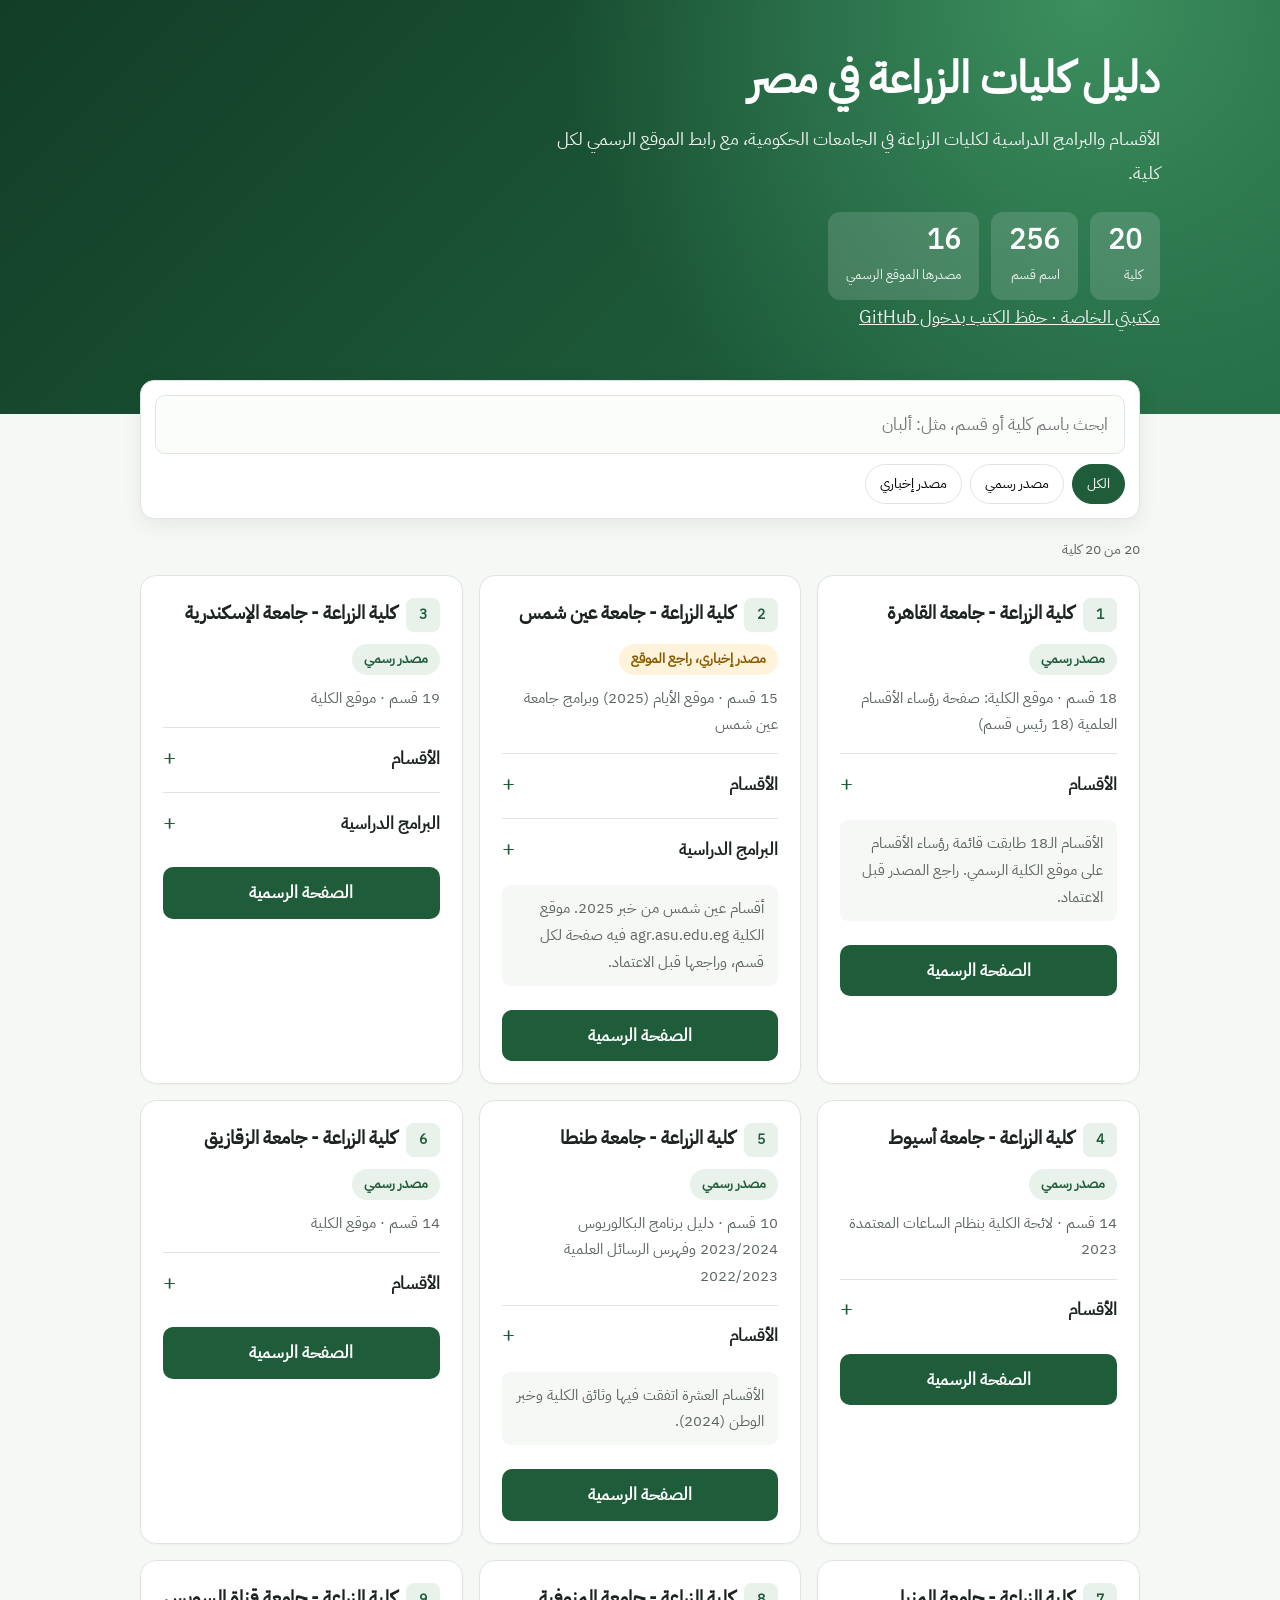
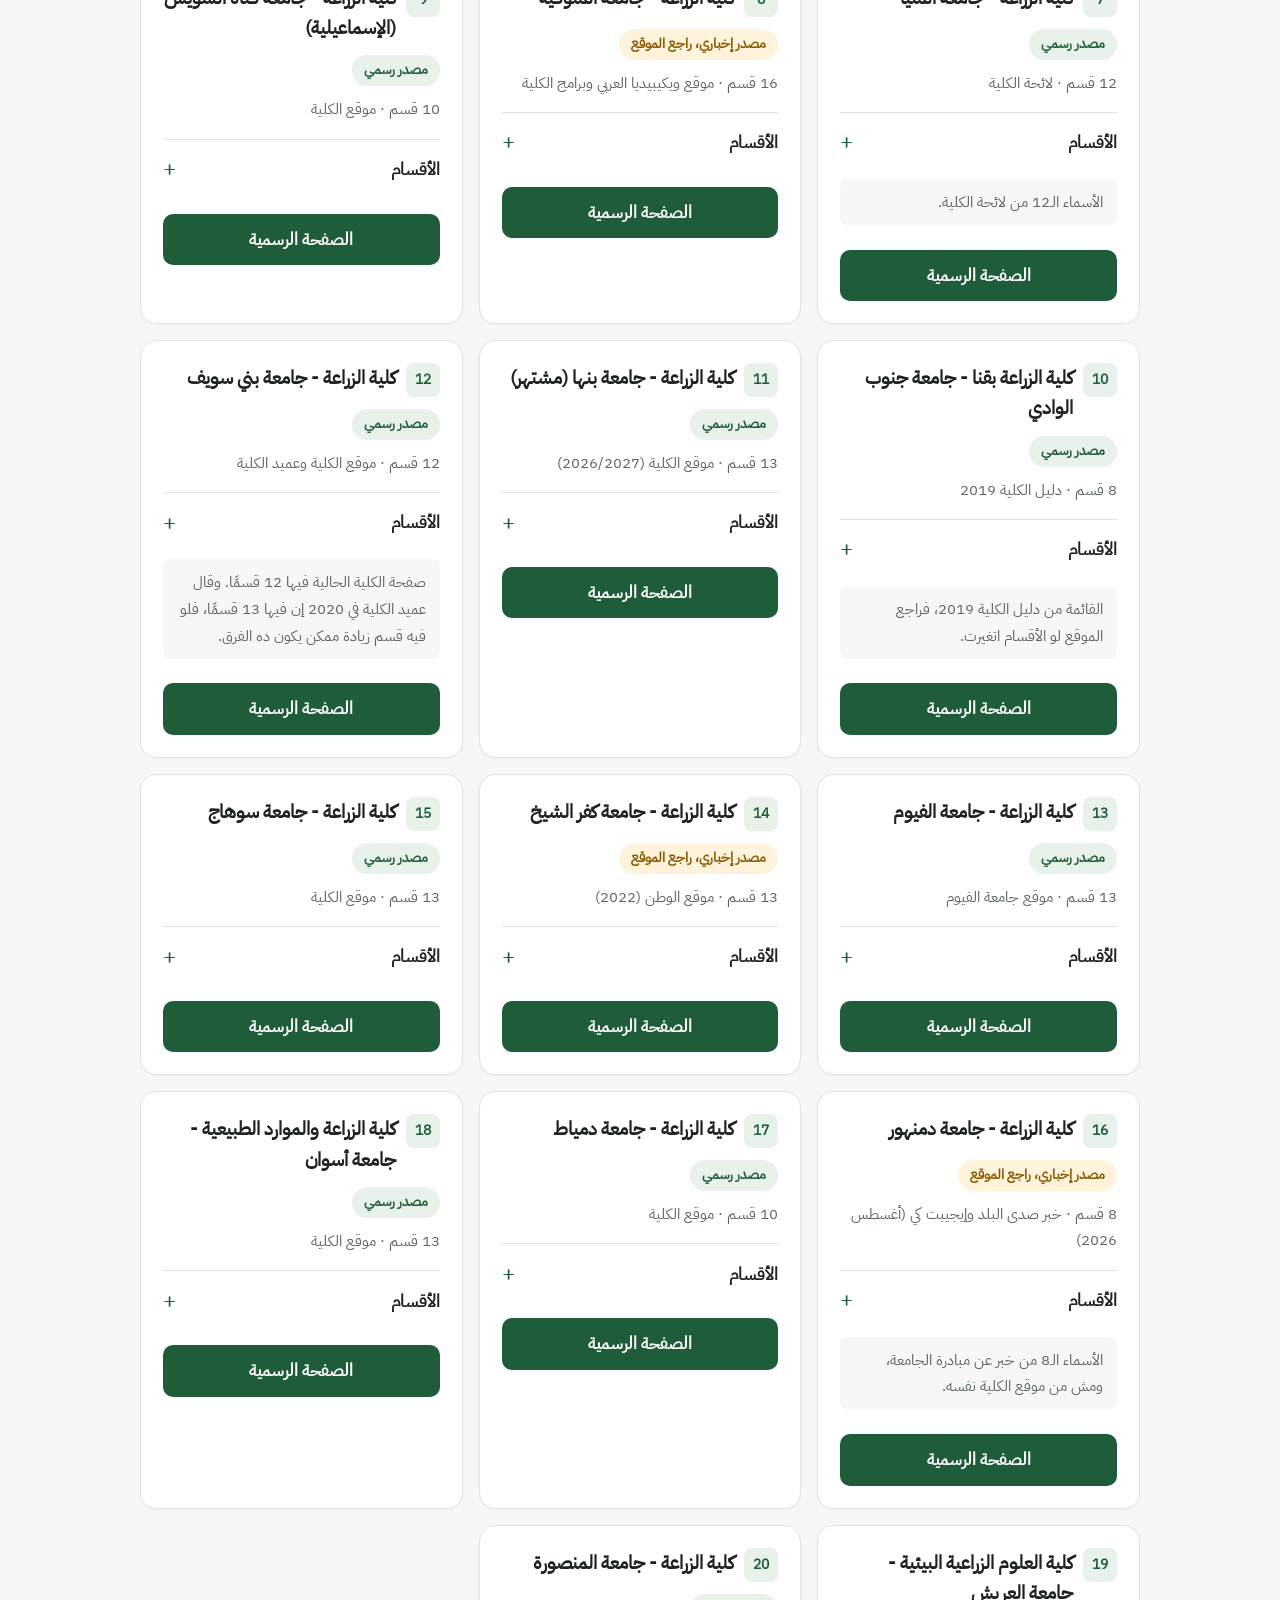
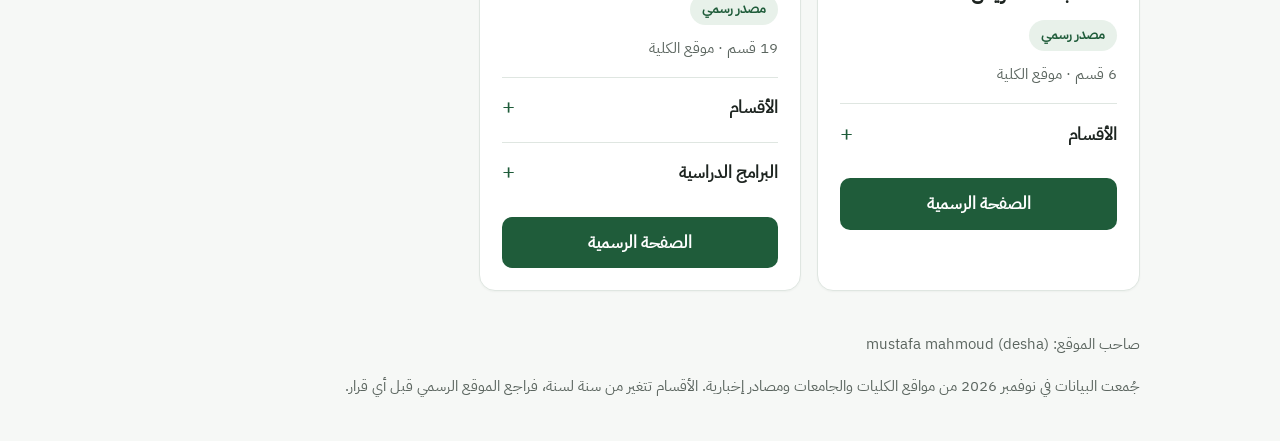
<file: index.html>
<!doctype html>
<html lang="ar" dir="rtl"><head><meta charset="utf-8"><meta name="viewport" content="width=device-width,initial-scale=1">
<title>دليل كليات الزراعة في مصر</title>
<meta name="description" content="أقسام وبرامج كليات الزراعة في الجامعات المصرية مع روابط المواقع الرسمية.">
<link rel="stylesheet" href="fonts.css?v=2">
<style>
:root{--g:#1f5c3a;--g2:#e8f1ea;--ink:#1d2420;--mut:#5b655f;--line:#dfe6e1;--bg:#f6f8f6}
*{box-sizing:border-box}
body{margin:0;font-family:"Plex Arabic","Segoe UI",Tahoma,Arial,sans-serif;font-size:17px;-webkit-font-smoothing:antialiased;background:var(--bg);color:var(--ink);line-height:1.85}
header{background:radial-gradient(circle at 85% 0,#3c8f5f 0,transparent 45%),linear-gradient(135deg,#123d27,#236b44);color:#fff;padding:48px 20px 80px}
.wrap{max-width:1040px;margin:0 auto;padding:0 20px}
header .wrap{padding:0}
h1{margin:0 0 12px;font-size:clamp(28px,5.5vw,44px);line-height:1.4;font-weight:700;letter-spacing:0}
header p{margin:0;max-width:620px;opacity:.92;font-size:18px;line-height:1.9}
.stats{display:flex;gap:12px;flex-wrap:wrap;margin-top:22px}
.stat{background:rgba(255,255,255,.14);border-radius:12px;padding:10px 18px}
.stat b{display:block;font-size:28px;line-height:1.3;font-weight:700}.stat span{font-size:13px;opacity:.9}
.tools{margin-top:-34px;background:#fff;border:1px solid var(--line);border-radius:14px;padding:14px;box-shadow:0 6px 20px rgba(20,50,30,.08);position:sticky;top:8px;z-index:5}
input{width:100%;padding:13px 16px;font:inherit;font-size:17px;border:1px solid var(--line);border-radius:10px;background:#fbfdfb}
input:focus{outline:2px solid var(--g);border-color:var(--g)}
.chips{display:flex;gap:8px;margin-top:10px;flex-wrap:wrap}
.chip{border:1px solid var(--line);background:#fff;border-radius:99px;padding:6px 14px;font:inherit;font-size:14px;cursor:pointer;min-height:40px}
.chip[aria-pressed=true]{background:var(--g);color:#fff;border-color:var(--g)}
.legend{margin:18px 0 6px;color:var(--mut);font-size:14px}
.grid{display:grid;grid-template-columns:repeat(auto-fill,minmax(310px,1fr));gap:16px;margin:12px 0 40px}
.card{background:#fff;border:1px solid var(--line);border-radius:16px;padding:22px;box-shadow:0 1px 2px rgba(20,50,30,.04);display:flex;flex-direction:column}
.top{display:flex;gap:10px;align-items:flex-start}
.num{background:var(--g2);color:var(--g);font-weight:700;border-radius:8px;min-width:34px;height:34px;display:grid;place-items:center;font-size:14px}
h2{font-size:19px;margin:0;line-height:1.6;font-weight:700}
.badge{display:inline-block;margin:12px 0 0;font-size:13.5px;font-weight:600;padding:3px 12px;border-radius:99px}
.ok{background:var(--g2);color:var(--g)}.warn{background:#fff3dc;color:#8a5a00}
.meta{color:var(--mut);font-size:14.5px;margin:10px 0;line-height:1.8}
details{margin:6px 0;border-top:1px solid var(--line);padding-top:8px}
summary{cursor:pointer;font-weight:600;min-height:44px;display:flex;align-items:center;justify-content:space-between;list-style:none}summary::-webkit-details-marker{display:none}summary::after{content:"+";font-size:22px;color:var(--g);font-weight:400}details[open] summary::after{content:"\2212"}
ul{margin:8px 0;padding-inline-start:20px}li{margin:2px 0}
.note{background:#f6f8f6;border-radius:8px;padding:10px 14px;font-size:14.5px;color:var(--mut);margin:8px 0}
a.btn{margin-top:16px;display:inline-block;text-align:center;padding:10px 14px;border-radius:10px;background:var(--g);color:#fff;text-decoration:none;font-weight:600}
.empty{padding:40px;text-align:center;color:var(--mut)}
footer{color:var(--mut);font-size:14.5px;line-height:1.9;padding:0 0 40px}
.blessing{position:fixed;bottom:18px;left:18px;z-index:20;max-width:calc(100vw - 36px);background:#fff;color:#1f5c3a;border:1px solid #bfd5c5;border-radius:14px;padding:12px 18px;box-shadow:0 6px 24px #123d2722;font-size:18px;pointer-events:none}.blessing[hidden]{display:none}
</style></head><body>
<header><div class="wrap">
<h1>دليل كليات الزراعة في مصر</h1>
<p>الأقسام والبرامج الدراسية لكليات الزراعة في الجامعات الحكومية، مع رابط الموقع الرسمي لكل كلية.</p>
<div class="stats"><div class="stat"><b id="s1"></b><span>كلية</span></div><div class="stat"><b id="s2"></b><span>اسم قسم</span></div><div class="stat"><b id="s3"></b><span>مصدرها الموقع الرسمي</span></div></div>
<p><a href="library.html?v=4" style="color:#fff;text-decoration:underline">مكتبتي الخاصة · حفظ الكتب بدخول GitHub</a></p>
</div></header>
<div class="wrap">
<div class="tools"><input id="q" type="search" placeholder="ابحث باسم كلية أو قسم، مثل: ألبان" aria-label="بحث">
<div class="chips"><button class="chip" data-f="all" aria-pressed="true">الكل</button><button class="chip" data-f="official" aria-pressed="false">مصدر رسمي</button><button class="chip" data-f="news" aria-pressed="false">مصدر إخباري</button></div></div>
<p class="legend" id="count"></p>
<div class="grid" id="list"></div>
<footer><p>صاحب الموقع: <bdi dir="ltr">mustafa mahmoud (desha)</bdi></p>جُمعت البيانات في نوفمبر 2026 من مواقع الكليات والجامعات ومصادر إخبارية. الأقسام تتغير من سنة لسنة، فراجع الموقع الرسمي قبل أي قرار. </footer>
</div>
<script>
let F=[];let filter='all';
const esc=s=>String(s).replace(/[&<>"]/g,c=>({'&':'&amp;','<':'&lt;','>':'&gt;','"':'&quot;'}[c]));
const lst=a=>'<ul>'+a.map(x=>'<li>'+esc(x)+'</li>').join('')+'</ul>';
function stats(){document.getElementById('s1').textContent=F.length;document.getElementById('s2').textContent=F.reduce((n,f)=>n+(f.depts||[]).length,0);document.getElementById('s3').textContent=F.filter(f=>f.official).length}
function render(){
 const t=document.getElementById('q').value.trim();
 const shown=F.filter(f=>(filter==='all'||(filter==='official')===!!f.official)&&(!t||[f.name,...(f.depts||[]),...(f.programs||[])].some(s=>s.includes(t))));
 document.getElementById('count').textContent=shown.length+' من '+F.length+' كلية';
 document.getElementById('list').innerHTML=shown.length?shown.map(f=>'<article class="card"><div class="top"><div class="num">'+f.number+'</div><h2>'+esc(f.name)+'</h2></div>'
 +'<div><span class="badge '+(f.official?'ok':'warn')+'">'+(f.official?'مصدر رسمي':'مصدر إخباري، راجع الموقع')+'</span></div>'
 +'<div class="meta">'+esc((f.depts||[]).length)+' قسم'+(f.count&&f.count!==(f.depts||[]).length?' (المعلن '+f.count+')':'')+' · '+esc(f.source)+'</div>'
 +((f.depts||[]).length?'<details'+(t?' open':'')+'><summary>الأقسام</summary>'+lst(f.depts)+'</details>':'')
 +((f.programs||[]).length?'<details><summary>البرامج الدراسية</summary>'+lst(f.programs)+'</details>':'')
 +(f.note?'<div class="note">'+esc(f.note)+'</div>':'')
 +(f.url?'<a class="btn" href="'+esc(f.url)+'" target="_blank" rel="noopener">الصفحة الرسمية</a>':'')+'</article>').join(''):'<div class="empty">مفيش نتيجة. جرّب كلمة أقصر.</div>';
}
document.getElementById('q').addEventListener('input',render);
document.querySelectorAll('.chip').forEach(b=>b.addEventListener('click',()=>{filter=b.dataset.f;document.querySelectorAll('.chip').forEach(x=>x.setAttribute('aria-pressed',x===b));render()}));
fetch('data.json', {cache:'no-store'}).then(r=>r.json()).then(d=>{F=d;stats();render()}).catch(()=>{document.getElementById('list').innerHTML='<div class="empty">تعذّر تحميل البيانات (data.json).</div>'});
</script><div id="blessing" class="blessing" role="status" aria-live="polite" hidden></div>
<script>
(()=>{const phrases=['صلّ على رسول الله','صلّ على النبي','صلّ على الحبيب المصطفى'];const box=document.getElementById('blessing');let i=0;function show(){if(document.hidden)return;box.textContent=phrases[i++%phrases.length];box.hidden=false;setTimeout(()=>{box.hidden=true},5000)}setInterval(show,60000);})();
</script>
</body></html>
</file>
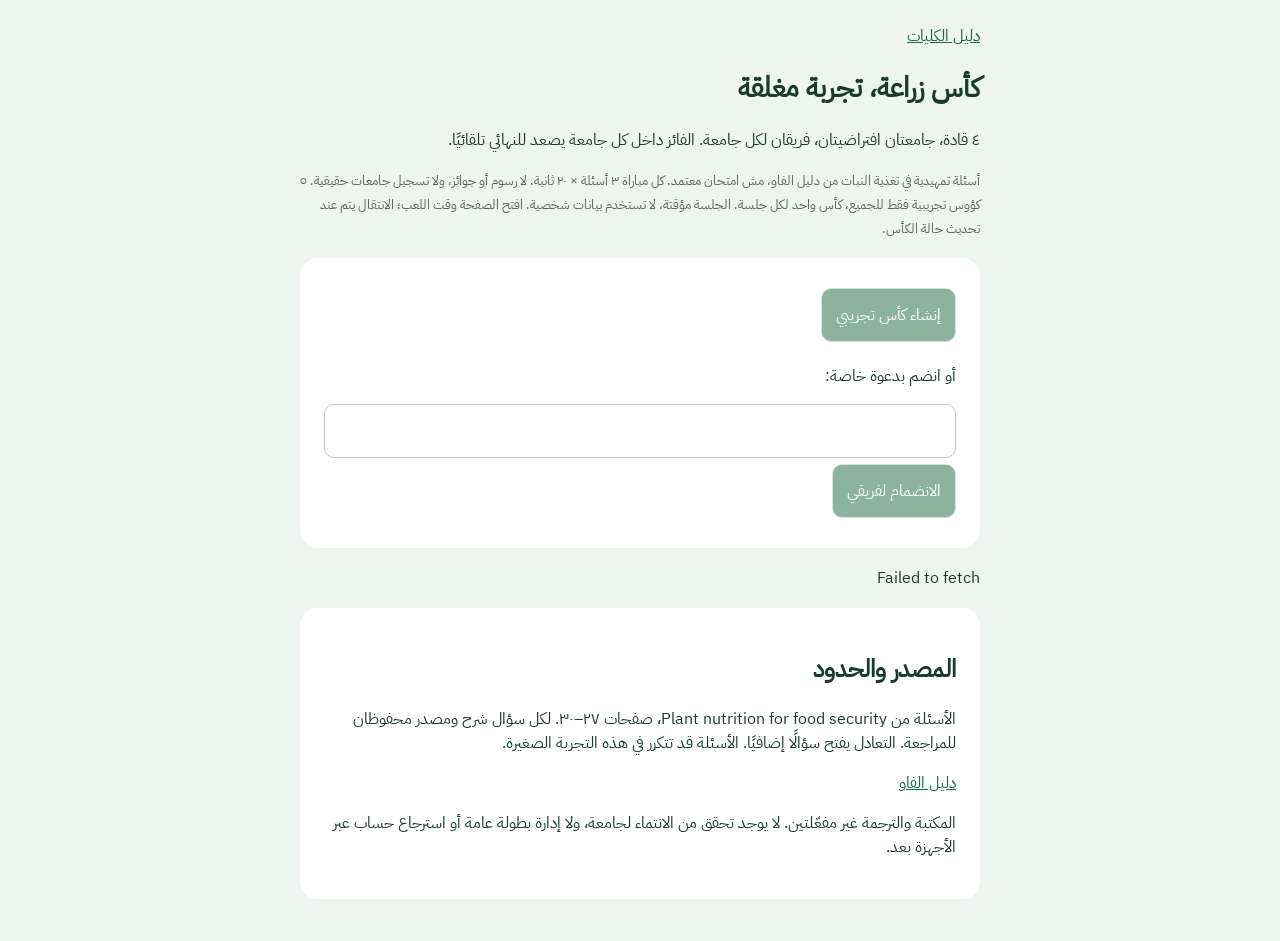
<file: agri-cup.html>
<!doctype html><html lang="ar" dir="rtl"><meta charset="utf-8"><meta name="viewport" content="width=device-width,initial-scale=1"><title>كأس زراعة، تجربة مغلقة</title><link rel="stylesheet" href="fonts.css"><style>body{font-family:'Plex Arabic',sans-serif;background:#eef4ef;color:#173c2c;margin:0;padding:24px}main{max-width:680px;margin:auto}section{background:white;padding:24px;border-radius:18px;margin:18px 0}h1{font-size:28px}button,input{font:inherit;padding:14px;border-radius:10px;border:1px solid #b9cebf}button{background:#1b6944;color:white;cursor:pointer;margin:6px 0}button:disabled{opacity:.5}input{width:100%;box-sizing:border-box;direction:ltr}#options{display:grid;gap:8px}#options button{background:#f1f7f3;color:#173c2c;text-align:right}#clock{font-size:30px;font-weight:bold}small{color:#53685b}.hidden{display:none}.error{color:#a52c2c}a{color:#1b6944}#result{font-size:22px}</style><main><a href="./">دليل الكليات</a><h1>كأس زراعة، تجربة مغلقة</h1><p>٤ قادة، جامعتان افتراضيتان، فريقان لكل جامعة. الفائز داخل كل جامعة يصعد للنهائي تلقائيًا.</p><small>أسئلة تمهيدية في تغذية النبات من دليل الفاو، مش امتحان معتمد. كل مباراة ٣ أسئلة × ٢٠ ثانية. لا رسوم أو جوائز، ولا تسجيل جامعات حقيقية. ٥ كؤوس تجريبية فقط للجميع، كأس واحد لكل جلسة. الجلسة مؤقتة، لا تستخدم بيانات شخصية. افتح الصفحة وقت اللعب؛ الانتقال يتم عند تحديث حالة الكأس.</small><section id="lobby"><button id="create" disabled>إنشاء كأس تجريبي</button><p>أو انضم بدعوة خاصة:</p><input id="invite" aria-label="دعوة الفريق"><button id="join" disabled>الانضمام لفريقي</button></section><section id="share" class="hidden"><h2>دعوات القادة الثلاثة</h2><p>كل دعوة لشخص واحد في متصفح منفصل. لا تنشرها.</p><div id="links"></div></section><section id="cup" class="hidden"><h2 id="team"></h2><p id="cupstatus"></p><div id="bracket"></div></section><section id="game" class="hidden"><div id="status"></div><div id="clock"></div><h2 id="prompt"></h2><div id="options"></div><p id="accepted"></p></section><p id="notice" role="status"></p><section><h2>المصدر والحدود</h2><p>الأسئلة من Plant nutrition for food security، صفحات ٢٧–٣٠. لكل سؤال شرح ومصدر محفوظان للمراجعة. التعادل يفتح سؤالًا إضافيًا. الأسئلة قد تتكرر في هذه التجربة الصغيرة.</p><a href="https://www.fao.org/fileadmin/templates/soilbiodiversity/Downloadable_files/fpnb16.pdf" target="_blank" rel="noopener">دليل الفاو</a><p>المكتبة والترجمة غير مفعّلتين. لا يوجد تحقق من الانتماء لجامعة، ولا إدارة بطولة عامة أو استرجاع حساب عبر الأجهزة بعد.</p></section></main><script>
const CFG={"key": "sb_publishable_8Q4O4kQQ9sCo50bUcKYpFw_rPio3EKA", "url": "https://lpzulcmtchuizdelmdxx.supabase.co"};
const $=id=>document.getElementById(id);let session,tour,current,offset=0,busy=false,ended=false,matchId;
const messages={'Closed cup pilot capacity reached':'سعة الكؤوس التجريبية خلصت.','One cup test per session':'أنشأت كأسًا بالفعل في الجلسة دي.','Invitation already used':'الدعوة مستخدمة بالفعل.','One team per captain':'كل قائد يقدر ينضم لفريق واحد فقط.','Invalid invitation':'الدعوة غير صحيحة.'};
function notice(s){$('notice').textContent=s}
async function req(path,body,auth=false){const r=await fetch(CFG.url+path,{method:'POST',headers:{apikey:CFG.key,'Content-Type':'application/json',...(auth?{Authorization:'Bearer '+session.access_token}:{})},body:JSON.stringify(body)});const d=await r.json();if(!r.ok)throw Error(messages[d.message]||d.message||d.msg||'تعذر الاتصال');return d}
const rpc=(n,p)=>req('/rest/v1/rpc/'+n,p,true);
function invitations(items){$('links').replaceChildren();for(const item of items){const label=document.createElement('p');label.textContent='الفريق '+item.team;const input=document.createElement('input');const u=new URL(location.href);u.search='';u.searchParams.set('invite',item.invite);input.value=u.href;input.readOnly=true;input.onclick=()=>input.select();$('links').append(label,input)}$('share').classList.remove('hidden')}
async function init(){try{session=JSON.parse(sessionStorage.getItem('agri_session'))}catch{}if(!session||session.expires_at<Date.now()/1000+60){session=await req('/auth/v1/signup',{});sessionStorage.setItem('agri_session',JSON.stringify(session))}const inv=new URL(location.href).searchParams.get('invite');if(inv)$('invite').value=inv;$('create').disabled=false;$('join').disabled=false;tour=sessionStorage.getItem('agri_tour');const saved=sessionStorage.getItem('agri_invites');if(saved)invitations(JSON.parse(saved));if(tour)play()}
function play(){sessionStorage.setItem('agri_tour',tour);$('lobby').classList.add('hidden');$('cup').classList.remove('hidden');poll()}
$('create').onclick=async()=>{try{$('create').disabled=true;const g=await rpc('agri_create_test',{});tour=g.tournament_id;sessionStorage.setItem('agri_invites',JSON.stringify(g.invitations));invitations(g.invitations);play()}catch(e){notice(e.message);$('create').disabled=false}};
$('join').onclick=async()=>{try{$('join').disabled=true;let inv=$('invite').value.trim();if(inv.includes('://'))inv=new URL(inv).searchParams.get('invite');const g=await rpc('agri_claim',{p_invite:inv});tour=g.tournament_id;play()}catch(e){notice(e.message);$('join').disabled=false}};
async function answer(option){if(busy)return;busy=true;document.querySelectorAll('#options button').forEach(b=>b.disabled=true);try{await rpc('agri_answer',{p_match:matchId,p_ordinal:current.question.ordinal,p_option:option,p_request:crypto.randomUUID()});$('accepted').textContent='إجابتك اتحفظت'}catch(e){notice(e.message)}finally{busy=false}}
async function poll(){if(ended)return;try{const cup=await rpc('agri_cup',{p_tournament:tour});notice('');$('team').textContent=cup.team_name;$('cupstatus').textContent=cup.champion?'بطل الكأس: '+cup.champion:'تابع مباريات جامعتك والنهائي';$('bracket').replaceChildren(...cup.bracket.map(m=>{const p=document.createElement('p');const stage=m.stage==='qualifier'?'داخل الجامعة':'النهائي';const st={pending:'في انتظار الفائزين',ready:'في انتظار القادة',live:'جارية','tie-break':'تعادل، سؤال إضافي',complete:'انتهت'}[m.status]||m.status;p.textContent=stage+': '+(m.team_a||'لم يتحدد')+' × '+(m.team_b||'لم يتحدد')+' | '+st+(m.winner?' | فاز '+m.winner:'');return p}));
if(cup.champion){ended=true;$('game').classList.add('hidden');$('share').classList.add('hidden');return}
matchId=cup.active_match;if(!matchId){$('game').classList.add('hidden');return}const s=await rpc('agri_state',{p_match:matchId});current=s;offset=Date.parse(s.server_time)-Date.now();$('game').classList.remove('hidden');$('status').textContent=s.status==='tie-break'?'تعادل، سؤال إضافي':'مباراتك';if(s.question){$('share').classList.add('hidden');$('prompt').textContent=s.question.prompt;const key=matchId+':'+s.question.ordinal+':'+s.answered;if($('options').dataset.key!==key){$('options').dataset.key=key;$('accepted').textContent=s.answered?'إجابتك اتحفظت':'';$('options').replaceChildren(...s.question.options.map((v,i)=>{const b=document.createElement('button');b.textContent=v;b.disabled=s.answered;b.onclick=()=>answer(i);return b}))}}else{$('prompt').textContent='استعد للسؤال التالي';$('options').replaceChildren()}}
catch(e){notice('تعذر التحديث: '+e.message+'. التوقيت على الخادم مستمر.')}finally{if(!ended)setTimeout(poll,2500)}}
setInterval(()=>{if(!current||ended)return;const t=current.question?.closes_at||current.starts_at;$('clock').textContent=t?Math.max(0,Math.ceil((Date.parse(t)-Date.now()-offset)/1000))+' ث':''},250);init().catch(e=>notice(e.message));
</script></html>
</file>
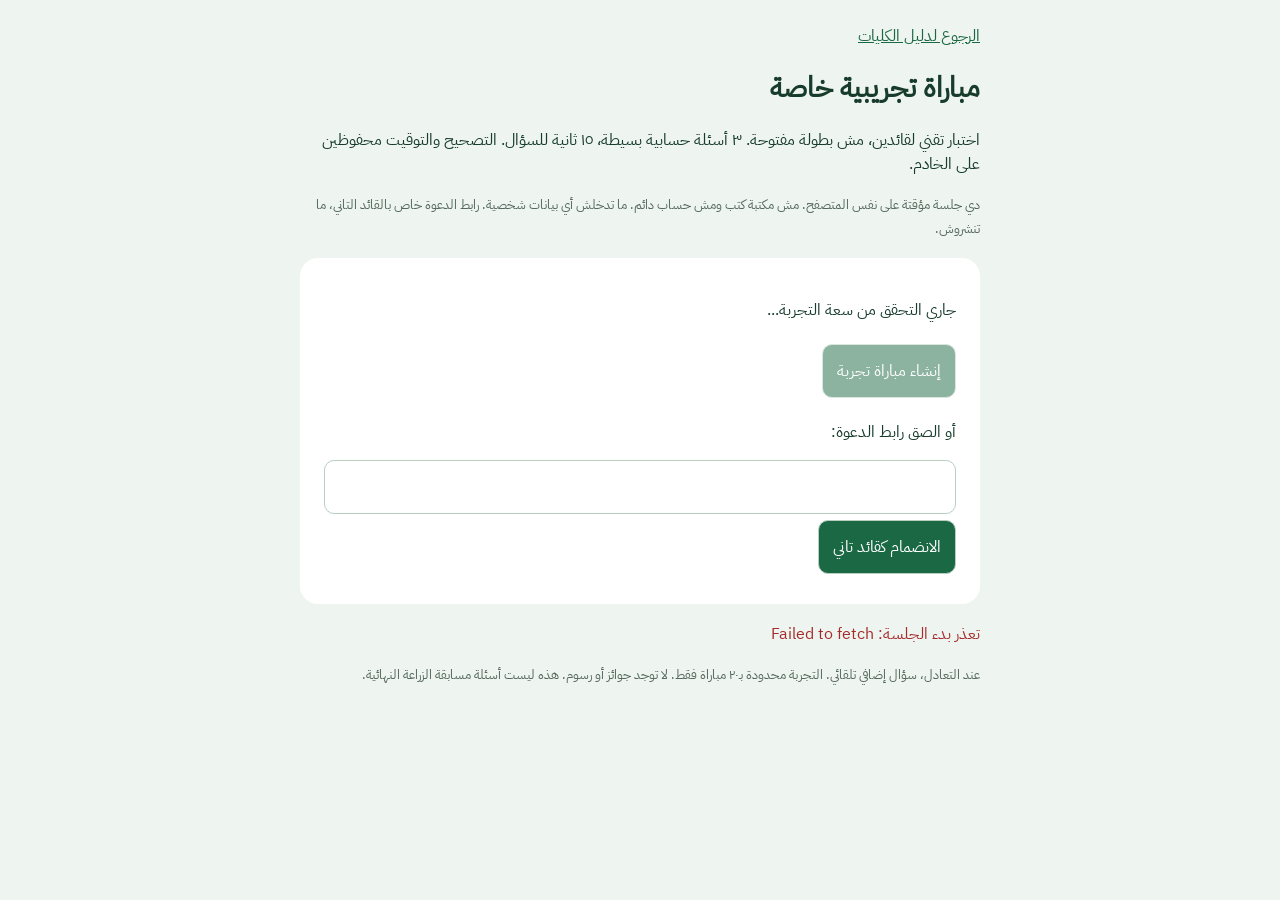
<file: cup.html>
<!doctype html><html lang="ar" dir="rtl"><meta charset="utf-8"><meta name="viewport" content="width=device-width,initial-scale=1"><title>مباراة تجريبية خاصة</title><link rel="stylesheet" href="fonts.css"><style>body{font-family:'Plex Arabic',sans-serif;background:#eef4ef;color:#173c2c;margin:0;padding:24px}main{max-width:680px;margin:auto}section{background:white;padding:24px;border-radius:18px;margin:18px 0}h1{font-size:28px}button,input{font:inherit;padding:14px;border-radius:10px;border:1px solid #b9cebf}button{background:#1b6944;color:white;cursor:pointer;margin:6px 0}button:disabled{opacity:.5}input{width:100%;box-sizing:border-box;direction:ltr}#options{display:grid;gap:8px}#options button{background:#f1f7f3;color:#173c2c;text-align:right}#clock{font-size:30px;font-weight:bold}small{color:#53685b}.hidden{display:none}.error{color:#a52c2c}a{color:#1b6944}#result{font-size:22px}</style><main><a href="./">الرجوع لدليل الكليات</a><h1>مباراة تجريبية خاصة</h1><p>اختبار تقني لقائدين، مش بطولة مفتوحة. ٣ أسئلة حسابية بسيطة، ١٥ ثانية للسؤال. التصحيح والتوقيت محفوظين على الخادم.</p><small>دي جلسة مؤقتة على نفس المتصفح. مش مكتبة كتب ومش حساب دائم. ما تدخلش أي بيانات شخصية. رابط الدعوة خاص بالقائد التاني، ما تنشروش.</small><section id="lobby"><p id="capacity">جاري التحقق من سعة التجربة...</p><button id="create" disabled>إنشاء مباراة تجربة</button><p>أو الصق رابط الدعوة:</p><input id="invite" aria-label="رابط الدعوة"><button id="join">الانضمام كقائد تاني</button></section><section id="share" class="hidden"><p>ابعت الرابط ده للقائد التاني، أو افتحه في متصفح مختلف/نافذة خاصة:</p><input id="sharelink" readonly aria-label="دعوة خاصة"><button id="copy">نسخ الرابط</button><p>المباراة تبدأ تلقائيًا بعد دخول القائد التاني بـ١٠ ثواني.</p></section><section id="game" class="hidden"><div id="status"></div><div id="clock"></div><h2 id="prompt"></h2><div id="options"></div><p id="accepted"></p><div id="result"></div></section><p id="notice" role="status"></p><small>عند التعادل، سؤال إضافي تلقائي. التجربة محدودة بـ٢٠ مباراة فقط. لا توجد جوائز أو رسوم. هذه ليست أسئلة مسابقة الزراعة النهائية.</small></main><script>
const CFG={"key": "sb_publishable_8Q4O4kQQ9sCo50bUcKYpFw_rPio3EKA", "url": "https://lpzulcmtchuizdelmdxx.supabase.co"};
const $=id=>document.getElementById(id);let session,match,offset=0,current,ended=false,busy=false;
function notice(s,error=false){$('notice').textContent=s;$('notice').className=error?'error':''}
async function request(path,body,auth=false){const r=await fetch(CFG.url+path,{method:'POST',headers:{apikey:CFG.key,'Content-Type':'application/json',...(auth?{Authorization:'Bearer '+session.access_token}:{})},body:JSON.stringify(body)});const data=await r.json();if(!r.ok)throw new Error(({'Private pilot capacity reached':'سعة التجربة خلصت، مفيش إنشاء مباريات جديدة دلوقتي.','Pilot limit reached':'وصلت لحد المباريات المسموح للجلسة دي.','Invitation already used':'الدعوة دي استخدمها قائد تاني بالفعل.','Use a different browser or private window for captain B':'افتح الدعوة في متصفح مختلف أو نافذة خاصة للقائد التاني.'})[data.message]||data.message||data.msg||'تعذر الاتصال');return data}
async function init(){let saved;try{saved=JSON.parse(sessionStorage.getItem('cup_session'))}catch{}if(saved&&saved.expires_at>Date.now()/1000+60)session=saved;else{session=await request('/auth/v1/signup',{});sessionStorage.setItem('cup_session',JSON.stringify(session))}const invitation=new URL(location.href).searchParams.get('invite');if(invitation)$('invite').value=invitation;const remaining=await rpc('cup_pilot_capacity',{});$('capacity').textContent=remaining>0?'متبقي '+remaining+' مباراة تجربة للجميع من أصل ٢٠.':'سعة التجربة خلصت، مفيش إنشاء مباريات جديدة دلوقتي. المباريات القائمة تفضل شغالة.';$('create').disabled=remaining<=0;const last=sessionStorage.getItem('cup_match');if(last){match=last;play()}}
async function rpc(name,body){return request('/rest/v1/rpc/'+name,body,true)}
function play(){sessionStorage.setItem('cup_match',match);$('lobby').classList.add('hidden');$('game').classList.remove('hidden');poll()}
$('create').onclick=async()=>{try{$('create').disabled=true;const g=await rpc('cup_create_pilot',{});match=g.match_id;const u=new URL(location.href);u.search='';u.searchParams.set('invite',g.invite);$('sharelink').value=u.href;$('share').classList.remove('hidden');play()}catch(e){notice(e.message,true);$('create').disabled=false}};
$('join').onclick=async()=>{try{$('join').disabled=true;let inv=$('invite').value.trim();if(inv.includes('://'))inv=new URL(inv).searchParams.get('invite');const g=await rpc('cup_join_pilot',{p_invite:inv});match=g.match_id;play()}catch(e){notice(e.message,true);$('join').disabled=false}};
$('copy').onclick=async()=>{try{await navigator.clipboard.writeText($('sharelink').value);notice('تم نسخ الدعوة')}catch{$('sharelink').select();notice('حدد الرابط وانسخه')}};
async function answer(opt){if(busy)return;busy=true;document.querySelectorAll('#options button').forEach(b=>b.disabled=true);const payload={p_match:match,p_ordinal:current.question.ordinal,p_option:opt,p_request:crypto.randomUUID()};try{await rpc('cup_answer',payload);$('accepted').textContent='إجابتك اتحفظت. النتيجة بعد نهاية المباراة.'}catch(e){notice(e.message,true)}finally{busy=false;await poll(false)}}
async function poll(schedule=true){if(ended)return;try{const s=await rpc('cup_state',{p_match:match});offset=Date.parse(s.server_time)-Date.now();current=s;notice('');if(s.status!=='pending')$('share').classList.add('hidden');$('status').textContent=s.status==='pending'?'مستني القائد التاني':s.status==='complete'?'المباراة انتهت':s.status==='tie-break'?'تعادل، سؤال إضافي':'المباراة بدأت';if(s.question){$('prompt').textContent=s.question.prompt;const key=String(s.question.ordinal)+':'+s.answered;if($('options').dataset.key!==key){$('options').dataset.key=key;$('options').replaceChildren(...s.question.options.map((v,i)=>{const b=document.createElement('button');b.textContent=v;b.disabled=s.answered;b.onclick=()=>answer(i);return b}));$('accepted').textContent=s.answered?'إجابتك اتحفظت':''}}else{$('prompt').textContent=s.status==='pending'?'':s.status==='complete'?'': 'استعد للسؤال التالي';$('options').replaceChildren()}
if(s.status==='complete'){ended=true;$('clock').textContent='';$('share').classList.add('hidden');$('result').textContent=(s.winner===s.team_id?'فريقك كسب!':'الفريق التاني كسب')+' | النقاط: '+'فريقك '+(s.scores?.[s.team_id]||0)+'، الفريق التاني '+Object.entries(s.scores||{}).filter(([id])=>id!==s.team_id).map(([,v])=>v).join('');sessionStorage.removeItem('cup_match')}}catch(e){notice('الاتصال اتقطع، بنحاول تاني. الوقت على الخادم مستمر.',true)}finally{if(schedule&&!ended)setTimeout(poll,2500)}}
setInterval(()=>{if(!current||ended)return;const until=current.question?.closes_at||current.starts_at;if(until)$('clock').textContent=Math.max(0,Math.ceil((Date.parse(until)-Date.now()-offset)/1000))+' ث'},250);init().catch(e=>notice('تعذر بدء الجلسة: '+e.message,true));
</script></html>
</file>
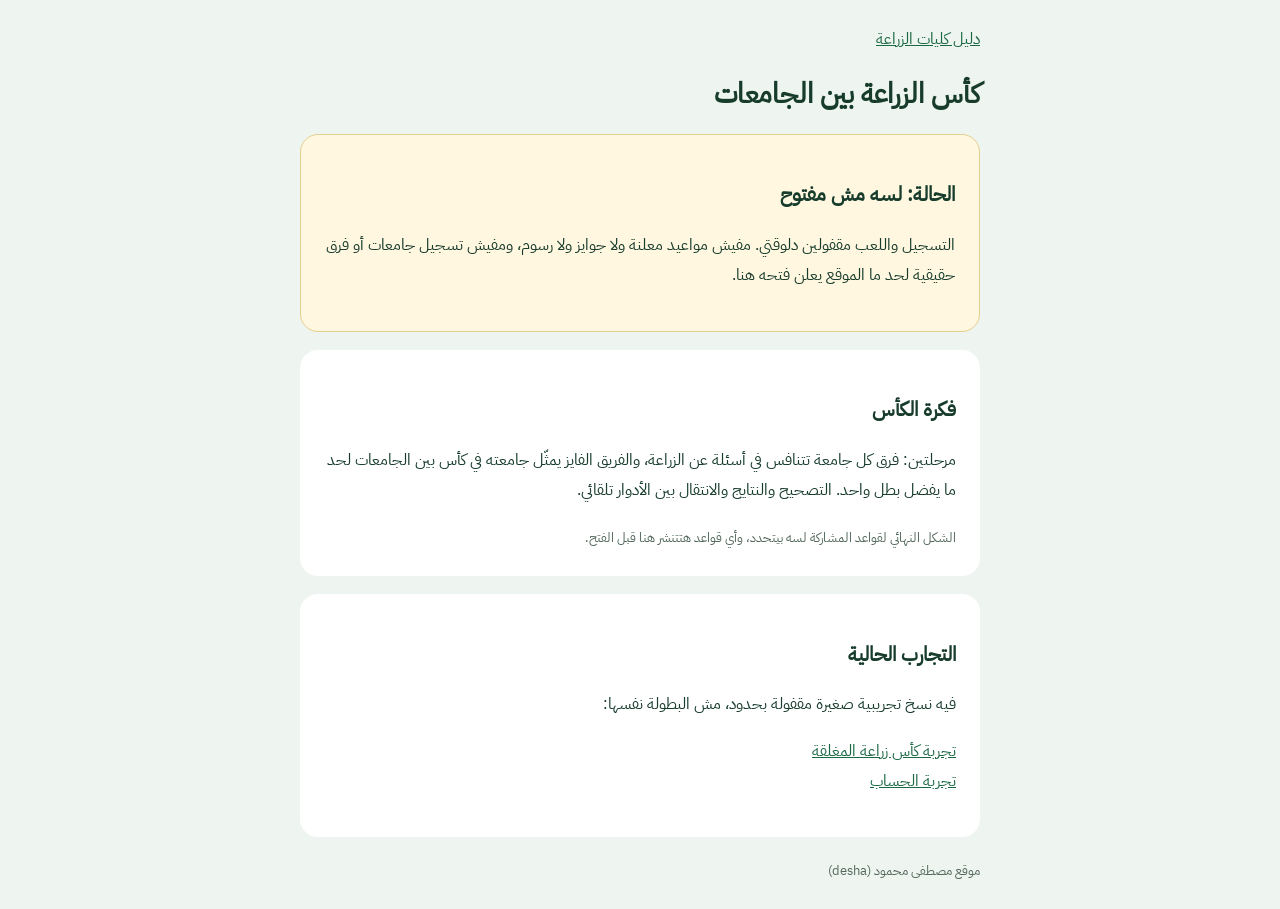
<file: media/cup-info.html>
<!doctype html><html lang="ar" dir="rtl"><meta charset="utf-8"><meta name="viewport" content="width=device-width,initial-scale=1"><title>كأس الزراعة، لسه مش مفتوح</title><link rel="stylesheet" href="../fonts.css"><style>body{font-family:"Plex Arabic","Segoe UI",Tahoma,Arial,sans-serif;background:#eef4ef;color:#173c2c;margin:0;padding:24px;line-height:1.9}main{max-width:680px;margin:auto}section{background:#fff;padding:24px;border-radius:18px;margin:18px 0}h1{font-size:28px;line-height:1.5}h2{font-size:20px}a{color:#1b6944}.status{background:#fff7e0;border:1px solid #e3cf8f}small{color:#53685b}</style><main><a href="../">دليل كليات الزراعة</a><h1>كأس الزراعة بين الجامعات</h1><section class="status"><h2>الحالة: لسه مش مفتوح</h2><p>التسجيل واللعب مقفولين دلوقتي. مفيش مواعيد معلنة ولا جوايز ولا رسوم، ومفيش تسجيل جامعات أو فرق حقيقية لحد ما الموقع يعلن فتحه هنا.</p></section><section><h2>فكرة الكأس</h2><p>مرحلتين: فرق كل جامعة تتنافس في أسئلة عن الزراعة، والفريق الفايز يمثّل جامعته في كأس بين الجامعات لحد ما يفضل بطل واحد. التصحيح والنتايج والانتقال بين الأدوار تلقائي.</p><small>الشكل النهائي لقواعد المشاركة لسه بيتحدد، وأي قواعد هتتنشر هنا قبل الفتح.</small></section><section><h2>التجارب الحالية</h2><p>فيه نسخ تجريبية صغيرة مقفولة بحدود، مش البطولة نفسها:</p><p><a href="../agri-cup.html?v=2">تجربة كأس زراعة المغلقة</a><br><a href="../cup.html?v=pilot2">تجربة الحساب</a></p></section><small>موقع مصطفى محمود (desha)</small></main>
</file>
<file: fonts.css>
/*
Copyright © 2017 IBM Corp. with Reserved Font Name "Plex"

This Font Software is licensed under the SIL Open Font License, Version 1.1.

This license is copied below, and is also available with a FAQ at: http://scripts.sil.org/OFL


-----------------------------------------------------------
SIL OPEN FONT LICENSE Version 1.1 - 26 February 2007
-----------------------------------------------------------

PREAMBLE
The goals of the Open Font License (OFL) are to stimulate worldwide
development of collaborative font projects, to support the font creation
efforts of academic and linguistic communities, and to provide a free and
open framework in which fonts may be shared and improved in partnership
with others.

The OFL allows the licensed fonts to be used, studied, modified and
redistributed freely as long as they are not sold by themselves. The
fonts, including any derivative works, can be bundled, embedded, 
redistributed and/or sold with any software provided that any reserved
names are not used by derivative works. The fonts and derivatives,
however, cannot be released under any other type of license. The
requirement for fonts to remain under this license does not apply
to any document created using the fonts or their derivatives.

DEFINITIONS
"Font Software" refers to the set of files released by the Copyright
Holder(s) under this license and clearly marked as such. This may
include source files, build scripts and documentation.

"Reserved Font Name" refers to any names specified as such after the
copyright statement(s).

"Original Version" refers to the collection of Font Software components as
distributed by the Copyright Holder(s).

"Modified Version" refers to any derivative made by adding to, deleting,
or substituting -- in part or in whole -- any of the components of the
Original Version, by changing formats or by porting the Font Software to a
new environment.

"Author" refers to any designer, engineer, programmer, technical
writer or other person who contributed to the Font Software.

PERMISSION & CONDITIONS
Permission is hereby granted, free of charge, to any person obtaining
a copy of the Font Software, to use, study, copy, merge, embed, modify,
redistribute, and sell modified and unmodified copies of the Font
Software, subject to the following conditions:

1) Neither the Font Software nor any of its individual components,
in Original or Modified Versions, may be sold by itself.

2) Original or Modified Versions of the Font Software may be bundled,
redistributed and/or sold with any software, provided that each copy
contains the above copyright notice and this license. These can be
included either as stand-alone text files, human-readable headers or
in the appropriate machine-readable metadata fields within text or
binary files as long as those fields can be easily viewed by the user.

3) No Modified Version of the Font Software may use the Reserved Font
Name(s) unless explicit written permission is granted by the corresponding
Copyright Holder. This restriction only applies to the primary font name as
presented to the users.

4) The name(s) of the Copyright Holder(s) or the Author(s) of the Font
Software shall not be used to promote, endorse or advertise any
Modified Version, except to acknowledge the contribution(s) of the
Copyright Holder(s) and the Author(s) or with their explicit written
permission.

5) The Font Software, modified or unmodified, in part or in whole,
must be distributed entirely under this license, and must not be
distributed under any other license. The requirement for fonts to
remain under this license does not apply to any document created
using the Font Software.

TERMINATION
This license becomes null and void if any of the above conditions are
not met.

DISCLAIMER
THE FONT SOFTWARE IS PROVIDED "AS IS", WITHOUT WARRANTY OF ANY KIND,
EXPRESS OR IMPLIED, INCLUDING BUT NOT LIMITED TO ANY WARRANTIES OF
MERCHANTABILITY, FITNESS FOR A PARTICULAR PURPOSE AND NONINFRINGEMENT
OF COPYRIGHT, PATENT, TRADEMARK, OR OTHER RIGHT. IN NO EVENT SHALL THE
COPYRIGHT HOLDER BE LIABLE FOR ANY CLAIM, DAMAGES OR OTHER LIABILITY,
INCLUDING ANY GENERAL, SPECIAL, INDIRECT, INCIDENTAL, OR CONSEQUENTIAL
DAMAGES, WHETHER IN AN ACTION OF CONTRACT, TORT OR OTHERWISE, ARISING
FROM, OUT OF THE USE OR INABILITY TO USE THE FONT SOFTWARE OR FROM
OTHER DEALINGS IN THE FONT SOFTWARE.

*/
@font-face{font-family:'Plex Arabic';font-weight:400;font-display:swap;src:url("[data-uri]\
7VJQrxahXpfLQnuber2dWMK6H5AjLue2JbhUdGKIAkaLPzFMHEGq+AhnylVIl3ejSV6HUrmJsYoK6BXmd6JJtKBMnMBI2cz072hS+axjuWxj/TwTVzJOxhhZhjS5BQ3yCvjUrfDJBRguZyCJfcmRDSijsTSZxtBZNI0mmbJSk66kqXQpXUCFVOMwyY4v4xIeY6K4F5M1WYMclcjjjMMojke1yka1yLHH5mzG8/Er05spFVWUL75k/IJxCLKZzhaFHKdCFEvBfQgUi5GYYfsEuaId6aIWdaLW+lOUcxzKOSazkEZl4nbEkx/3W+M0tQkT40awX6W4VZNT2df1KFanY7zYB7/cgEz21y/[base64]/EZ6Lba6RDTSeJQYM7rMrGQ1zKN5xGc804lyNZRbea64fzn/Myw1wTXgJO9BpzrwIVaB4+9Np5Aqq3KrBHDXh8tvJ4tHEum5Vo0iGPW0dAacaE+Z9Tr5Q220WtIrxknvWaC66ac/V7N8dqBQtHF8/2A216P4WIN57mBDlQbgwOsn3ReJIf4RLJ1xLRJCLA66IBDF8vPoVSzTQK36aADRhfLzqFUsYL1463O/wuZaHWqC2Mnf4mdKO0djv9/iKsp3mqL4tk+6sNlAGEqWNbTs72U91THfTjIHN5j5nD+J7Hf4X4OpR/m2kzjdeL9NqrtUdwXG1WFvFNF7uYx+qAeYtsBxOdE9oCbHeGOAfIQr/FAaB4YfK6P+qf4nve3ea6Dv99e74eOKH7oSc3jfTXSLBeJKHI1NJx8nuPs1BphJt8ZY7HCKMNp0Yj9vKbR\
fBWdWss1FYu3+yZe4z5jIKdwHgXzO/uH7xh+V++6OMjr4cLtniLauP/oNvZS/qAda/q0sZfyB3VUz3Au1rEvsdrdDxHbhPpu+sB33DJXd0ZIDLyvBIlvIryJc/u0D94we/Q9ifuroBtdBJ910/jNZogOlpewjILbi13I6kNm73XW5/zWyepFZu913G6XSZvI7xm/C6/hMdFv0jpKijPp9EC0nuqxj61hvOQx0W/SOkqKM+n0QOS+tkZsvyucyB0Aj/NdfzHf1xZb2+ldcT6vSRRykHWiX4r5bRdiHTaxO8BZF6Bestqi8ag+pAPRqPeiiwP8htc1PT3E65b2TGEfoqnqwyL2M5rG6OLWsR8BPtf0hhCfW5rf5EFeR7pH3uML8TrSPfIRa8ltfZ3KtCvVHMZ7itOu/sY4+HmvbbPpbxVn/C/RffqXKf3tEiMxAtPEaagW36Fa3sL4Pcc5meV/IIfvvcM1caxnO5lBl7Dt6RgT1k7/NjjC/s0tx/4NcSm38fPZl8KotSNX/z4n9vJdai8a5Xi+29zLd5sS+ze6kiDPTvgGPQ2fpxD5cYnw4Tf41H7ky/XWOyreelVVIGtQC+unYKwni+di8R2d80VLWAxvxnMoixuLIk8VLWN/nrN/A00SzcgXV/HZ2MjnXiP73Mi+zWV/rmLfazFaLLfrc2Ntp65Gpm0OslQtYwmGqwWMDcxPZ7qO/Z7LfBVyVBPjKrqG5dcyX43RainzLbiNlqtiTKD3DZ1upRWOeIcxIcJbhrNM7yOJkh1lM6me47CGHqOj9Ci9QBa9TuuMB2gbdcsGkc/4KW0BrNl0M31IN9FdtIdaaL5xNwDB2EqXm+M94nKMbVgFL9v2V4uDaxshXcu5OpBMKXb+a7uMeauLcZSN15kx4EU7JkTwRRFqJwYh9KfTzvzJP6s7WB/5d7LMOsx/I5jvcTyRx+8oYpqsztDxvzaCfYnX52YdpFdNPBqqyzLt2pHEaFi/uJ1vsE+O\
8/FFdNtnxteHo/YYp7Bd+HWx89ZxcYF13D5+aug43KP1cSCy/BXnudptkwLnGRrnwY4+nmF40YFhQWI323JUPGlY6dmIi/4C7GPyMQAAeJx1lgd4VMUWx0+ZM7v0UEIX7y5dEAIICir9e2IDAgqGGiAhEFBAaggQmiAiKogUKVKCIp2AlABPVERAutQAu0FAEZAmNXM3eZMV3xOf3vv9Z+6cmbn73d/d+z8HAAgA2KqYbTHcq3wnADDWDjwQayMFoCbUh8bQARJgOIyCHIzAOlgXm2Jb7IbDcBROoydpK31HZ1ixl/NzJFfh7Zq10mV0V91bL9TX9H2d42nnSfEu8K7wrvNmF2xUbr4T4UQ6pZ1yjt+p5EQ5DZzmTn8nyZnkLHRSnU+d5c4qJ835wkl3tjlf+or6ivv8vkq+Gr5oXwdfF99s3zLfOt9G3xbfDt9OP/m1v5C/iD/SX9pfzl/N38If64+vuKfi3spFK79UrfCVzGt7DZlo86qJMZ1NNxNvepvXzQAz2CSZkWaMGWfeMhPNJDPZTDFTzUdmtplnPjELzRLzuVlpVpuvzDFzwmSY0yZozppz5heT4yo3rxvhFnNru/[base64]/iXDhhwjH/ZdwwTBhtITbmvamo+lqepgE08f0MwPNUJNsUh4i/L750Mw0cx4Q/swst4TXmiMPEb5gQi67edxCblG3llvXfdZt6rZyY9w4N8F93R3oJrnj3HfcKe70MOGbrglJqECoRMgXqhp6JnTDEs7K7p89xBLGnNuWcR6AnIBVai7w\
nJNWM8PsIWeKVYHs6VyCvbljOmT1PaWHXsrpnzM4N5J9KdzGAWStBrjf0/blAW7G/Rh7IRoeHJk1M5tnVsl8/EJxe0ZkciZmQtC+3aAbNMH7wbvBO8EJwfHBmOCFYGLu+vMvWpW2ync+37msc3cDs4MUyAIIdA4kB5ICfQLNAtUD1TJ2BzcHZgXsV1gqtfhG+UKOwz8cHo9HebTO0fV0jT9i9stL9FzPvfK+EF5zyfOzPX+y/dlwdLN3vj3neTd50732SbwJVml/7PZGesfn9pJP7/Q4//d7bz+4wHDTyWqY1VirWTjfEuxg1Yliqbvtu/+xy0YsPer7v/tQT/rAGlAEjwJQxazKWllCasTv82qZWqXS1Ia/f2qV+rfR6WqGbRdZpf1lZtk/3GfGn/bOUnPVApWqlqoVao1arzaprWr7Q6vDEbXjwehrtdO2u9TFh9ZkPjy2kUBu1OondVXdUdnhWLZ4f58VLfmliJSUclJBHpMoG4mSetIQct25p/XesbAQBsLLEAO9IRFS4C1oD63gFegH7eA1mALvwHvWO1pCH+gPfWEctJV9oEBAWxf32n9/XngdBsMbMF6PhXiYBwtgLiyCITBU9kASjIAeMB1aw3DZZR1+orwtk2QvemAYTJUjMhFGQpzMk49lvs0B5+Es/Ag/wTm4AD/DRbgKl+EK/Ao34RpchxtwCW7DfbgDd8HAPXgbspAREJFQQQ6cgC2wCTbDNkiHrfBv+BJ2wFfwNXwDu2EnfAe7YDscgB/gIByCo3AYJsEROAMZcApOQwBOQhC+hd9gD+yDW7AfXDgGITiOGjLloOyWQ3JUvpPv5bSckjNyTI5LUDIkIG9IPxkqfaSvDJM4GSSDZYiO1m30ID1UD9E99DD9jK6kO+rKEi/dpSefxQJYDsvwKizCh6wb3+QP8C5mUWWqSHVoEA3BRZhK02kWraA19DV9S0esN3fiznyMT/BJlY/uc0WuiSc4CS/yZF7Ge/mArqkT\
9GPap9tpv/02vfpR3UQ31RG6i35WP6KL6GJyVXfWdfTzkihdpKsk4A2uoAuhg49gMd0MI3kTb7bW4mIIb5MH7+MtzMY7VINqUnV6nGpRVXqMkmg8jaCRNJySaRSl0Gj8FD/DdbgUP8dluBxX4EqaQTNpDq2i1bSDjtM9CpGhHHJtVqnCHbkDD+Ba/ATX4W78JsdxD47n7piBp/A0nsFL+DNexut4hRdQNZ7C7/H7PI138R5ex+v5C97AK3gjH+cz/AOv5AAH+TbfkR78oU7Sw3UrPVAPtnlrgIyTsTZ75dUv6pf1m+Es1kA/rRvKeJ1fF9CiW9IYXEUfUxplYCEexQspimrTWBqH62kunaLTtt4ARu7CXTmWR/BI/BWv4jUM4GpcQ/OoLtWj+biW6qMfy3MGn+LTvIbX8l2+Z7PpJ7SAa9NTtmrJ5qoY5GQ+wkdxH6dxpK6rO1kffdLWLk/JNbmt28p1uaVf0bV0B11dd9P5dA1dURfXJXUJXcrWOGV1aR0D0dBGYm0G7wRdoTN0sbXTaBgD02A+LIcVskSWyRyZK5/IAlkoi2SxpMpKWSVrZLV8KdtlraTJellnPX6LbJCtmBcmSLpsks2ykYphEkZRUVsJ1KRIHI61qDSOxiepDI7Bp6gUpmA9W3mV5gIsXI4LUnPqRe2oGSXQq9SY4qgNNaF4ass9+UV+mvtyNDfh/hzDz3M/fo1b8CJewh/zpzyPl3KWXJYrckNuatQkIcmWLDG6sNyVe9qje+p4rs/t+Tm+gTOxJSZjbb6EU7EFHlOL1GK1WaXTMEzj/dJCnVEBlaWMNLHeuFtIWJqp/eqAdTqPNFeH1GH5lzquTvA563tF5TmVoU6plqqVilZt1CiVosaosaq2qqG6qO6qnWqvYlQHNUFNVJPUO6qBqqd6qkSsij7pJb0lWUbKGEmR4TJaR6n8upfKq6vp8qqQbq8idAVVQCeqwjqPisSC+ChWxrJYkVfzNiyKJfkwX8B3\
sRkWxhL4GxXBoViDp/IMvEfFcYStdA2VtDVuXapCjagHRVMlakjdqTU9Qc/TGzajDaa3aChNwMW4GZdgOn1ECzEOY2g2pWICdqKVtI620SZaSxtou63ivqFddJD22mpuDx2m/XSUMuk6XaSTdI5+o8uUxcylbBVdiavxo1yEo7guv8AN8CRm4gHsx8M5hSfyOPyF8uAkbMzv8nSew7N4OafzPv6RD/J5nIxNVRlVWZVQ5VVJVUEVV/7/AAIveQYAeJxdkD1OxDAQhcc4LOQGSBaSLSsUK6/oqVI4kVCaQCg8DT/SrkT2DkhpaFxwlqEzXS6GYJKNttjGM+/N6POzE4BrEuRt+BbiC5P4+0zgr38gB/nyvEkgnNZV70m8sjhzbKwNd9LpmmRRPwaLOup4v4261u9vW8qKufJgF/FWE3Sh5/[base64]/7hHVnReZlvbsisqckw2Y8EuWUmljeIzEnZ1l39klcXTZYJKN6lyTkTtWpShmS5NZxrOBNT/Goq2qan3GttxSECBa7kGt2XtMNS58zh+/T4s1o3eiv0aitbZMnfdItvg+b\
Z533ltGIrW273tWW0R9H/wD9w0sCAAAXAEMAYABAADYARwA8AGwASwAuACQAjAAyAEoAUgBiAEwAYgBkAE0AQAA6AEQAUABWAAAADP84AAwBSQAGAXEABgIEAAwCugAMAuQADAJeAAwAAHicVdd5nI9l28fx4/pVdyJpsYy0IiopUXc12ihLRCJJUiS53SjZIg3GMiMihhYplK1NqSwtFC1KiYxmsgtFxjA1iKzPu+f56/F6fV6Y87zO61i+x/e8JuJ//zz8/0leikiNijipZsTJ50Wc8i+8GXHqxRElpkacdgdWR5R8PKLUqXgo4vQnIkpXxOcRZ3wQUea1iDOr4e+Is8ZHnF0Xb0ec0y2i7Cl4NaJcGbwTUf7DiAp3oTAi7ZWIiudGnOud53pHpQb4JuK8Fng94vxW2BVxwfSIC3tHXHRPxMWNIiqLs3JGRJXTMDCiqp9V/S3iEu+7ZEtEtRER1a1V/zrisvOxKOLyFyNqDMWRiJpdI65sixMRV8mlllyuPhneU1uedeRcR27X/BRx7XsR1/n/9QcjbrgE16IznsdXEenl4GfpzWBvuvjTnVu3Ap7CVqjLjWfhvxDDjfPxe8RNWnBTGsZE3HwGvoy4ZSTkcmt9PIs1EfW64GhEfXWtL9/68qm/IuL2EhENFuDXiIaXRTQaHtHYmXf0iGiyOaLpjIg7v4hodi/+jGjeBGsj7poY0eKTiLvV/e6Z2B/Rsirk3/JARCvrrbZDre7xvnuc0boU1Kq15+9V/3s7QG5t5Nnm5Yj7xNK2PHZE3C+eB8TfPj3iwesjHromooO/O14OtXlkSERn611OiuhaHNHNu7vrdQ+xPF4noufpEU9Y76UmvSZE9FH/fvLv3y9ioLWB9Pq0vRnyGXRVxGDvHLITzs4UT6afZdJEJq1mPonnIobp+XD/HrEYedgTkUWbWfSR9QiehryzaDRLX7M2RmTra7a+Zuv3SPmNvAjyGEmfI/8DeTzzBpZEjL4T\
znnWLIyhjTFzQH9jNkFNx5YG/YzV9LGtoUdj6XSs2RhLD2N/iHhuVcS4DRHj9SOHHnPUOUftcpyd4+wcMeaIMUeMOWKc0CtiIl1N1PuJ9UDTE/Vo4jMRz1t/Xg4vXg31e6lsxKQUzNuk2lC7SeZ/Eo1OysFbES/3B51M7hnxiniFFq+q/xT1nHIL2oAnTKHzKXQ+xaxNMRdTzfZUvZmahSmgyanOmWYGp/GRaTfgbujBtExMwlKY7dduxX3wztdo/7Vp+Ai/RLyu5q/bM70PzMJ0ep5O+9PN5XQam04TM+Q14wrcjgdg7ww1mqFGM8zIDD4zUy1nquVMtZypljO7w6zMtGcmPc/ynlmXwvDMoutZ+jpLHLPEMetHmNXZajHbrM6uBfHOVqvZ4plt/U3e9xZdvK0O78hnjh7M4YNz+Ogcec4xJ+8m4DPv6se7avGuWryrFu9lw+Hv8Zv3foZ6zqXhuWo+l4bnmv25g8G/3vfs+3r5fkcMgHd8YLY/vA3696E5/XA9zNS8ktDreXo9T6/n6fU8vZ6n1/PsnfcdtkXMp4n5lWFW57cEj5rPo+bz3/k8Yn4unLfgAtyMB6HXC16APi9YCfO34HjEQvO/8Eo0hH0LB4EeFn4W8dGhiI8PR3wiz0/pfJFcFtHsIppdpF6LaHaR2Vn0MdwFi+hnMf0spp/F9LNYzRar2WI1W2zfYvs+08fP+NTnev85LX6udkv0YIn5W2L+lpi/JeZviflbSs9L3XFL3TFL26Mv+O5SPrKUJyy17wu9+lL/v+S/Xx6L+Iq3f+WZr/29TI2WmddlhmKZeV1mXpfZ9w1P+VYu3+r1cnuW083yufgWNLxc3t+diU8jvh8bscLeFXq4Qg9X6OEKPfzBv1fS1Eq9W6nWq/RulX6s0o9V+rGK363Ss1V69qN8V4t9tdhXi3212Ffzs9X8LJef5fKzXL6Vy7dy+VauezJXPXLVI1c9csWcK7c19q3hRWt40RpetEZu\
PxVE5NFHnnfleVcefeTpWT4d5Ysn//6In83uWl691l27dhgmw52+9nuIba07Y905qAG6XNcO7pB1fGSdfevcZ+t2R6zn/esrRWwwQxvd6xv520b+ttHsbjSXG/nXRjO+0YxvMuObboR+b/LNsMn8bzLXm/18s59v9vxm/rDZWZt53hZ+sMVcb/kj4hez/YuZ3VoF7s+tYt8q9q2j4b7bqi9bxb1NzNvEu02s2/x8m59v2xex3b233c+3i/83s7TDTO5wr+zQ9x3ulR28cAcv3EF/O+hvJ/3t5JU7eeVO3xI7zfdOnrnT/bTT/fS753/3/[base64]/OdvPE/f7Ljrg/jpgJg6Y7wPm+4D5PmC+D5jvA3zgr3zwl7/4y0H+cpC/HOQvBx+NOMQ3D/GTQ3zzUFHE32p/WI8O87vD/O4wvzvs2+QIPzvyz9++VY/Q9RE6P0pjR90lR2npKC0dc0ccc0ccN8PHaf242Ttu9k7o4Qk9PKGHJxZGEpmYhPexPJLkTXyM1dgVSSpBRdyAu9EVnjmpIwZEcvIcfI1NOBDJKeVQEw3QPpJ/tUI3DMNkfIo12B3JqSfBMyVK4xLcBM+U6IsxmBnJaaPwOj5BLgoiKVkSl6M+7kevSEo9g9cg9lJiL/VnJKefhctQD20jKd0MnZGB5zEfedgTyRmn4HyIocwH+A7bIjnzLXyB9TgcyVnnojaa4GE8hZfhmbM8c/ZcfItfcCiSc85ErUjKng0xlxVzWTGX9Vw5NS13B9SynFqWGw/1L++c8t5d3vsqeK6C59Iqw3vT\
vDfNe9M8n5YD8aWJL83+NPsr2l/R/or2VbSv4lCo37l34SE8iecwG5/[base64]/X8C7kVzXHU9jIt7Bj9gfyfWnoyr+gyH4Cs664WSch9uh9ulmKt1MpZuPdPOXbmbT1SXd/NQ1n3X9vO4IiLEuXdc1jzeq0016evOtkdxC27fYe+s3kPet8q4n73ryridHv5Ml9QbjbXyPf9ZPRFJfTepbq2+t/otQt9vM5m1m87bF+C2SBuasAS01cG4DzzU8BzVARw3Vu6G5b+jchnrcyFoja428s5G6NhZ7YzVsrIaNzYHf9ZI7/oqkyRmoBjppQmdN6KwJnTX5I5KmJXARaK2pmW9q5pua+ab86s6W+C/o/k5z2Uwdm9FiM3podjSS5mVxBR5HNmihOR9sTuPNd0LOd9HdXfK661gkLfhZC7VvofYt1LgFTbRQ4xZq3OIH2He32WtpHluax5bmsaV5bMkvWhZH0opXtTK3rcxjK/PYyr575N7aLLWm99b03tostZZja77R+vdI7pVfG7m1aQG6aEMXbV7CR1CDNmatrb62Natt1bitXNrKpa2Zbqu/beVxP39tx1/bVUIdNAUfbmc+2ulFe57Ynkbb02h73tme77Tn/+3NWHsz9pAcH5LjQ3Tegc478OcOatChNfSoIw/ryHc78ueO/KUjf+4o54486GEe2UnsncTeSeydxN6JL3ai+U769whP7Cy/zvZ0tqezPZ3t6Sy/zvLrLL9Hf4V+\
ddGvLvrVxRx0eQTDMSOSrs7oeimc0dUZXUfC813VsCvv7eb/3abB/7v5v0+tpLvZ7G4WuvOnHmreQ8170FUP7+whrsec+Zg9j9nzmHMfc+7jnn/c8z31pCfN9RR3T8/3dH5PMfd0Rk9nPKF+T/CoJ9TvCTrsxYN60Vwvmu91JJLedN9bH3q7D3vrQ2996K0PvXlf7+2R9NGrPtb7WOtDk31oso956nMwkr68ua857MvD+5qnvvrc11pfs9bPDPczw/2ugzntZ077mdN+5vRJsT8pdr/aJf3F3l/s/cXen+b6y7+/nvTXk/40N0B+A9RzgPUB1gbwoQEboQdP8aGnrsE9UP+n+NdT1gbyroG8a+CNsDaQxw20PnAeVoC/ZfDTDNrJoJ0Ms5PBOzJ8M2Twpwx+NMh8DbI2yGwNsj7I+uBGcFcNlutgd9Bg+Q7mL4O3wHwOke8Q+Q6h/SH2DJHvEPkOMcND1CRTvTLNR6ZzMtUk02xkqmemmRjq2aF6MFSdh+rBUD0Yyu+G6sEwPRhWBeZzmPVhfGuYtWH6N9wcDdef4Z4d7p4ZQZMjaHIETY6Q8wiaHLEI6jJCzbLULEvNstQlqw/4fpa6ZalLFn/PVrtstct2RrYzsp2R/Qqcke2MbGeMtD7S8yOtjVTTkT/Bs8949hnvH5WCWRuVDvM4ireM4nmjfCeN4j2jfQuM9r0xmu+Mps/RNP6sWozRp7HeO1Y9n+MDz/Gsce6uce61cfxsnL6MN/Pj9Wa8/+eYxQk8dgJ/mEDfE+h7gvt5Ir1MpKmJvGyiWZloz/Pu5ed917zgTnjBv1/g5S967iWankRvLzt7Mj+e7Ntgsm+DV/j/q3fCDE4xP1NLQVyvye91eU23ZyZtzlKXN+T3Jn95S85vq6dfS5NPefUSd+FS/ftibyRf2bNMX79x333j72+vjWS5+3i5GL6jre/V+ntzscI9/oM7bKW1lfxrFX/+8R/M62rvzNWz3PxI1qjlT+7Z\
n9wvP/HFPHnlua/yfAvn8c4832x51vOs51nPt55vPd96vvV86/nW863/rF4/842fvWNtQ9DsOt/X63jqOv1Zp+frzfh6sW6gwQ30t2FfJBvFtVGMm2hqk+/WTc7b5O7ZrLeb/b2FV22hjV/Mwy/6s9V8bfOtsd13zHbPbVezX31f/qpGv9Hkb/T0Gy3sMOc79WqnmfldD3/Xk13u213qWEBbBeXhW7LAzwrcqwW+sQrUt8A3VYFzC3zXFfhWLdgMettNP4Xu3kK+W+jfe8Szx1l7xbuXpxc5p2gg+HSRHhTpeRHv+eMBuLf+dE/+Kdc/6bXYvV1MJ8X8b5/vuP1yPeAe/st9+hdvPcijDzr7kLn727fD374ZD/uuP6zHh30THKHfI35XOaLuR6wd5THHzNMxPzumFsd8Ex5T52Pqddx7j/vZcRo7zl9OeNcJ9TvxLJYhP1JxM96MVFIPj6IgUqlOmI2tkTqpAqrjOgzEq/g8UiefhC9QHKlTKqMl1kfqX2djGn6M1KkB/y5xJV7CG/gI+yN12hV4B4uwIlIlvb/k25EqVR/LI3W6WEqnMB4zI3VGOWTg60iVsbfMukid+WSkzqqFDyJ19qW4Ho3xfaTO6RapspWwJVLlsiNV/iosjFSFmrgJzklzZpr/p8mp4kV4MVLnlolUJbFVWg35n9c/Uuf72flzInVBbYjvAjlfKLYLJ2A6vO8iOV18e6Qql8aISFXpAfFWGROpqmn4NFKXjIqUb/9UdXFW/yFSlx6K1OVdkRepGqMjdUU1fBKpmo9E6krnXDnw/6hVNlJXd/wfpXhzcwAAAHicxL0JeCPFlThe1bp8ypItWbJsy7pl67Bky5J835bP8Xg8tuf03AcMx8wAISEEcnFvDkjIRTZAFpYk5GCyGzaD2QUSkpAQCIbdzSZhEmZ3CVcOSHY2C2Qs/96rqm61fAyT3f/3/WHaXXpqVVe9evXqXfWKSMRFCD2pKSEaYiDtC0RLCkih\
ubztJNGaThKySODP0Fb4E6t+iBBS1b3tJKGn4DN8q4U7hbvhVLwpYXab/W6z20U/m72XurKnNSVnz3RKtxOJRJbP0LckE6kjUfLgAikljSTG3lAKvw0qb6jCN1QRN76BAQwIMPBXrmqDwfQQNF13BlvsIlWsviqAlTNYKdxd/B2xPh0pA0AdXNJx+BCDQg9+mO/[base64]/nKR4f3htur9pfIbRxIeeojtoY2z9bBLduDrf0wKM3QxNfFoFyzclA0yqCUY9vKVYNSioDScw2KBgEaBMjIp3AvFfPkIeJmMBPcNWxA/F69V9VDGB6zN8jIsKVRkinxLm3sAnk8Uhss2qmp68VoVMPIzOyRexproi1LNZ3G6mDVY1a/o4wNDXQXR+RPMCK10M/LcEwaSIi1yLl43uPiVMbFxrpgBoiNVWLGqXkaAG/AJc0vwMCZ2VcPEd+KIXTC2LmtQGOJ5hSOn4aNphsmIrUlZ7vc7q7ZZMt0e132o9Zgm69p1NJWdWTUnQpW0trxksDw\
/[base64]/8AADo/EMkQUrhyyK4t7EvQ6fgyzgJAeN8iAwIuhwQlKGB2nr46Fn0nGGmk/[base64]/3Dn6+zn6+xn6GwX6G0k/+9LP0e9n6G8S6G8ifvalQ1m9cCBG3mEggN5Wj0EwD+0V6hFZNQZh7xenzJa8EcgKvL+kjMTaI1DSa2l2qbD/6xzSs/8qRgKmzSxMzFcYxz24ADOmkjGI/8PiJ6ausvgZxeJnJMV5Cx2s615zC64aUICVrWKofWp+6l32qM86hUtZpOXwruyDtOuvSuz+quwdwB4moCXfgJaWAveYQGZZTio4n1Mow4gvN56Lb5gRYJZFHACCaFXhCcCApKBNMCB6AzD6axw2mwOu/qkp6ZoqS6mliv25aukstIMut7J2FACy5hZIIfBdO2tHIdQnrRQc3CtZ1ipkVuOSZGA0ZYIaCk8xJFn0YZpM5DdtdirV3jJTLxonaZe+BtxLWs41UIxnlmFpP4puRlKmGk8dvlG3ejFZtZDmxrMQAYUIWIC+68SKKUFDixf5aPbQhKHCqzFYcRg3\
fmLvo8/t/eoGHMPw1i88lf0hNWw8ydtF/[base64]/DzELGwKYMiUPUqaQZ5bj6fpfaWuS6Pp2uupWW22+Ppnm3pm57ugysnvgwf6OrePxwYnpoem55if5ia0Apqgumd1IRVjHG96b+KjqrPR02oJHrBPa0r1ASzt+IvUxO0MyotIfsi1a7QE1AIbwUh3HSeQrh7Je9YtThUn1MIL2Ua0PkJ4UngzZr/vRA+s9RCtSuEcD5fdknIKmc4WZv+1/OFy5+lbHoUEaKeHiiQefQ4MXTGkZ66WN+opN3tb59q8mf/Bl7gA03gAcB5mGxGAShCoqpGrBJ41NOArxwo5dQx7Bnhjm9eAAnGTgysDTbQr9NOoJsUSPQx2qjJU9xQ+qijKKjo3xjZ621zjjUl2oKJBl9ntKqmaTDYM+tKmvubmxOJeP3cyKGSdGNjoCFS7wwX6HVWb4sv0BaoiATj9mDYH/AU6EtHO8bnhMifkD4J83sXaiUWxgrXnS+riEeNV5weOsVmYFI0HnNuaQApH+dBgsn4CesTofBs3FExcvz4hbEAvTBjdez5eCZ7E64YU4Dq/4TxtpG9iC07M26sy3EsCLCoADYE2FTzWHSFDYZRELWRLW9IwEaNl69clgQQLha89JPaApsn7praNXWlPeq1Tk3NlHurTYd30fHs48gfHfQgSBoUJhehv4CWFpJBTlHF/2vK1MJindAk\
KmyJdEVC88SDU9tbda07N/yDpF0mJ05Qwt4HhCP9O7zPSq7EEVtTFnSv7Ld75UKRA5QhoGydpVMDcn0ZyjuLOL7ATpg4UUdRnuB/Nd4Y9ZZRb91kOi319A0P9ErJ1vGb949EpcjIXkn7wn/8xwt4LZ198wtfeBPabwV8vQTtL8WVb6Xss0rJXNV+MfZr2cOwOklMqxIASXxqV2gSgFAUf4Jeg/XRb+/6sOambf+wsOsGzW1US8ljj72d/dOTT0LLzMBS/[base64]/6a78g8/+Ym0sJSRLs5+DToxD42blNBaWUcayK0LgJ8QCbOK3SbeW7zbVgr53jUpHDlUA7wfoGwpx3UB6+XrXR3qoI8CgM736cjdUDgBl3QZQE8j9DhKnfiTQrjX8dXfDTIWrPsGq1PD1n93OsEXfxx3uTRP67bsr/TUmytiodrqeH8w+/jMM6nu7tQz32lubW3+jrSwbzqY8po1eloe7AqHx1J1Y+mkJ5keaY55Ys1AFe0gmY1IPyA1XC6rJc7VnNu7LqMuZV0mossol6FWvMpMyOxMdPP1t99+/dZ3uwetc33R4SbHgR0D260D7veVPHjixD9NjTak+jw9W1IXXPzeobbQGJrMcIgOSjgLHWQc50E1qVHmQen6A6OWYgmT0LGVJcycia2skIWqME3LEkaYmudf6zsyXl8/fqTvtdfCIy21tS0j4U9LC5EtH94C/yJjta2bWi5r2dRau/QL\
QBw2ziBhq67DceOkvYJhr404akLqlhFXyAa+ACDcVVDAaaUAaUVDXsDCcRmChY/LX7HCcZw52KeEGWah+H+e3p+9n/ZnH6Fz0sLYa2N/HOPtpUsSNpUpsmsuMOduL28lybXy9NotMM/Tu7PforHss+zt2e8JMjsKZBZG26d2hcwjVPlzMIAwAsJieTPJs4XC3ciaYzThTERYEO6cPQRjD4E0iy3zM3/DWiZsNIIydwNKm5JbU3pwqveiiXBo8tKBXdd6huy7+xsn0k5neqrZ19dUc8dvJw819cV23Lh1y4074jNDodZed+dMy/GW2U53RaAtODSW/[base64]/pkZzYF/Ppw9SysvoFsufRWQ/9Gr3s7+a/a4mLO/gIbo0JCigW4azm/O4tv4lMRJOT9DG6Cft8pde0ZCueQ41phvm1+vJznAKsVWUC8DlIplE1d3zSluI9MvovWUG5Co11BMUYs1J2B9RrK7RtfxpS916KaP/VD3o4unpYl3ZRdp/F1L3wIk3ETfwyhQnkylKMGTtW1cufYJse4cY6FmLTpmxOMNL8AGisZxDxDVz2im9y7jH3r/55cehkbNfV4aWkLJBtnZLcDOKmCJZ+umLDqssmesPTwWRqlFTJErXdOeoSi+gk/RfYOXbAiFNlwyOHAp3i8diDLONBEV9xLkS1tv2BmL7bxh69Yb\
d8TGXcCbrmiZ6XQpBbGmpiS0gVvIx5CjW4WMgqNWsnjeC4JFyCsWsSAUogMqDoBeuJhveA8UjskfboXC3fyDBgiokLOm01iYR24nFhCUefRhWkVVEk7lroMHd333u83pdPN3pYWL5ucvyv6UXtESh//ZSOxkI1FFYoS5veKkSVjvUVaW+yPUk1x/BOmw/thP5fgVSnycbzkYpAxKfj5GXjTQyvo0jpPeYE2sMVJnD4dCnfsG/fJg3XD5RXesGKx7Y95hfcuOD07LA/bFB02zX1h3wMbYBLCRL6EsZBce+hJoq3FxhcqT66AYwbWt9ZIipJbCnUJ91+BcscNIPQOgF2SXPjr6mcx6FxQekKHv51AN2cgKqCJzYrCx9QFG0iuGEo3Fsm87TK3fnKGVOw8PD929+zP3yAN6aM+G/SZYcCIjbEhRNw3B7DIzYWHzAkik+cJCJXajcp15ZWBjVsksbKXMQFIrNDkv/[base64]/NVHfuzWR2t1cBS5w6cPjwAXoie2Di2JjPN3Zsgv41tAW4grSBCZvrWzNyrxbWjLWZjbBmVFP8pzn7yvbLN+g2XrHlN/Duu7NvUz3dw9YJeKPmMOv9ldyIuoYl/BxvfOeVLr9N3H9TtMg9SxXqNoqWeosp/Hvk/m3j7VLf1j2zfZrOjXN/P7+jV+qfh7afyP6Z6ugU3M9SLZ1aytCdlCyT7L3QTrvAHrNtFK5Y81Y1XczrtVnbClaAa76OzQOsGPR6NiPcMEk13goNW5Y10oaD35a+vefFXx18QPr7\
PadBs3+e7qdbsq/[base64]/3qI3iNerpnEpclZtDHIQrQyQRgxstk9m2rZfZzTDV5DUSC1i6i407LVgbsFNfxVkjwhmAaDd5bHzecaHrow98ak5rvTX6di5lD0AYrYMpNtuDocDyty4vUo+MSo4M/swovm1UxtdfBnTKahdFKd1PZGWIIosONy05lMIDWbOrFpv7ePlfcazOMF3mT44nEVKrWVt/m/[base64]/ub+UGSyzW31NdXUJBuqPN1bk9FMqsHUU1oXiLvGJibGpukn+hKGdDpWH7c2uCy2aH/Ik6qvMWj11eGuYHQ86bR4Qra41WMvHegu6B4YBUIMAE1EmORpJIdz3hc+53OCzCr9Ko/[base64]/ImZ5KJGa7PArWJ4aKhia8\
9iL6AcDVAHTNKqEoFSaXLBCnkKhOEmdeWOo5NRYn65YfvndySuMGID8XBE2ssMDuhHXUkqfXpBNGjcGW6/IKf200taXL1Ti6NXRx69b+RqOuamNvdCJV5+6aSw5t2DAEV4l/6ED35M3Ht1Q3TM7u7ZLCbc7WqSbs8ujEcMHwBPsjGE+ZhHrNJvyTH3pwDoMFXwwk4c/jq9I1SIx2Tky4QCSo28okrwdocfan4/[base64]/obGuqLNXK/iBFi/UFsX18JUVXrQyDXstaxCOc/azPTgBxbu2MsThmJ6fqOlbAldTJdC4cMzZ9kZN6uzXpoNqu6JQM+UF21rUoejaJtP6qIGu6sIKmNzYjTQOxf0VF1hIZBOqySEfOQ/IIriN56BTJQ3ceksdVR49ehVcw7TWZvOmguJf87ac//bd4ZWoTw+FD4eFErVKAyTcGo1Iv7YJWDqGlMl/yWNW+nD6KzeTt41ycCCEwnRMy3Jc+rP9y0zc/+LVsZpg+f3vTXUuvDqN/l033IzDGW/CNDsZz5TcKmT73RkEOSkgCMr+VYQkG5nKzYqw8o/0eKsaUh6gztb8MPV5zvzja135R3VjVpZtiG1K1Ixu+RGeywyPf3j1R1NJ+qGZkrCrW39B5Wdf12M42kCnehHZGyRFU4XnQ/gqfYK6dtQio5VRaorQpCs/UsnZGY4w4o2La4pcW+BRhX9aa5JBfRQQwBFOKwUKOUZR1YHn5L+kZ6Wmdj3YNXdc4nnIOdvZNuLtm\
EkMXhTrrRloy4+OZCbo7ES0KxSZiBysbWj2pcaO2ZHNHsC9W1ZKORgLplqKW9BCQahyGxANEIJZ5jbLMa/KcNsImmut0ziOLQ6JhjBtFQ+5o5wK7kfkNuRhasChXGW/yK6u8N2n2auhl2Udozbv27t2oe+OqYXpndtfAVf9Id7HgiwkWibSLeHGZtwKm/KqRcGMb3KpGqb3abhOn0wUW7VvGmqeD5tWw5pUxDwSP4KkRkWAVhvwAnhzGxRpv/ccKQ3VvY3SspdbVMdPyoalu10Bz/8hIvz9Vm7HTC6XKXwY81c3D4dhEqvaiWKOvp7Oos8dWU0THRzBKEvpSAn2pISGymy/vMg2ssa6vxRnQyl4kJKmKmBzfZkbtyqzewLFyJU+tt5C3bO6oc3fPpS7q3NIZKNElL46MYN+mE/2jo/1wleCanr7k4BZ3aHR0MirNVTdnQtGxpDPT217Y3sv+4CgBEUnQswKyES0ma0YQ5vqjNkJrRYA4Uh4lBZzyYpxk0Gct1nCNlz6QfXmM/sP/bJOqLj85vPQqPM/lpCPQ4yBJkg8gn00JwVpew+tXruFrY7UevuEYrOdztZ7NVS9rWCF88ooltl7wcaJE9yMhxVQoX2/ZBbR7PYD0lUtu29Z250hPsvvYwYPHupM9I872rW23wX89vb09cJU4Yr2BzkmjwTyeGJqZGUqMmw3Gyc5Ab8wxdIH5AvhHA02NxnBjY9jY2MRDcYHIjshE5lOIzLfWnqa12DsSGWH6+TsRGZXVFLa4KvFgNt43MXdoeG0ia98sE5l05HyoTENGYLz/GqSIKOmCteuHGAIwTiaUEIBGEQLQrXRSxAOdw9QSRUCUA2wmDDjHvhK8c4YBsG4GS0JF3YwK+sW3GMGZZIHp2BK55FGeq4eyWxAVii5YSxhg3MDZJ0rADTEOScxW2bop8AoieBrYpJEabF4Nx6qtW4NY1TSnQJzRMBp6tdjTNBBqmUrV2BsS1b6wIzbQ4O+O\
VFVF2t1fKDNJNw0b7OabLvhzOO132qPeyrb2xJjjYYu/xjw+XequsTiTmfpgZ8xXFtgY83ZHHZXBVrc33Rgs/0pgLjoY2eC+Tfpwqr7E2eUprfX4rSUNkaVvB91PFtvd4dqydC8QXd/yjZp26Xsgzm8m/4LrwQyZ5esBjEcGx4PGVpm/YKLdxXyd3EMxSPQwnWpOMZt2DXkBLma9fgAKTLyLs8JJYoVxroEfZNgPcDdJGysFTrEaA7IwGODKeAwKPXBJaBd/DAqL7MMCSBYZEmBi4gb4/QKokBtEvEIAWh1e5IaMOHzHnAn5Hh+vvC0uPwRSpnqVdNZB85mu9KVX5j56IN166NZtmRsO91SE+mPxuE5raW/09sRrauI93saUUTtUXROLx6aP9Y5cORdr3HzF8Mt/xDCSVHPzVe0XfWZ+/o6j3eGdnzzcsnOoIR6ob6xObW5t3ZyqjroGs4vB6j0zjf0XT4Sat717qGMYKni8ufG9gZbulqmWblS6qI6O0R1osUFa1zJqJjhshGjCsA4Cw8VndHNzy8vy05KebITvKfHRIqmezsGvbapfP8wtjUQrfu+TtLRoYkI8/8oazxN0Rqie/5543rm8Q7Itf5E/T9XP68TzNnjeSd/62wwakseXz5Dvk3dBZZ7VDse8ANBTLNhSFbN/k6u21gVXictR6nCxP9BfqFD6GVQYACIGBklmaCHcDWRGArYI38/[base64]/DK0KrX6He+VAg9tuy16xC2EdVr5F+vxpj0BP6AOvhDtbDHeRJNobw\
evpJeH2A7GTwneRHrOfe5Y+Q75AboFm1+c2K5bdk9dCpO3zD6oZAxfQWqDhAdrMX7hYv9IFKdJa+AoqWGeVUA5OACIpA8JJgMm0z2F587DH7zTdP3TdxX+rTn4aftJApWiL/hOb/pIcG0zaroeXmm+2PPXbDpz+dgl/B2+Et9Gn4SYDsZW/fS55laMCqfsng+xh8H8KBnW9aHiM/BkLTgSTQjJZlHtQha3wCIWqljQUi6gFDEs6yZEWiwqrJm2t77fX2sJhv//Bjmso++WNpKDfv2EvPwEsX2Et7Vr6UrO84VdsISnGMcHw0yYRVY8hrwXvtW+0W0YKHaOrHP84++f28BviXu+kPoNcOWLl71Ts+q/N67MH3eXiPqzFs4hSnjeJFLhrxWBYbauywoEM7jDQXVafJx8rv5y92t/S7N0zP96bah0rGCr3JEZto43cPbYkPNzv1F9+rHekxJrr6EzWujqhD2pTXaBtoqidBJsJGb0IpTW602SQ3HBst9lblsFaNgGqONQ+03gFX1Snu1DGbUDxHAS+dlG32wiwtYhzzMfv36ubHeJcCoheL+a2X+3RK1QlKNi+/m85Ib4KSb0V1m2/aIiiu4VYGmPhCkWHrqc3bqNlc09QfmAgNxByO+EDDhL+/qZa2jtxw+S53YM/Fx1rmkscu3uOr23XFjYQu/3n53eSsXHlxrnJzDGkHKhcCLFu1gwmn5mxtU79/omEg7gBBKjQR6G+qoa2jN16xq84HlSfnWqDygHvX5TdguMvylZRC5QbSgJSreImZuBOTY/[base64]\
galgNPa26Brtk9tUnmtTbQwN87iLxbZmm0xsGwG2CY0kNbzbjOQqE1YmTLGNeELnwqjAW1e0SXpz3UYVLl9I59ii6VGJGap5rl44bTRBC6luJPvnz2iuPns9gOvh55fLP5fe4ec6+DkNZ5dGqEb8fjnJdrag1us/jxieeJMXqvgxfWkg68CY6OVluQIQy44z0ahv+YxmFzACNOBUQaUx8k30SMvhNaXCVlfKwvn5vVbcG9cPIzqHj0EAxAZf4R8uUvzD6G7Ri6ApK5OvXfAYd1C6Yny3boA94TJhrCgObgI6qckzdcpaM10T+m364oZsjX9ienoCr7m5OSmt/gCYou0H9+49iFfLFZ1XwL/sDSsAMOMAd9qf5+GuA1SZ3yJdZMiwosiUClNWubg7xL1R3BPiPri+i2YVgnPoWw/BcQTEzw/BlDjOgWAsnSQpaGUcIJ0MEgZI3+Jfjnrd/2ZA6LN/8ei0rBwtSq4GTvkosJN89UXmuYy/mq8eBM569lqYmbmnDSjUrZHjBX+njXHpWMN+OzhIP033Ze9cOo1/meXuIM0yH/MG8t4FoI9JspFVEoNKuhbFUqUWD7yyj4qb8j1svwE3NzYI60EMHisRtgAZ5gBoHyuNA4x/m4bfjHNLQX58rBwOpdrWvnrbGLLrIH+S73NHuK2b0udrW0Yj0S3eRntnoLU73dSzaaStxd1Qg9Ct3pgCHW1L+oKRts5u4J1Obyu/+7T+joZKh7PVYos1BCJlFfbJRHzMaqjsjfraQ6u/0Nv6fhZKms2SXmNNe0WpMoXi7PJFUjsLH+5E5CjhwxWxVXNISXRyios3OB8rxBabClkRxzBl9v+fGjJJpzOZaaCDA6NHR2nElRppqB9NuQbP/rem+Ox/A0Wklv9bek76PgsLHSQPIDUNkYwIDOXSfuh83K3w+CmciCdJHdwtJpYnQsfCTHH3swgDCJFj+GEenoIn4qdYcp44qYOLPXEUCu/HD/MPwZjj5Awx\
6xNO7RaAdAta4aXzCUJN52/v0Neqdndcl3nv9paW7e/NyPf2fcPB4PC+9o69eN87MLlly2Siz9xW7KuNRKMRV6AsZR4qbp6/YfPmG+ab5Xtnw8j+9s72/SMNSuHIhdu2XRgPuhzOdKQvknZXewLNMO/qaYh+S8TgpkkPeRzR3cuoPYfulLi3roF2DL4tYjY0C5Mg3of7DOx9GrIMIOYajWHhMvSuhEkvrzfGwBYAM5uQhT9IGARHDyuM4Bfs8UgMEY6wHrjzEOGeGA4HwhIA5eZl5JpJNdWtOwRB3PzILME2b9CbRk4ZptbfN4yk6uqQHkdSLqDLek9bgw3T7Yg7rd/u9FSam6IRb9xmi9NQXet4JDLeWiff6x3hVmelszXsUArtz3pr7E7D7JTLWmlFo5yL3iP1sghGOzKtAlja+OqQv51LeHbeOUCeATTM7V4kZqEk4jeIcPCYhERRscjDySsRR0lAASZ4MbMNeSCypr2GoNdmfe/2X2/7aM+QZrCzkWqnN2sles9r0ehr1Hb99dlXr938+c9vRv5dT7fSC6THQGoMk3sxQlR2HaNzqW4N1zHvKbd5F8TkEHc0wJYwX5A/L2NWCYs6LRf+ZGOsz4CbVGAWGoE2jURzHACPQWERrtMImOcJs4xCKkBTeMkZvqOljhSiURw3leZlzMolzAK5OcimId/GQi/w1Lq1xanGZOuGkeFxT2NxqKw/3TPi/3pDuLPCW22iuxzVNl8qkmqumay1eRyR/q6v7rLbiuKFZltZA+YXA+zsA+wUQ5eHcEI5RBjLWiFuuBOjhJm3KwQlEJweLrREHMeVquQMs+WoFna14fKJ0enpUbwi4XAELrp19+zsbrxaUuHucIr9gTb100vpJ9hEr0OeLmezWjvYHoUf/RnecpdoE0ajMFl/ddYAnn4MVrHXfF1RhyPa5ZPv0WQyChe91NHY4/f3NDrke29PNNqDF7NFXkfvlH4D4+jEYc/fTy4QxS1lwXQw\
bQsmDGiBMQQ/3rrjY5W36DP6Wyo/tqN1ml7XcEVwIPHJTyYGglc0XA0V4778P4E6UIwhoGTtjTe5FBpiyr3z/uDq3JSTtb8ioUNi6iS+o/oPjz6aefTRH0of6T19unfpClVrKsiHF1isrVU2EeVPcf/[base64]/w9fo+cEvN+2/x9nrvgOsDf1XzgVt8vY01d9Q8/fTTnV/ufFrcaOGXv4wjTOtFdLrn3NHpEvpQNV5NELfYvvqw9uGuZ+aeofV0JHvSRS/Lfgzq6iK/larplcBBRlEfFUEZDwP16JhBn7N3/Sn0hOrlSKtCjLTiW0pRqq2EewVfkytjdugxSKlM5BCMz8YkViZ43ONv89ak6qq8NrclHVV/+K3FbLSUmSNVTqUAzRsg3ZJV8gExBlVT62G2sVjDmqdhAV+c4IoQ3UmF2KxU//jjE48/3v3s4LPwD6ujZZKVbl7DHSG7F9AdMUCfo2WDg0roEobylJEx/IWJmFdw2Nz+VXWrSgRy+Ep5rjbqMEiNtzP7B/rcZ58YfAL+fRZeT8lOMk/PSjqMaVqXsbj5RjXGshi/opG7mu6S/1FyT9M98j/0mpMW6FAj201Wh5ZWrTLFuErE7+WLKqTIlu9c3styZi/kyMq3BuZbOAGRr3qrq72qCxH7fI2l0lLD/tDrcmWG76/B+Jxk+lrDGvrawzhkuKc8vHLMdHzcso0wdlcMDv5wcHB5GYj7FiDuX0gBch25E8j3OnKAGd4HyAhgoQaIvA/9uIJFPowZjeDFWHluJDHCulhMbePiagbXQ/ncdivz\
2m34q9S19wy9QkuTI6yQ/a/kyIHB6wYPsD/w/u3LZ0CjTPEJrDIcSrF8jsyMP+mk36qD/7fTe7Nfott+N/XWzI8KfjSzshqaq0a7ZjX+pD8J9Wyn26Cae7M7R7CWt6begr5uZ7mpNkKPi0kLWt/lvf+K9b04dnKl3iPn9kNvVgKwb8ZGwkuwnV+mW7M76b2gSi9/xvCZTY9ue0T1FgN/C1XeQhmK1Q1Xh5sV8AyCp3JdwH3L2+ENX8Zu4PUkvGTqkW2PJnHSHCJvkNP0OEw/q8onuMB8HOjgTOeR6D3CVP1Gnk16gizQXnrfedbxg4F0egCuhc5ITaST/cE0SsA7QsylUYzbHoqV7haf26Wh1ix5aLSYgBgirQFODuwceHoF1f30pxt/+lPfffcZ7ruPztP57D3Ze8ZpOS3P/j77e0blk4zZ6TizExtSc7SNfMiddJvpYvZy+tzkdwazf+bZYaQ025EwnaMEsp7sskpdULeeSwo8J4xIQqGByWKrYHtulq7Zf3d0XDe5d/JH9Hu992V/TavpTrY9CCWY97BUaT2rt9SskqeEglKdC03UKS4MW8LMTdcsbVvz1en27Xh9SHoj2ZdZMiX7CMbWXi79C32duEkj6UAJzgliSJcSoOpf5Pc25D718OYihft4oIRm1nphlkOpwCxGq3oRN0B4RGScByAx+KaeablIP6rIAXXYGYsrAFE3rajs7lwQmpN+t6G/saqqsb9h43a7rmy6bcXHpiGzeagp0tJCPwJ/Iuzj5TWJTENDJlEzNDzWry4Ptvb3tyYjzZEk+4OfYLR8y2ekv2MpJvwYQVRCAiRolncwuhWqXbWxT53GQSPM+G6QGmoArzwfSk0M6alGSFd+nM+yXKDJC7Bw+5NcerB+y7Wjc/uVvkZL68i25PC7tzY1bX33cOY9W5uyEr0Uvuvc4brEWT89UIURUYld12+evmFXIrHrhun44876eufj0B8P8MgfS28QL4zu5egii5G4\
4iLzrXSRrZXojrvEcsnkcnFQ1SLji5kJTehe8Yn4nnoBY8G7XdRIURJKm/mIM7ucyieot5q5o42axiaM1Ua3NWqx+lucQ8MX7gsHo23WtlJvY3uk1t/T7ynZPVFUXF6YMtaaaFdqNFoxN73/69sj/amORm9tIlApPdQ0mD3bf/[base64]/6ppRZytB7Pr/0XfrFVKA1kGJ/vtGPSZF7YK4UM22lgVyL0rO8sVyTp62smivqbGs1IiFhpYg+KuVbNcSe3Q/wApol0JtTSnrh0ijBiaDxiE281JKXkC3dqEFn5opEssVXX5Ce63TVtW9qjnRWakpSo1ui13q2bUy91L9xYz9ctPTjt/gGd3d07B701Tok32BPq93af+jj2R9PTGYmJ9gf6Hc5COXT0vtYv9+v3lDP+myM8SUzJBR6bh7hDZYw9YtZTlSpE05zjoMS+E2NwmoKF7F7MsTEzEp88xT/Pe4Yt6Eo7QmC7BtItqD8CwsyysAww1BvX2HBoM0zqUPxIy7Xkfih1Iy63D483A7Xu6OHYkdaJydbj8QORdXlgb7+3v4+9oelR/wYPSVdSewwKLdxBufhvTehMrkiVGZVFqscYNWmb3UGM5SJUHUwCHdokZJfzabk/KYmOaDZoERl2pLCKZCwOqnNEAiameJlsGoslTazkVp/s2Pvvu2Znilrb/XYpK+9cq7nay2JRMtlF5Z+7Njxj5ZeeFjXF/cOF2evKNwYTPTqDtORts3F9Ibi6XaRGWYI+ImH3IGD7CW+1SaUcycgQlu/XgliZobvCvJ+\
[base64]/eMHHrLqe9qsKPuf4iuErLl13x7FeesnoT0A+yo5mH2/p54llJBeMeoiwwMn8VK4i2+Rao/4wSmGACex+uZLaqVDYSNAQ7REcgKf+SSS78YgBtJqv4dLCpM187XRbp0NOSdo+XGxhmewPe3oco+m+8fKin/1AE3XSiw+UbwiVVhVnPAOhxsnWus5UY33jyGigz5WxWFq3W3TjgNyW5W9I1ZoSFiPdTP8dDccJ0qKYyBtEC2Oyk9Ac63MD8WEyPgprKSVoUtwI1264jsL1frgwoQ+GtT4AF6byeQYuzO3zOsH94pSYjjMKpoReJk/xvkIYPkKOwfUBuG7FUZ3vw2hKtDYQZqCNM2cJwR00RH+c7Rwj5G64TsD1GEFtgsCiQUDzAQ2F+ziIeAcXhaHtMOnQfAEVmqFCM1RohgrN8HYzvN0MbzdDvWao1wz1mqFeM9RrVhLVm3i9ZlavmQXH8gD5uHDsm5llAJpeBvRQB1cMrh64NsK1GwNMjkNnj0Lh/XB9HK674ILOlrHCA3A9CtczcL0A1+twLcNl4DgrF+9FSzIXvTgGvYuyc7UGOEODEL+qRdB+DNpbwLkCMEb0ndrMnLZkDglQq004SyuA+KzdFAOtk0ZKjRMX+jtcGxKHd9e2jES6B/f7uqoy8cILdh/d84GOTOdQ9qmOzlTf9LSurykZThgotW2brO9prNZOb9K3NTd6o4bXJNu2jXMXFk5TayJl/lNB\
H31fImH6paEFSMADs6pDQqnxvSgA5Ke7XJUnYNUuxFzSCZxmVEyzAhYiJJ3BwCPGHwUZo4vNKIyV5kWeO8WKy6fVy2xRcIk9/MxbY6VbN584ceKmh3c9oLt//uGbTpy47bbbgA/Sgez3aUf2n6AIr5mHKTQEU6gWlsAwoLqN+haAGuStlHETjzKJCwNpXEx4vEdkdV+D8s4bjNnh+SqwIADvZ8EMLOPe3diP48zNJ3jdXXLhGbmwWy7EeIEZLqEaLV9TjslV9LIC5416fFMdrEQxuKTL5FwGcsIyOY98jBFWI0D4wS2NPI9XI1uB3GJrBCiOitSH/XWLfmK8BQaSx5hcDT9mWiSGkye9Zmb+y88aGKaapNfaQeV9Xvmf6I7uxx7rts/tr3CF7PZEg6Mm3h9Mdl16f3VzY2Nzdeel99elenpSddOHpVsPH965wd3ksWj1WrMn3dAwlKilVzz3XDTqjEaz2l//Ot7kbYqzfbDfkEZgAIPQo5TE3DVp0sqdnEKPTSySa5D67MxfhByQYDpStG7A3CYsLByjWo/C9X64Pg7XXXA9ANejcD0D1wtwvQ7XMrI0Pps5d5L3D+pOMYaHY69D7CNrgeHSAX/Sca6xBwrH4PoAwQ32Os41sHA3XCcIxvbrgFvhsRo6ICedzAV1/D3M/NCHVZRBFWXc5X4aCm/wD/hoGXcTx7DA6UsUlnlBB31DTlXGdybskqF3Q+GEXCdWY5I/9EJhin3gGVVLFvm99BRjeTxJz6NwyWl88FCeZbgEyyvFFpUph/jI5/dgIp/dcB3lTxayAqb5+ThcWK12nr+nQjhkcfJXMIesfEYCYYYNeRcTMoPgIg8DrFdov0HJ5htmJZTBIsrW1GZWKmHbn9n+J+CjBi/bwpLCxPNMC0kYBIfVgPYLUmgZ9VZoKm0VAS9KoxUgjdJOo6O4aLBkcPTSA4WDhRpYtQsHi0Jd1oESty0V7zYP1O7aUDhoabU72yorvlPnak63\
U6rRbL3Ue/f7PvcNy9yUJM0cMg82NtTGypbeKu5rjHTNFG2WHl96sZhKXl32W207aujr1os3qOSYOPkKrhZNpFnFcc+R6IILbzVMzCzBfSjcC1LC4g/[base64]/iSCZvsjGG7Uoup16zDnHJHHpqegv92/9Uj7L7//s9q6GbN3b/73Wuw/r0mbjRES7P/9XfUjum/QD36KqArBVP/TgwZ6RNHlyTgte2Mk1YzTrpmNGAu1m8N/[base64]/gtFumaSUOLvzGKBdYt7w19AisJedQ7arENA3f+RNisFfeKER7WiStBoZDEXRVordDXfIg8QQyZgYnIDdyDj3GcXC6Ox5TmRadprq0j4K/DmTwQ1Xo2UfrRnR+sHj1fuGG/dnPx6957Ob6ZnOifm7e+6oWtH9leFHytol+gnOgs/UdiXfeXO0l6p//e//83AbqRppOrdA7+hRwIBUIqpFm5nv99EDdm3RHq7v5W4zPMutOZ4VNacXCaHVXk/V3kJ1Ke9qLVIBqhQRDAe6yc7EdDjiDvHRbp2\
[base64]/kTrwMDt9KvPBuqPXnDB0YbAzV2dnV1ZdzoRuiKU6E0OJnsfHxiAxhWJrNwV5K9wYVzzIIFzmItX2b9yVMETqHK1UsMtoho5AYqGTTst9z0ucqlKI6QdDAZNeNnmiIRZaDOY1fCb07Oz01On51/66eIbB16epsNDtDH7HF5D2YcoJn2oh760Mm2MZfzL18ZWJZxTZ/wrNcnJwkxCoTIk0+xiaXOtaasBLrp95nr471eS6Vc33HDDz39+oneodwdcz4+N/[base64]/eWRLRU7NlL4b+OO8i2jt79V3BK4ndLs8u2BVPGf6QSs8zeN9A6UVJWU2IsH+kbpJU7/S4cOfcjvGhJa1E7QopywvMYlJ1qpuWjJrdTI0h2ceVyDZmE7ulKYJuUA7GDMtwOw4wCx0QFivQOkeQdI8w6Q5h0gzTtASXAAG3EAG3EAG3EAIhyACIesSTmYhrOeHalsXTvSHm4q\
+gtsSQ6xTlGuSRngPQZZkzLA4wZZkzLImpRB1qQMsiZlkDUpA/TNwDWpnTL0biickOvshcKU/[base64]/fzBJ33FZQWbd0zvcn7lo9/4Bt20ve5YQ0OrMZvdP3mww07pNH332KEqqfKKC65+ltLtk2HgCo0gqGZAE0qS/8C1jifOIPkC+dpZIEvhG5LzVBE55+wiFE7LJ83KnipGDyfYSbMsiZUo3Coy0RbJCpIcWkfFQTJGVqpWMhfb4C7njudyVKlQnNDlHhDyVcMiV1dj7DfNUF/[base64]/C6jfJbMI1zuwiPPkAO/ITLjJyyuzCNUM1rB5LcL01+IByzKL2L2CaazgNDlGsDbb+f+PPVSwie41yeefuUT+Ls4aOBsoVMwqyCRCqxmCbC6pbFYCI3JcwShZXzBv3fXJ6wqQG7RN2AeNzcFdBUW6oe3WAVO0c0NTQVlx2UeSyV3F0UxTFTCEr9341W/RTTvMmWSDL1229CIdagt52sOcKYxe4JDsrrZppEpZ+sEAsI1rBoCtrbKqt19TE09xiZui5cSt2kURJCjyINeD+MMyIV+RydydjdB/\
YVkcksISXkf+KReQeN7p93jGqcJTzEUmcpVjOnO2BrECz/1RCP0oZOIJjyjTnFL72+pkAfMEL+iYc24RLvwFV0CQ+cjGBhS6UZapXuTaj5NFZ7HDrjCoCqUMJv05Ndw0462gtzz/3l8l+rNfp5ul3sSvJP19eovVrNm/v/[base64]/KofXcGZT+Rsp5WZH/[base64]/+mDc5WUWz5lkWVB4JhsTHeRZUDBzsqZYCuAxQUSvewqzf8hwaUmB/yQP/qwCf1INV9XzdB48oMCfzavnZwr8CYTDjAC4pkkyMU/oZvLmAiy0ch6pjYJsN+axk07EbqdqQIYRMKwC\
hBAQWtOcBz8H5CcZ8kNK1sY4QAzcjMpzi8b5UpC3UxP0cRAE+E5NHm86bJK1g7jgQnUmftQs5wuTiyhkTzKTAqaHNZBOVmqF18XFvs4kMwZhPjCRMAS3iPmT8vGhtmaUSlnyYXFyId9dppZkbQmeO1qcGE+1Qz3peG2Tz0ovGe/GM+E/tz/cVnV4oGGgyanVa2rjg+HJ+UsvPdTZ0dxdGbfMD0c6/OUwmZzxvmDTxlYnO1P+91JDwBoIGR0ey9bO4qHN7Oj4N7bWp3pt3gazud5r3zw8vimebq/3RRo6q7z1ZQCz5U6cx2CJ5Sb6PIxsK+bTbCJtpF21hq06Uq8JAU2588D4eXZNylRpMnGLKt4xb0kMroZTjHc2MDXCQ7QsO92KY824/8mWEk7XFTupRe41at0wbxsw9sZ9KV/56PDecLtta1+RpsJSGyyvq69siBUHCp2VFVWOUE3p3gvrOuYk00DSWx/B3ZtbB7dsDyb6dM0avcdldVmKqo0NxeYyk9Gq1/YX3Xo5HnXKT9cF+v8Dy1r4ZYwelbMWFpvUGQvFTvIcdxFZrf0rGRJb7OuFnd9D6vkSb0XzIaZG5Fl0amMLGMjLAjDR9SWXKEB5hJ1V8Xbb4V7Mvq0T3+L+klwq8lyMIcXQO/ibALE1nR9rSP9msq6zscbTNdOcnO1wuTpmk039ZdriofjGuoyr3311mcc8e0nf5GQfXNIPW+sm91zWnzky7AsM7m5r2z0YaGmU2i6MtjY0OyKWQntZ19LIzEj/yAz7A1wEsfgnxnUKOPf6LecuDM64F4f/JA/+rAJ/Ug1X1fP0b5muw07F/ltJi8ardbNqrXX+Ij/GaXZK0i6dheo3oeebVf99ZL66p5an8bXLv4R31LFmcvhPBBw0LlrCmsnhT3I4S672VVU9Twv4xHIrvZcx91LG3I3kT6z5eBQ6Np8d6q1dkZJz1dKmPsWSyHHz/KRzOoNHm39IugGPNMeGwwt5w3+sbjg7\
q3c/a4iJwX9EtFnMV4UnpZYB3EQuwp02ax5h5V/DZskTiXIDMGpymF1KJ7Q6NPoWC8OvTkgyPDsHPwMbjYC4aIJwC70AwdacODMcCmcyU4cPT8R8f7QN2uiO7GOeQU/2JdH0V9iCVM4XpP9WSEOiDOcVnMR+p4IzFHD4T/LgzyrwJ3+3dj1P/44veN7ln0lWKYL7lkmE3IWilCx5VZq48bMyz8Qrhik3biKwuIpvpMW5i2Qsb/OWw6Ls4mRLPtvtrFQsnsPclfK3RpRuzDyLpfxcUMBQTVVcz2k0ToksuQZxXhCorEELOvY9eqt3IIHHeYeGa7ujA/ZqPNJ7c0f3U33TBYaX/HNlLwU7+qb1M8OX4NneDtsGz6xnRwrP945P7J+aHrPXm7Mvuv8m7qG17qlpBa8/U/D3hMAfwDVXCIEhgwlB62DxH2GdRw+aRnjScgJDBNEVUeEvgYCECiCYbk5gyCWh5lk8+HofUZalhLLy44Zy7ottBwjPP9AeY0aKdlAF2pm4YGcPYPhMRESnGZg0ukAG4IleLgDk8dGcBFDB1/78pJN84RcLvmy6sosD1KVhvuzfEeiK+4p1tgN98knr/fvs+so9Q4npjjq2yPuaR6ytVQc7cgesvy4v9dkny10hW3OffBh7R2uy2z8wL1b3xnBDsg9zzOEp2RodjJGNjdEzj3M2Wgtjd1B6g3RgvHCN2Fcjj4c4JzI3/X0I8KnGY9X52iLn81qn9cmKoV0Ep2D4eLNw2IaVQGmfEoreChUXcowzB3cwXak+hjuVFrvNzdyhILYc1Kryq0gH98x2ztWlWjbEEjWhurpk0LZnemB4uG9qZqY2PdWS2JSujfUMNQScY72fGp+L1Md7I/XOUKHBYPU0+4bGJd3Uhg1TS38A8V3XMtfpdnfOtXT5wwFPocE8qJxw/+I7nXCvTpioNsqc47h39YEY53/Cvfn/esL9i9mnznnEPRASOwOcMcsqznRf50yUnw2+pMB/\
kgd/VoE/qYar6nlawNl5zwxey+t/RgVn9XD4kwLOzmFmhO3khP1PHM5OS9Y8CPA6Bv91pRr+JQX+ch78WgX+YuXa9byUB19U4K/mwT+kwP8T4SwFGdGMS7jEVpCHcntaeRxY+frntayKeMglUc8/v5TbYUziACZueSthJqZiYGLixGseHVksn2laLFsOiuXjTovl03CLmQmhQJxThF5ffvarwUtzR+O6i2nCTL/474fm6EH6H9mv0IHsP9Et2bnSbz7y9NPisFzpGG6KZVsTmtjZyGnUMsLCNkPylYpcv9Vn1DYphkvkE4WixPOZ4N3CNIyTxMu1DC/TMmq4lpF/avI76BfyngS6OXeict3xjevoF++5Xj6AWbo6d9by0MzaCkbht74kzmUGajADSVzADg71kH9AauAbNTg1mNenBjVf0Jrkc/mowhcoP8+EEkz7Lo6KpORu/gEtXuIU20VewLxHlByTvzbJX7OzbRWrqnMxZzsyMS8aO8+O+fDXOvqZRTPs2bhxrQOgb76ZbuqlDatPgX6hN/sWTnOOGElPXmXTiZ0Lzaafl09jLVHBv6TAX86DX6vAX8yD5+p5ScDZkbwMHuT1f4HD6wHO2QSHvyzg7QDfyurn8Be/sHY9L32BT3s8RjDK9qJUkZ0LzBtcrQw0k3yqYvmLgHel9LjWQc787BSuFFrk03n1qqOP8HReLx4KG73mWPNkq88wobf5k97M1GdfnZmRFrLBo9dWRTt95bb6WnNmnN41nr0AdJK3oBe/ZEflXcS3e6n39a6KF1ErA1olGkRr4vtLJREzgEoBKgSFwg6PikGRUAZKRASlWdEErG76y+yHDx+eefBB2kDLPANeejj7YNdwxwtiEA8x3hrhvDUpBgXPj2XIj/JBTKnhX1LgL+fBr1XgL6bWruelFBdk25f/WbpFepklH2xCRYAoEW4uYVnOBR6tCkVRu0NKTfJp2xK66JSNqhGxQ6pUyJ06KEtmnsRehjWI\
X+CaXyb2UTiVUkj8Ar2pXOvnElFOGcBNE5SJAlY36AOUmbCSdN+h4c62QV8Az1dVipdmXzeX0caWCTxhlf61uSz7HC+XJOf8exs/[base64]/VEek/c72kwyksqZ5y1fdBeH46TRbu62YuZD6aZ3HxzY621PbekZGOjZ9VD2/hm6/OCF7/ne/kui8abh/lZna9+Gf1u6VVqY/metdER14HIJNOirGI9nE4PJPSbnkayVr2XMt/i67EmU45/Eebwa2ajMvY4Y08ITrLDDD4qZ4CTlSVDvlwWn06wgH56uMfGDgZnRie8mQR9XMnce88x3885jvvXinTsvvuPXLfHmOM4edggtY0gJztj8nFFx+JcU+Mt58GsV+It58Fw9Lwk4O3yUwdO8/qwafq0Cf1HA2TGhjMBaOYFlhTEOhPNXJC1Mi/[base64]/ISc2aN47cweq0g6h7WclVDO7MGORV/kmT1szL+PHiu3+QNT0r6pmexLP9S0jo2d\
hb9nf4imQBjFf2Gr/37UNc9v9a/G1b8YUIQpouU1na/+xcLIg1NTK5yZXHjX4SYrd5Im0QXvrrBq3PRfst1Ul/0z/W72c2fO0MM/HKdXaOkV42PZe1PsFF8QvCRMW5dA7SEgUiSsG0kuDEdr5UHmNiGuTjhM/PDYkyKZAY8WwB0gAT5miaT6hHL0joJsmxTZyBUmbrN62++qaw1XeUeObdhwbMRbFW6tu+slezxYVZOcaGqaSNbYg032l8aKzKmx+dau98y3t8+/[base64]/o0kfWhy+/ln2evAntCOpHl08vfYTI9UC99DZNlfJ8L1kgv+DtpkZ43ogug4J1syOuWvDQB2XEJYgdOY4cElBreCs+0FA+Fop4LSZ/Z1gaWToZcPVbxOuNrFuVrDmW7BL7HMDPrPlFrPn/lX2eNQeb/yprfiVbCzhajvDU62r0xs6B0SNLn17GcC9C/k1zE1TZBzWNQpUO1oR14MunAf57Bh9b/qkK/iq2Q+MCeN3yC+cHJ29rLgP4VB78TYC/pnkc4LHlN1XtaQD4rzSPAkrgMzXoryYm+LaEsFA1K6z/8SZus4Ln3tJ8H37/Pvw9Zb+Xn/OI55SRPYKJinBkFcarXyun1xqD+XZ8IMTGEoeS/iTbDEPJ0UaNeWjzyWgTcBlt\
PgU9xjz0qOFq9Phk9ABcjR6fjB6AI3p8q9FTl4ceeE6NHl8OPREZPZI8IQAvATyeFFXserN8EFQBrseB2PlNgzI8h4oZmC1nuNUlwJXxGN8mV3sKuRZ+Vw3Cspfvw8qbNppEetUeLAwGkafTbZZ7fbSgqKXeFi/xWxzl9oCn92n1DJNu1BZVG4MttoqorcJotfeC2v1b6GAKUFSOZ4QYQT+xmJUDNtYOXFEncypngStGsXWxkDFXzGDAT6MPphPNXTRhtWDrPcw/YbF4ZzOzXsstdl1x72C/ZfbOO2f7LfvSYRjT34IMAE2BsUN9zaD7Ldm+9ATCs4/nwbPEtjTN4K+xpgd1by7/YukqoIEoow0BV57/M3EsXYVw3lVJeQ4/S17xnF73B9uUCv5ZBb7kWBMOM0oN/6QC32+vV8HvIQHd//xiirdODVfqf1uuB/uv1B9g9QssiH7l4UEvKXh4XNWPIIer+8PqVb7X/RHw8QR8/5vt4vvsn/LqtRLn0vVKO+eVfpU769d8viLv+Rw+lfpXvJ/3aMX3qvFi7VPqO8zhVK/vC9WDPMJUphCoTJgwPd6k1D+f3z/K28tmdIyk2IxWnj286llV3RmoO5Nf9zlwx76/fuX3eovzHfqWV2+AjZX4dg1ayNWbT3N3KmNzdYea5u5V4O/zyGN2Mm/M3k+al4bPNYf+0voBfqMyVig4nCD1wPXQOKRjWRHJ+dEi1q+5RKHl/cROJcq/[base64]/bycjte\
RJOH1VZyJe5t5gFcJ0lK4DQlGyj9MTxTk+NzFS6jKlzy6IbEIv+9jFs1FisZ3jBYr+zMX4ixinfC0Q4FM4HzxIwKIxLHCMwnJ9D9Hsw1I5+xWs/woaKpVTioW4UD/zlx8I49D75TX0Pn7GG70i2cPmmpBLplAdExTrpxSyeyYB7JEDLxpLchEd+I9w755JO03NVV+f+EFskPyVDkiFJFjjAJOQLqMKF/znwmt4s/LWYqmvnypAwvEzPCVKce9TBd/xNIJB8DfHzMchEXSS6in1Io4CNrlFQiy49Wzg35QrFq+Yymg7phQnwelVWeOIXwka+RUbIqBNWLAO+aJ/wIQAoBKS5TSgxhcYX5hExc7+UbTVwMiQG41zAmFBWkg5kHJJJSBLRuqYfaxEZ/hsZKnlZGFtvEYab8b4xyGa6i1m4tCbclja6u2lg04/TavLVIVP0TZTp9vPFwua6oLdYxWlc71tFvMZQ77TO1BwqtpkhycjIVDqeuvBIwGI62Rg7EW2IWl40vDICwfwZmvo0LCfSDsDAYdL+hH5SFH0So+B6EQNrNhR9EtDQiw/WU9skLjQoe5HAUp7Beub7c97y+vN9jvZuV9729Dvx/KMnBNS7lfftpJ3kQvv8D7Vb9bqPSzmvp5uWfK/[base64]/2tmGhV152praBnyOPQfvpLoZ81Q3pnnmq25jMMc/JqtuUtvSEznlDVumeRNafJS1uJy46OMK/BEZrvsN2Ul/I8O1CeV5Smo4HJSZdmbyOSqUvSoYgVzPHeQ9qGIq1j+HPBdE\
4Gqu9yILw9oLjoMttpYz3DrsEBbzUrb7wih251qFOmsVzs0KljcATzrMIYWvul7/5rHNmxXcAKI20x/R6uyve3/FEQTY+pWqEx7yCdywpWTIdK7bCXXWzxVpENBfiTIQdsJzSt0dj+hOnYiHdQrXt1mRIyrgLnFHJNuMgGadCnWem9VdxM1SrJsrOrp5s1T4/PO9vb13Kl29s1dYFsgifR8QILMsKbRatNqywCmRU11KzV/C1GIp6+/QFRgzJQb9/l3efos7Vt7auLl4c1O3ZYZP9VZ8DRDMlcJqMCpPZfKWCp4letlqwJqFGs+PmMZzpWw1IGdVz/+ZFMpWA1a/8hx8flOaU577A0y5Dwv4n6UfK/Al6PMacD1Vwd+UfiDgev1+/Q6l/kXpp9C+/1n+IfkwUb/3z9JPlfrfluuB/ufqD/L618eDXlLwAHClH0HeD/X3UO9Z1fd/BHww1ktG+HuzfyJLqnqtpFS2AsDvblX6VV6yQ7Ya5D1foXp+UYVPpX4cV9X7GVzdL2yfarxY+0R9r0t3KO/vs++QWb+qXXJ/VO1j39+R/z3lv2faJFoFclaEc+OGfX9y5fd6C9T04XO1fUW9YkxWfL96rNV9/x8MVBR9v/r/cfcm8G1VV8L4vU+WvGuxnixvsrVZkiXbki3L8u7YSRzHTpzFiROyk4RQoEAoayFsKVAKFKaUFkhhoBS60I1pO9OQtHwtlLJMp3U7nVJm8rVMh/naTuhXktLSApG/e+697777pCcnmeX3+//+BPlJ5953l3POPXc7S5vgKexSXhHwA06NJofRSYkmN6KAdipgPkbOtnwCf5SeCrDyl6CXUOxM8Adjw/Ko6Oce0oJMXvp7lgtFeg2q0tPpduUmGKOoiayu+8hG/wBEbdPi941SLQ/2jPInjXMKYX/7kyz4bIEBc7/Yndnotar9LXYnOzrP3JL46NGui3stBw9NcKjbpe3SslSMyrKNasac8X7+xnjWkpFEob+2\
vvcCk+38ar6lu6k/4awyCMvxtuoOH9m3XlGwo/++YUd/E/[base64]/M9cVmZ2bF4KYsDtqY9Xz4gENTiF4RdbLAhyZzuHcRJk/nbcavlWb7uw+acPhV0lbcsBZYbDv+vQUn+leyHVdRCyjueKjSBr8YpNFrqPIQLEFKqQoHa34tUy8das1OxJw2q2ei2lnXv3Oy9ZA/syLqG/VdZl+1bX32vNWdRCTxGsgy4TEq+tjvd4mIeowdhq+NnQ6OkXKRBrftsSMBL6E7AQavUTk8N0l7RPZEC6+99wrS6v1KzsbgNvfC4+99QsBZ/ndFftP6pXadqNbhFmW/qB87Zfh1Iv87EryEHsaz/Koq9Vu5Di5D5mOsVQL+tjIq8o/59X4jyySHwxRQif63sV2kvCbxngM2SmT4fi93D+2/j4xbasGkhR8IaNrNILYgdHpzUpZQNsriYSqdeKhD8AljYAZb4UjdQEZqWuKP1k6XRwzV3D1krFbNydyy7Jqova1BHqw6c3pRBxhyCO9i0FAIUwn6bF6xwK/hWgzAqr1GRgXdrmxo6Kc2iVdbBybVo/UtIZld58I+MqQRqfaPZzQmPIVjwtU1Erazamp7No+7CoYERHOgFbxLDw0zUIWmaA5KOZ55qapGqTrm2sdD5IxpxW6DvMhvxiNCOBQ0SPmIJg8WFqBpWKWj7W/ZaAtSrqNwL+V2BsfhGN13AzeOElzVo1442OeB8CRcGTecoEBm55qf9QVihTpkLQ3ZLQbRYitVdqqrSnz9W8dkARMaaR5XuzaNR/iYGKVj9OmCsTtK\
e/N0gewYpbLj6XzZQXujy46nNdnB4EJ2PC3ll2WHSf1Su2TZMUqx+XSB7BilsuPpAtkxSmXH0/myA/IL2fE0kvs3KvLLsmOUyo6nC2UHkxG0n0EyN247Qp0nMy964DgqAowJ8iEkn7TJOlwhZ6HgaKDaltqED0fTPnMxohEfn1aWMIawtkYXkyiUPfrPDZoJFdrHJjTJjLeaGcd6uVApMOnwknY3CSnjpKpadq5XW5snbyQONsoc2ubpEt8AYWKj5BF8LIQPntUGVPl/YkB5zAeULhAY+iyNmdkhl/l44o0Avn2J8fPemJACs3Q8vVQgHWYpP78kSQcFNefm8XukMy2En7bDpY/GT+LSpzMJFyDg5R0QDD0Bf+9txxj7gEqxjeqgH6HzFtO0b4D4wdzktopqteoheJuVFkzDYYiZyVsahdhg2WgnwQKwU/[base64]/Ew1pJ2poh/TM9Uf8SOTneJMtYaeqf6IHzW1UPjx3HPoR6AuZ80tHAPVEJrOjiM9BK6iWdCpFysAtehxpHyArBqOUFV+5qjdVcrHpTa+udMOSkk/ob/aGekr2+ag269ILWpCF8NSSEituqItkkVYHZUO0KImw3loE29bPT8PrePnoU5qoF149im1Vzr11FotDjzvZ+2+H0470VDuh/ghGli5B+StcHcL7h/tWuu5ERVtPcS9srAZA2L+9fSCFVJtCy5l0XE9rtDQ0smpzr7W1p7aTE1PasI5t7lM\
aT71y/J610xdhT3Vk/[base64]/3M+VA6hf5PycTgZKj/DlSL/rMiP0ScZ/NQ/GvLn0Ffe2817ez/prR+Uj+u5nygEnhgZc7rMGNRvGCF+zoXApZUUD5iPEGo+V4iSEP4ccN4tdxuxog2b3FcfvCcPPXid1NQYHN/4+PEFYtfOHvm4Rm5qmCqmQFNjhqET441u5UMnzIdOE3WnwTqhD51iHYFRxDpj0h0xnnK/L+yQiw4u6NIzVCxMA68JsVBdjNcK1mzVnPn0lVoxNmRzSQErXqteUGnGjh8YVw9cwRnqGcqArxUw4DOUoV4rYMBnKAO+VsCAcn6ZAQEFYQhC6iO0ijAUhJM6ZU8vs8MGjgxLMpudVslk5bzJ8LEIf1LM3FSER/8B0FOMS6E/7RAkMMBN8LhJaizJBtbpJX6MOjKB/rQb2Lad96yNs21MkvhsWeunh1n5DOxZpLcyE5v2WTDyH8w6rXHyLuX9eD+4bgXzBCFH6jROTsIVpZmQ5FEYyHoHgi7g4Q/dSyvftXHowj2KtdzmmnDYymzKvY+yiqMbIxt3bNzq9EdTzbP22UBPPOz8yM2U8aAFvyUM9mvGkNiJaheD5x6Q4KC9+d6pKObp7GbEiTK6ZjUtR9milUM2Xz9c+L2A7xBwjOZNyz+JvnUqmt8uS1pLh/LQi/np4PyBp9egn+rpZIaN5X4C5fObgE1g/q/dBCT4iXaCnuMj8ATAdh8+vvXrF0dEcOoySuWHlV8ZgGNhcA6QoCcVVKeIqWcXI1lpoTaafJyNh+PZ\
qm17TYl64f7K3iZxtFGvbQZ/0p9o8qoHzi1G7ytvdNaSbaHyt+Kg+1Z9h4gSC29ZGvABwoPtwIosWgNiu0NxCizrsNs5XzKHyV6bGBv6Ya9dwY9dcM/mqKd2pO2K6+9asa3XU1LmmKgutUbPuaeqNrWmP7Yh7d44PNxfpoYaXen4bOVsR7+7Z7IdzD8SC33QIkLKE4hpZZwL11rF4bnnDPAcboarSwL/DwP8z+g1uMotgL+LAwxOMfGPAn4CN1NWXhROtUQY/BTZE5nAbfiM4MsEfA9uAe0PDp8V5b8NDpdN4O+Icoz4+RPpr8CbqDfK6i2OP5si8Pec1O8ogxv63yenW08SPDKtnHNZeu5PhnI9uBWuenn77QJeg1tZf/PyuyE/WaYmFvZBPWSI9aMVaBbddARNCr+Pk3zwwrOXP4fn+aKgmV9NzWh8LNtHzojzGyufBJirsMl5dqPRTp0Eud5i08gAv/JaMs9lcpZ5ACrC/yajPO9Wj452dkeCH4tny9devKy5cLy0LLt0TXnv5SbXHks9DY0qEQGH+hN1aklj18q06ZhKjnfUlah1ZPhX5l+I5D5U7wIx4KrnE/HL2E/G/wisrYROio2vbMV23g8o9Ovb+WqKOD/1nmS2nNKln7ZBN520SsuV3ep06b1vms5b0X6vtMB6GR9SIkqZNj8tvEDnj0kJTuen916R0+E9pUJ7j85Hjwi4Q8DJfGRaHpmPTMr7Ny2dzkfXFKR/WaTDfCTS6Xx0kJT/[base64]\
TIbLs9j9IJU5XJ6t7odZgMPl2UqCG2al+2FW4nB5VrofZh9ejjwryXB5VpLbKc9Ker3ms5L0nmFW0vtnPitJ6aazklyuPCvdD7MSh8uzkpxfnpVIPWQkDaKVaCN64giZmubQJjqEZ53M4zg8+/hzSJuVQFcRToLXms1KBS7s1ppMUwGqNQEcGyYQZtoMU9fUPLt0gPPlHjp1ddKKD6Me8hwvOnUZefu/NHfJY6GhZ/3w2U1e8nhpjjXYlTOYuUK5eWUPnidycBjOsSIoqh+5+ZLaQbubTlV2HjHcx2wuj8HpYjU/VMfcW8oozkCApp5er9Vj1Twts5jg4+MXTcXqh/et+ofcAxMDPfj63ML5uy7fPbk/3duyZGJNbj6y8oKlidnVE81rS6pnVne0Wby3nBvZPVm3dW8ys9SfbAb3dby9ik1ppQyp/Y7Ab8Kov0O53IVnAV9AR3OqCfw99EwursGVgxwOGnTH0VcXee8P5D2zev6CrpfK+z6D41LbGDqKPkyweBQNo3LCjiVg5aXlsyhaPiIoLiT1epgOXYT5KhklbEq3jPntxKBR+fkzyP+2aAdGXyT5m03y0y/jXGsvv182C+nvUpP6GZ6q9PL4zvas8kn17EXfyoUEXn6k0YOsHD6L955pf6XybkLP5qpN6EvLwZxftPLy0KD346TA3x70BULHNAI30tQzTZS944AvzBlRlEUXaCFfkuSjbAfpRm36+DhcTsZhiI1DMSX/t49DXGwcDu5J9vYfIKNwEkbhjHEU7iGjcA8ZhWMDvO/LKS4HCsaWDJfHyHKK44FCmod1M3rId5DgIA1WXwndRQjgIKGJez0CB/MmaIaYBL3yCvNv7IyulusXNtB1thmaSpkpeClJGsalp5FdqfbOkNo5GnV94rQyrGZ/d2xcrYmOdu7pMxNnBynKRgpQKcNlVMpwWUwdpCgeKSqm5PdkMSXDZTF1kIqpkTwxNV0gpg5SMTVSKKaKDBvRzvxhWzT/\
26IdBjFlyE+/rJXFlFyPgeV6jGJG6r9BzBykYmakuJgp1l6pPFnMyPQxFTN53dD7f1L0XxczGSZmMpqYyWhiJqOJmQwRMxkqZia4mCmRhtgYWoO2o8dhoO1AO8VRXpYf5a3iz+3z0gCENdf42Q5EJqGKD0ZSJIH0zMPzaTSJ3G+x8wJYus2RX2c9WKOLGCpmDb/OdFhjp9vtLIc/[base64]/itYK+N9zuM369tA1miK/Xj+2WU9cew0b+Q5CaD6Kh7XZUOT/jlaODV9/jbDXk9pjU7R+y+XL/cr9wZD/PPT4qYNafssDGj6IbLkGd/B2RZlEEu1KaqJpOK+lzADCUP6N6EVmAAH4FO2JQLmYU08r31AahUxrkGm9fNqvowIPe66DJxss+8hgCcIdraYYKQ8WfWycblxUs3FRXXxcLMr9i7D8zO3FOX29xOD7KAJ3FzC4DJcZXIbLDL6PInx3UQaX35MZXIbLDL6PMvjuAgbfRxl8dwGDi/qNDB7SyNqVx+D7KIPvLmBwqT0GBtf7Z2RwOb/M4Psog+8uxuCiXSGNAbvyWsoZXC5fZnC9PaYMbiiNQkY1yKiBwfdRBt8tMzh1iPZl/AfwsWpw1uYyu1hiKpQlx8DhUQSOJGTdPhpi/rJwcuKJprCnLJG5\
YGxvc6yhcsuGRHz1quraJkdwRebykctD/b09vpUbuC82UjXZZl9B10n0t/IcaeIVHPUfQ2+eDg7aVRQeZXCCOgd6Aj8m0tPae4Q0a9CLJuWdQDOsvIU+2h4NfhKdR8+58uFvoCd0uCg/ysqX02n9faJ+jNZJ7RZw6ykDfKmAv2OAt4pyVLSRwXP/IddPhlT41Aflfub+JLfb5kEXnLoVtAMXPkBJHibSaAbWZlqcY1iLtWguQBZhAOsx5gsRjKca5jUXH563irIFPa+id/VZr3STWsgs2XR1bzyeLTuH35yasE7/KkddY6K/P+F1b5AuSSF6oZt0ih43h/S9rUk3TLROkFNnbs3jI0hwP7hU5B6+5J5FLVl3s0VbjYAiAvTlw3CAXFG9a8U+h7eu3lmvNrb5G6qstiWj0I+Scmd1VTCEyxpyv4mlm6vG1QpPsL6rjVFYcVMhdSvn8G+h32lwy1EOjzI45fB5/IhIT2nvEcpfi543Ke8E+iArjwgTN+WIWzmHX6hxsgH+BnpSh4vyo6x8OZ3WnxH1Y3RAareAEw6X4UsE/B0DPCjKUdFNDE4mDal+wuFtnMN5P3N/kttNOPwSjcMpM3SgfnQ1RCsbQIOUw7uougnX8/3vYQ02FGBrEeLnujGToVDAMIsMiSJsZPX7qwoGhzlThWJlnqbCMRJbcJYswXE0Ap7bfdwtDDcng5urPr4FC5rZCRZgqpR6QLXTkCMRvu+qoGsfB1cAT/HrRubpRfN2bbzIEprBRRxXWL4G7igGu8ZtH7lz4pLVMXqHdeHOoV3nVNnLJ8rKyi1bUp0G/xVVe+OdB64ILtk+KF1c1a1c1m5vb+v3RDvznViwq0BADJmJ7tOUFMlvuKG4j407C2YnJxZ86odM94vmZ+mwaHrlvd3ae/TG5D42HpTv6uWZwXOTEhy8ZjTAFaaeDvVI6bSegnJnRTveKQJ/W7lJh4OXC1aebY/yLeblQnlGem+NaOcNyj/SGxYG\
zwi4qjxPFw8AP4oDaBz9FXiwWYqWGRmql9/unxlDUQCPB2nCYe1FOIwFgeyn+ZYQSK/m4P4suS7flY7lkfNqTs95TSFvq+5Rp+tMmE9yq8Nxe5Ty2qeL8tpR8KdD0428dpTyxqcLeEqHm/OUnG7GU0cp73y6gKdkuMxTRylPfbooTx2lPPXpAp46Snnq0xJPKRT+DXwItaNBtBm8V7FwU8xb1YBmjKYpPYRMXTQJpQfwtDTIFCbnmT1Qz+lVILIQgJOK5wDolwK7JCBEjAN7jYoR2FpRXjFRXlahKP2RmbWzHee+/wOX5h4ovVfB02tH+5tjY4P9/oTFqDBR1dDaEyHsEO9Xzx3f1FN70Y7Ldh24Ak90j46MOlrHupZaOXIIEohA+pIg6jeorsOX+MT9rfde0fIpv9XgNmyZRJ8W8CtE/uOW2xeHQ/kCLulmQDonyq8JUTJoGboeHFNpmnlpQpSlRYlS4GG7AwAd+VQCdYdlgkrgYi5OR3OKQNPcpPtpsn0/Y8qV1vJh/J8hodcTUNVI2tOz4+xJOdFZOq5Wu/2FBCUI/jUl4NcLCPhrSsCvFxDw15QgXy8glA4vIBRs8yw7CKFaCaP/[base64]/AqRIsMUy1kdo/nIthqQ+4xAJZFaEobxXTJSvyhQedkujt3PFOAzQfH57QJ8Jig+v12AzwTF27cL8KnDC/BJeBkpr1HDnSA6B7quWSnXOHkM8CoNl9x7uJmLKXaHAIFJqzgHe7hivY9hLw3m\
PaVeHYNZb0BHW2n33tapKmtgfPmKCMVb+kkL9uv4mhtV1uTuvVJpHww7AWNbrRquyODlPSBS/Vkq1dlvwNCzHENX0EGu5eNwgoFvnBX8BL5Mw5jFTa0xEug2sH3TOBA0UXzapYscB8DMJ7aZqODXKiAIGjgaYdCXcudkbh5/[base64]/yY6MnX3cMzaGGLb2ag7fIa7JoonB/XnkupyS0OZI8ttQM/90mimKHpHRgrGYixz5OReK8DIDRQj8wUYuYH2fL4AIzKcYQSjVG5eeZ+ynbDfaoj2K/xIuugeShNbfuTiGyF/EjjCSSdeP0eeS5jnesjTLylr9GYzheEzINgs+I00qm6sG7toVduerf2jzemJaP+Gpu6GwUj/YH37cDjesc5xy8fuuHzv2MXp3pFbc/OB8V2j626NWkPn9XVMZXzJxIC/ebQnkGp2lDtmmlrOX6tu2KYpdPD+EeH3Uyr8tN8R+E21CF7KlWlwy5c0uA2jr+O9Ap4V+Y+jP5wFPMrgsK/CVbkdJu+dQE9J74n6racM9X9TwN9GHyDl5dHN9f9TulE8/ULHL5lcSgl8CP+SLDDHwNNjEo2jpbQzSXrDzw1Mk2ZK6Ulxk68ppR9BWTJtsJUMmJ+OUFgrefq5Y+4sR1XFPERna0VZjqQIu7SPZiCqLXU94sDsoC3EL4olHFnIygizs7ZS3Hzbx9TUmsHKO9rP79p6XqUvHatQI/Fuf7/aGh/r721xdS6J1Vy8a+R9Xb1DN/3sw97etvEh32goN3/5hbGxgX6/7ck5\
b/3UeEMyEVOtnkYXWflXNiVby+sS8fb6qvFJikDl05+u8iWbgqFysBnkOCO4fI3z/CWn/kmDWzo1OOH5B9H/0eDK0yL/cfSqCTzK4FSz529yCZP3TqBP6u/p9RDeluqx9Av422gzKY9KafwLfDd1z3Y13NVrTrKjTh5UQyxfDYrb+W6km4TSACxTo+w0dZ7NaizQDxxPNjE1gLpkHcT6K6ORu+iVaFaibinVeCdzHxzuuGGly+mpqk/jj1JSVjengvgL6lhs2u+fjl19y0cr61ob7JR442rJVxjVopFYg2Vc9ZL/sP/z5WpzY73DHwQqUc+mpNcEG7/hJy5XaleD+BfK/9bgNgiK+gkBf5/[base64]/cDSoMEJhc5DP9HgyhMi/3H0BIMTCulw2E0/wt0bPmH63gm0W4fr9RAKSfXQm7o3OYXC6CdEVoLm+mYlhmJEWs6ADV8vlV/cmxuMoUAxO77DqP7Y0+Q1GCS15FnPfWQ9TYhvN7XyG8aaYSzFPwwasuDJaiGz0rJhxKOzF43WW+1j7Ws3N6aWxuZ2t577xRsTabuypDedTaYNhoBVzT0xfyCyfrp9ZiB4320bLx6tx/UO56otY5l4K1fP30zV9P7MkKzsxMnTwq/W4DastEjwgyL/OwLeLpUTpWYIRw3ltUvliXS93Nw3gQiiXDDfmNDek+BgjnC0MD81Y5jgxHyeTHztqB9dDsTULpeyGjHrColpYg6km7doBkDgqSVA57kDYFtdB77g61CAFl4nnV1K\
FE8HRFg0CD5n08WjpZVOdcy/Sq1MdLxESfc1EHLHlqYa+tLKx1R7ekfc07vqAozSQwOpitTAkIHyJbHtI7GJTEtLz4rYyPZYCYhNu8dRdlPT6t7eJUt6e1dzsj0Pc45F4WT+HJ1bKBzmHAYn5DhfgveL/O8IeLtUjkzmz+npojyZzPx9QrbnYY7l5cpkluEymSW4RmY6lo8QMrcQQl8OsZ607V6jEyL6yvK1BajaIpG5DgB1erQIJnTruOM0KEylEUkPgEe1OlgdVlKny0wwRzUhWoy0ZObLysRV1Y+ZUTS+I917QiMomflMqOj1XiHRkPWZ4r6Sy8mHAKcMTnFeyeXqNgneL/K/o8GJXNXLAbn6EJerD+npojyRrpdL5PsRSpNKLt/PEfJdbt8JdM7i7ctrB81PZ2CorwQ1L2SVCULjEI2VsQoshJaj1WiGkmI5d00Az07+7AG6L0+yYGDmkSDkhRD1RHqMHV9bhd8GzZLNSg25DwD/1IHyqoNH0dAP+5ZTY3awEuriDciCd9IQVS9dhDsMQ9+9iKrq3olk+EtFeGcKWzXmucQkvsbEinjidCyV+1y+XZBGFIm4J8nk/UIh0W0KEJ0PxE+SydNHFqEzsDLUFqHN1IRLPnfR1YWFy/xj2mVCOXlWibOUsHDtZDphkqWlPGWq6rfb+kIOeaKsTc8O//jP+lQ5rtr96VZpfpx+32gTrtbnR9YPmL8sdXxwPQzzEodfrcEJ825ncIInPT8Mkof5IHpYSr86P11/n+DzkzB/8fpyaIsYRJ+E+ZXD39Hy57XvBNpyVu2j+engelhEzpLrP4m2CzpLcELnLUBnao/7KL6ODsYtcIqoqSXZnRCBiXvfh2Ohao3ectBp3XFMLb8YBu/5Keoqi3ngj5tfIOWRn+yqLYT2mkJGGq+64xC9Lzp/+9CBK3QW2HQuxk9UEgZY0gf0N94MJQKRjas71g6Gnrjv4U/gCYdz3c5l2fYYu9hRHlU2kt6H\
+fHPXnTwLODH8eck+Msa3Ibx+Qyem5Tyw/RYSS+IaHkcyy9SLFOXinbhAg+wHJ7nqq022RmWbOtoF1hmblrZUtRHxxpYLoN+TLs5nrM6jrnVsgUS2PZNxvLll5Zdy3C8frulU212PnJpMn3dMBlmMpInZzasAgw/eNe4et2V+FB7rIUgmWPmRYqBeAEmZbiMyRcpJuMFmNTzF2ISTt0fV15H1WRBNw3ym9k1MuODKs3/tKz2YH6EyU5C4AiokSoOZQPCz1Yo4M5GmY8bGt9FnHB047sTg2Hn1P4rch+YvxuP+sO+tuHmS/HqhiabvcG9b84RyEYVlENX7MeeFSUt/tq2unBqqdXX4PTWuCp6+KXB43AZYUmKywj4HYHfFD1h6ucoH34C/SuD554zwHPoNWr9S/ODvyQGJ+LidVzJl83g7SqEBuG8aEDc6w9o12GwdI5qKOO3X4tcSBSaihsn2Ga4POOnFRCWymPuE0WOnWKxmKM7z1dKxsPDq9iCE5d9xQT9BfblPAILtTDHAXOCcAQRxGU4AS6miM6Hn8BxBgczawmew+3M/BryUwJkOD93EAKwY4LvKb8nbHoLaH+x+Kh5kaJbTZeweSGMjiInQXYlKkmw0ERaPDCYbZkctotwNQ6x8q3lRME0TrpwPw6X95lWj9XjbrakqXZckntcBW33bek2a5Xq/CB+Knf5LxoSbZ0+NZzpiNe7SjAey+4fVz0NZS5Pk3r/V17YetiaeyMQr6sYVysaOkN1Smm1LTPE5y/Sb8LoAyLWwfcsVxH8DHCGtuDP8HkJ8mnwHKoV86Wc/ziaYPkp/LgGJ4xuMyuHzG9yOeejiO3mt2sRbQ1tz4MAL2kBA/uFO/ArBemL138W/SDzsV6/lnoS1WuRLIv055MU/iTM8AsfNmtf7j9ouRCD4tVTHzSmc747QviuDu2E8DLC/6D5TZnOd0eBjciyDdiszqmfXB1GFcfYRok5CKvg1mCyR3vKUUz3GNjo\
/FRvjfcQMNFVLYmGqq3rrhtXQ61q0PvxJ4FvLm/u7myvX7VR7DCAWaYEUo5QJE8VIPkIRfIUR/JSfYci5ZeJdYQid6qAWaRyCLPo5RyVmGVKYpajJswyJTFL8frPoh+EWY5KzDLFmWVCYhaz/nyStruQWaYkZiks98/IShiHahQiZLmJMEsNMEt5XtysAi+ZeuiDoxDyGjxkJph3Fe2Sv4xKG3buXM7VBllE+2wAVh6BDPZgT6C71odLAzFLzcT0qZfw93I7Fff+9w2+929zwyuXfwG37s2dsF64f2ITd2vyXQVMr/fA2U8MteluTWTdYbOJ6yhc8hDRC43UT38gplU9Vy1uFPEbmoqc7uWxd54fr/Et2XqZ0wucedU01zoDtYLtE22e9ETCzWeN71IG2coYRKkAgtJZ5ruUQbaK45T1JvmPK6tZfgo/rsFtWKk2K0d3FkLzny/gN+NT1FschZe0cDg4H/kr/IohvU96TzgRMb5veVKkn8AfNb6f+w/D+9Rpi5YOdCaM+DKhcwrdDgevbC8iX0tzQaXTueAkQCZ8I5kJawXhq/isCOECNG+4mgtvZq4aEkeCbaTMWjpjBviKmp37LT55hvC2h+/jx322RSfRHXs15jj9XMqwQqm+r4BLXqbU3Wfkkrz8gkso/LgGN3CJVI7OJTT/+QJ+M36PURHglEv2cS65h1P5PcEl+nsyl0jvUy7Zx7nkLuP7hEvk93UuIel8UQvSoAsNowfh+ncEjfIbXR5aVTjoSwA3JCR+0QPEHaVxHZnwSvANFLPGiR9jB0dHUAmBWl0sPqiVHoAcQX0E2kG/QfAfZozQLTwhupxa4F0MpgilmsAIFZUppfnBaC2uePaAJkguMJMzl4eEy3v85f5ESb8kVYoInoyvS/KAr4sAQj42+GyWyxBoAmtDENxvPQN91NxvgS7jMkCu0CvvAVz2SMgtuI60A8DOsN0tsA1Od9LHtMO5Hqd201JCIBmK2V4CYXgf\
[base64]/a8lys2E1QqK3W6RI+xESKKdbk9fPVbDOChnLzOIcfJBN31rAZgSs7zQM8aC2WUDzYhSZeBXly7+twek5bXRqlWgk+HGBe4Ndv/snY4Iquft/W/m37cr/pSU207zwHz+2a7u0Y+eiNm1I9uRwZULwFZIfxQXruQn/DrT78pivpo+hRAb9cg5OV/Ls6nLyvwd9A71JbvDy4zYV+depRIkWHcj9UbsOXEVp1ga/+DjJImE59h6Y2G5adc8tHqnn8ojndcJOnU2jbtVNdpibyZCetcPraxlRpqWZO2svt3iLRUg8zeAOtHIIwN0w/hB3IryFnfEXfPTMrKlxqvUtVk321tqvXb2sraan1OUunXh4YubiyOtMWiDdU2Ac2LOlpnPhuY0gtG1cbY8rYkv6Mv6TG3hTri+W+g38YDnrDd7sdjQ1NFCmk82AIabmRI/dZsObm8GkNbj2OFR0OruQ4/A2skPUCU1esIkgMkG7eDopJ2mVgK/VXLV8GyqelFNAIgMYiit0BsbH18HEDujA11MchOy0J8EtHZgrFNr5t3FkAvaOgp1V5WKZK31mBX7IFDoQqLcqKyS7Asafe5WY4vrm1pLqz41GK375Ix/i4aiuvrK3uPSfplzA8HWl9CNB6v7dxgGswVlGkfogj9VZmIk/h0xqccOzzwiVAFUXqhzjHPs+QuvAW\
/jt8NeGnJnDGVM/dxTMJZtc0yISKMlfqFsfQ7JQPgVo3fcsiLtn0mMAqPOmwzVIteOpcgY/a0qiXqw5d6h1Oqu5Gj6u8ybtqdGrd4OuvpjsjbfaBlkawpwzVTQ2N3XZ1ctMnBhIz53SGaJdI08F1keXDHAWH0A0Cvk6DExT8M4f3QVcF/A30N4AC1LHwNv44/hQheBgNQGeY8g6o5JDul5vpEZTTbaKTG8CxeywvW9JRNqDObaNc0oZK4fi9WUm/Fl/aWdeTCW5p7O+o61zqT/[base64]/msIR8Lwzp7/2n2PsXizVSngmONYPE+dqSXO4l/[base64]/ZU1wcJkrSImJSjx+C6wqUdaJr1O6ShRovZmU3bcakWmvNuM1RsFai66FK1ztfQ43JbHTUQnFNHS2t3+CWGFh1tb3obWtf46jsavfUNXgg8S1Cz\
XHESarURvNwJyisaXvz04os9U4ZJsWDVL8+BunZoJS/AI0x73fOFuqE+wllYaMuEKS6z87LGDEFZs4VIeFNtmSwLw5WGtX0UVGe6MvXx/kD4/p6VnZ7BD2iKM6mBbGdFZ3bgp1WZLuVn9uakf1wtiexKty5NB0uGtvnHZ7YPqZuYvsPGTtB36Nz4fX8ovStSUtkxOdRVy2fE5cofCGd9io/H96NvaB7i1ggPcRpOyfj6lP7b4mLvUX8Iu9AxkW9ewB3oKVKeBU5NlY8Rmvho8IQ7wXKyHw1QFKWcLIZsSrveFQeVBesS/TSVWZnAazX06gwo4Zxnq5AmrqfeRCPBXQ+k5Pq6XeKktZXSBBxPmhGEBqMrTpJfFtCjPtkz1Br+21WFJNliQhB7TUXJXHMxmjBcUdw+ynH7JXSMcJhK4KvxSoKRKTh5bqLbHiRFFpTFf42ThUoGM6BybraDxJqkFrDIj+xg/[base64]/[base64]/rjndWB\
vvbcfLpjT2S4N07VIgiKlG8SBvosHycL6CANPF6Nf0pQB3pYvYC6djIN9NFetHPUtWsakk7u/8EcdbIAajegjkUhb+RmrrDmBVqws4UINw0vl1CXnmdr4CRdKpwp7t5lqBtUo2eMu3H1jJDHkESR93mOvE9RnZEgGX2HCPLqCAesh/NiTWcEzovrhc6IhrJywFA523szlrGRZ7kQN3VCdYQp3jN/FnnabDamzCYUmoLLP3iFrMn24KHl3xdqTIcu3Fmr6S7dd9sjXzPoLvHWk2nqSSpj6G+qIfMklzHbqeZMPvw4elSCP8jgsPjfv0WbDIc1p6pnnmdeK992HVmmbhHwn3G4zXbgfVtoO/283axMMJNx5cLMe9qNmh/n/[base64]/3s4DxTZoGdxNn0fyQhFyXjKlbV3EDNaZK6iJPVQjekFj5xBGLJf00mQU9lH1Z5NtaTxMuHcGnlcal0hF4MFPZHWntwp0dReVzylVX53LX1R1S6yM9PRFLaUn93GARif1b\
j8tZW+t0eTh2YNgGqU+0a2GNqpmt1HJPfrW03wiOgPOwo1/RMOyANjwE6bOLQ8mGeaZA2swHdZB5/xCK7MwjiBE/aulpx7nbBDnjRQd+txE31pLoGlNBkLtLIEafkcHMY9cRspjWTnad8iJGVj9haDjGdjrtfBPQzu30kZO5QiQoOabJNm3VQjofKJyeQdmcxebOGmZp7K+RuSCw8soNy5dnN/h+pzNDR6xHIv3kdVvTc97a5zTyS8K6mcwiu0FYx7mfNhDWUSGsCyKcHGOhTIKmArs5r3vVwmTFGxjBpiQl/cuGZPmN662likxH9dBtmcxlI69rtOyorK2SiHfZjXMd2MvIx0NhHca/RN1oDKxShc11o8y5Ts29UCPvyhHqOgTxO6xGVO1ijsIK9MGjecaLdrKWpNs2qm+z9WOPUU3lS/cOXXPro5vWtg6vjfdO1Q95uv2+nqi3q/f2jnhyy0FZV3nrusqwumoktWVFgho01sX7Wlpi1f7KrvjIuctCXAmZ9IgsrX4gwuQepsYQP6Czh2PlI5ojKAkOGln/zPwIFYE75HJgBrM+osnvKW2mOJM8JRzjEVvNO48g2kraHoeh3gi8i3ntWhn7tDKMbYxYj2de0FpKy2J1vEdKUd95AbM6eBl9oow8PClau6wn/qC9wz3dp7WZc0yaOa2QX3GQOvCftPzNJvnzTmhYvYpH0OO6WkYPL4U3kvIO5GS8xE69KNPDdiM6+d4mhBee4O3NoJVw7Mc2nfyoX5O7mWPMzU+t0KyHM/9Owssspi6LP99KRHg506RNe86UeXm81NDWN0/Lv+s/9pjqfnJhyZkw8C1Xxbclaa/fMXDhn9GD731kgcXKleGSDzuCvVOc88jMjg+hZ+jMDucwfB0ARgu5gxRrg2gFqN11oEm0UhyXjoMcC/CoAeACaEjcRY9Tp1fM6b8elylGZUE9eY5TTKZQALlpcePcwooZSRWEXVsUubYCjQ28NZ4ttV54xWml\
xR03VIpLboi6Zq+rrLl+75lIj4tuddXWSzffmmxEPyF8sv4IZe4W/WxezOi67pEsKGETWnMMUKVtK70cVV7uBbfQqCOageMcjzdPMl58sPKfbg6ua6jKk4RrJps2u62lbdVLzptoFeP5KOGAXxXKOfQTDs+XZ79gcKOsyhhl1U+FrPqVQVbxd81l1TqjrDqk5T2trPqVLqtCBllF+kBThaw6JGTVr3RZ1ayJnPZFZNWvdFllyE+/DJjJql8tKqt+JcsqHddGWYXIjgXtMIRSL5M3eEb/cGTJxIVXFfV4L5sC1PAb2RpuhlfmZJ48jQJMZqg8aSXzlEE6GZjKIIskDjLIIglukEX4ywILS3DHwiWa7CHjKUJWG9eA7GGrDSZ7EMieDi53hO2KF3DiZTiJOjVh1MGFUYcQRl4CqTsmK3/6uGmoD3lFHcHiAklH1umlj8DeaaSNQOald7ggvKNBthBh/Ai+lRBxElRiPFTlQ75TkM/I4byz9BiTLzX88KqUegiEaayULsSom2R6c51Jk/Y7MGl5OuB5YXrDcP+HJ5oDN42cg38+NpScaBgeSjZ3OAYagqk5foj/iPIZQqw/UmKNoVfQXgH/ZwG/Dv1Ggr8m4AfQj9BeLiyvRXNEFHaDsKyh80CebQLVlEKgrE01peDOqZTfukeGMWgDgeGtzYcDnhsjXVvXr1NHUr1K1Ztd4YkNm8bVtvblc5y9rsVwQf0X3uK9C72nhX9JwK9DV54B/GsCfgBtKw5nPceR/66ep6WeP17YcTwIHSxB+R3ES6EjHC51BG+HBnO43OAt/xMNfsOkwVtog0sKGryFNrikSINLChr82P8Eb+EeucWciz3/IzV9Lq8mCEXwafQQKkcxqKmC3t6jgsFvEiki4CkF3+Z4WE3EV0yMq8wwCF1Emm1FYVA0tNEDfVSwH2WXw/QGiTRRVS9SLxpXx9WFhYVnSAFPKbNkQks+8yqylVSyCW3hxYVWsoScQ1FbcOHF\
U8/xFGaJ1HU2FZJGB1QVd6m5H/EqaRH4x4TYdjq3BmpfFfYwXcpKAZ8zwO0CfoFNht8t4JfIcItNwN9vyP9XAt5mKL9KwMtiTHchR+CvKq+TVXQLOg8c5Pm5Ihn4+2maz2OOVpM7GS1+aQlJZ9qeTeRbI/2GCbSJ67w0cb3IUYyzbnDHBAaV1LEe13DOlnrTS7+VI2PFqjY4bFMQ/LpiONCQTOVe+u1B/If138ThZO6XVnewNeHDSi4X7u3saKxYHkl5A5mfHQB/P7Q3lm2kl7V8SEaxD+C5U9BLAR9Hy07dpecnDDC1kMM+wgC1FFu53L8Y8q9EQT2/8paAtyAbK5+WMyHga3W44rb8mcExRKIN4ee09V9Uv9dn7z+jvW89jnfi4/z9mpK0KBfjFgbPPYd/[base64]/xB6S7uIsasm6OYcyZUk4jbM4cMUX5lZsDHc2VU7NBdUNM9bS2kCn/weZdvx6dS5UFeha3oU/RQ14p9dFIn2xhvIskfu0XZY9hFhBzpROHAZ47hS0V8DH0Y2UyU6w/JQpf43DhCmDdPldkfsXQ/6VaDvN/w7t97skf8vCm3p+BresJvC1Mpy358+sHMqUjTpThvXtAcv3jFYfYcpNwHwMTpkyyJnSy+C55+T2WXO4kTClTpcwOPAM627HwkVZUbd6Z2peOiuGua8VOEus4OftFUjhzEboRZnNQLNolhKT/MItwGgy5bwaPWfxS7gx9+9LfiHTblai6xIyLXxvwWm5HcfRIDtbYHbpmluRJLguPGzivRwAUQBEGaBDqEFEnZo3\
xzh4cBXnwoN0VikVwXFaWYhm07AXXIWXatCzo5sEHmrNTsScNqsTxztTyQ5D0ItlECVjIDW9/GNWW13/zsnWQ/7Miqhv1LcpdlW6sz2TH/Rib6rnnB0N7sikL3ve6k7CVQwJ7xIqd8JEYj2+Nka5jcKVizS4bY8dSfD9Ao6dcv5JDgfLrnITeISWz1NN6onQegrT94t0qE+kMyKWWHCAsPrtoM2xBI0xIoLPEFXesHYBzbokInLDLHNdxS5B1YS4bw87dXdddVz3s9NA6dHTUDo/1MQZUTvkDemBJlKd59ecluBSoAkzehN8Ab178+ldYqF06M2nN4HvF3CJ3gQ+yeEGektwU3pL9ZjSW6qvgN4kj7PE+/8tenv+S/R2dY2E7WdE7tqezeOusyM3RxeQe4SRey8lH4NTMowwcgeRBN8v4Dgs55/kcCCIzwQeoeXzVJN6IrSewvT9Ih3qE+mM3JaHNBld9T8to4tT8nQyOp+KRUR0MRIuJqI5DoCGE/k0tDxEcTuRT0MC3y/gEg0JfJLDDTSU4KY0lOoxpaFUXyENY7kflvwjPhdtQw+D+/7taAejoY/TsDQJajPg+ZCTbgxINybRchAAg/nuEyHI7xS/35viyphjTi1UBRymMYXEQXFfO0LSYnQcT5A3xui3DXD45hJOhfPP/S3s3B/O+k/HD5rKJ1wONCvm94b3gz+x1uG1iQPZoCsSMGGVyr6uuligxRFw9cWbemJ1pW5//Y30Zib3Q+lAfXppVbC8LpDwJTcvbTu4NtJiwkg9KXtzKjQda62NpBocXle1raWyK56dG2qhJ902oAqh2gxiJ+3/9N4n6Gk5UOshDU6Wt9aF7TQ/gVMuYXBs2cBP7G0SPMrKkdIdhveirDzD+5Q7FBukF6uHcZF1hnDRLvQVuHg/F+1mXNTP45qATfAy8pkp6oRzKwC2SoANANjAAP1C/bCJGlo5KFv10/0WaGyWSyYeozTfVidElIZvG8i3dZTB\
NhPIMvrGDpJrGb87MWeM0Fmwm/lEYhkvwinrT8NyhXNMZbaqGK+cnunkCagnxXgCaEVoOJfPWwT+EINjzlvsbiOJrmFXGru0L4h+4bcy5D3KE3P5vCfBTXlPTjfjPdpOG6QXq4fsw2FR0oAPEbboQ6sgcqamZZ/[base64]/v5Tappw1hasqK7wOVY10qY0rOs6S2K0DXosyrla7nPZFqb6CUn1fAdVXUKrvK6D6Ckr1fQVUX0Gps6+A6jrcnOpSuinV5fQ8qtOF5AWE6t1k4XDZEdQjwhL0mFK9GYjcbLoZ0GJYAcWbnVqYlgCBhgXFuwXFhwoXjl6zcGSLkFtfOwpqe+rCqhpL1/aey0lNF45K/[base64]/P0YvVAhEvIX6xezjv3Et5ZT1b6\
nzqCZtButIfSdobwzmxR3ukH3umX5LohFKWBmZZwZlrCmQl2ABs4M7HYlEwDvJdA++mafsrAYNvOjsGMk8F/E6dJMSv/GzlOi2Z5pnx3L+W72wr47l7Kd7fl8d0HC/jhXkr/2wr4Toeb852UbsJ3JvVQvrsNFa2X3alb/BYPme0/wwJv9LJtpoPHbBSHFAWmzfpUcxSmGhShF+4QNcB3TLtURcLXhTE0jgcpb41ZqXHFGvJRYP/joJYWpEZqGg5PbdKKOjWn1q3eWrOtJPg2j2ZMnGKWKkv7ho0bxKEdY8Gfrw5GPPWfEO4Dmxo2OpwjyQ1LWiV2qW/rblBS6yNBNVJ3N3ckmIy31YeWeJjiHOCN4PNuwQdccU+CM8U9tEh+hv+PanDbzXgbGhL5NXiUq+Tp6Q7De1TJT0vVlONofTZIL/o7r14e6lpVwIvCl0CJTcRON0idIJA+KN14FZxGyk7fWglz+IVPwMVUMEnJBB44Bk/N+CTg1GIrdjg171hpUl6HsCccmC+usLm498BSu8VMmXMRP4KDaVvPOdeZaHou7lQwPWjpP2c4wOgK+CV4fyCfb3Q4Vfj8Gh3Vc9x1laYsWex9Sjfw4MfgtpuVCerZj+YXcImPeLrD8B7w0dcwTzWvn7fTBvmL/[base64]/9gqdzUcZSOcuHlDekcnP4L+99rQCul6ulO2h6frk0VcL8jaLcE/jr6EuCgjcWlKulOwzvaeXSVKnct7RybRj/nVTu\
W/nlinSH4T1NpNNUqdzfs3QySPfgb6BbyGA4jDqT9ESxk86fY/OafjSt7/fG+gzvTbH3puh727T3HHI9mv649NYEe2uCvrV5XtcBl3B5HP9pUVxq6ea4pKm8Dw8ov5dofxK/J3jq9ya019Id9L182tNUCZfPCVyO4e+T3oHAW07GU4u0jJrU80k4LJbfIZcrcGea+zT9K8LzxXi2GM+Z8owHCX6hX5YwrZnF6GjoF+9RsTHPl5XX4s+gZRB8w82PJJHJBqYNBHqbvF+x8/[base64]/AYhqb13LnvvXPre5ZKQlN7ThaT21nb21nb61qVCSBpweRz/ZlFcaunmuKSpmhAx0F4Skqa0l4RkPu2xJiRBWG3Td5QSbr8rcDuGD5PespzM37sQmno+g9A0z++Qy5WEpknu0/S32NgqMjaK8XYx3jTlLS5Ml2vCdJMsTM3pfSZ45DGMDiszKEvE6HZYDGo3O2CCPjbPV89tVJzCotBOF4VHQYmHvCFvuMBx1TKqGQ1mgNryGCTqyKLLY5OgYWKtbAy2WbCOTAxFnLJhdztbT07rocRMlpZ5scXmLq7T1pdKSArBSRFjiREE8ki0+G/wRm22FnB5ILF0h+E9jeFpajGGJ/kf1uohjHCZVM/D+fWIdIfhPY2haeoi9ej9OYEvWbQ/Wrp5f2gqreea09Qj8Fasn2btYkqIyiheiaLgQyygB4dAcsRAXSGbbfPBLt9BTTbAtZ2DW34hYVWv3yJmvdkMUwRg0a1NtAU9E1VP\
gc9IVelc0lbzuGIx6AZeZp9sXv/liH9cdbUOxcua6lN1ujogaTlcMfwRSdd+cLSvzALc2ixfPbD89Irhj0i69mP5Ac7ya1cPGmZ4fnCsu5sGgzPWq10H0lSpnou0dH4dmJ++X6Sz60ApPfecod4cbqHxTRg8v16aqr9XUG9+en69UjptV0jUewK3oLUFcK1emrpIf/PT8+vNT39Aq5dwbFCq9wFjvSzV5D2hjlk0natj5qV/nKXTKcBP2B8m/Bib8NkZ5gBfJhjzs/YY3uplb/XStybpMiH/HWjj4jWZvEPabXhnPXtnPX1nr/yOTrvjePcitKOpi9AuPz2fdnnpEq+exMFFxghNXaTe/PT8evPTzxe0G8PdBDsgJ0dpCCa+HDHmEzQzzV2sXWeQf38erU6T/3R4KYbP0+KjCD6ZLiqRiYVS3iFfOJ9OytfmSXnPmUh5fs9cIOQN6qRFhbzWcC6cQUxeRV3HG4W8dv9LUyWhfpGWzu9/89P3i3R2/yulE2Ep15vDaRrVhcHz66Wp+nsF9ean59crpdN2hUS9J3AaBnIeXKuXpi7S3/z0/Hrz0x/Q6iVisleq9wFjvSzV5D2hYFs0nSvY5qXr/T2Or1qkvzR1kf7mp+f3Ny9dou9J3LsIX9HURerNT8+vNz/9fJZORcWEmeAy5mPtKJa7WLvOIL+hnWebv7BfxfB5OnwVwzc/fHqZCK4UxFEO6zGt2uSYurq6LBjst/FDpmqqAOXgXuc7qECLktQO4eZ2WAtpk3/0xC6aZKlm+QbIrS9Yrfc+/KF76e5o18ahC/co1nKba6L6m1S0UdnlC6W9H7nZEFnX6Y+mmmftky1MxPFd48tw82wd5VzvWnihAB5lcLr7/R3FZgxiTZmk55QnqXSi79NRY0w/oTxJRxVLfyA/3YaVL0vpHzemw+JD+SJffIyyxccoXXysEycvReo9rvxOL9ek3SeVL58S/abcbqx3TPk258dJwo0x/VRisfII\
16xGP0Y/xNPkTe8RGmXPwbjGkgTTYfDf4TaEF1/tb6hu8NM/2O73+fzkQ4qZJoV/S9mBSI+ZAbFVMuPkpoJRcZ+FAYCBC1Nd6ZAl/a2p6BR5mRaDn1EuJHPqBtj5q3TLnhcgUC+Gu7SOmty/Mkt5FjQLJZldCOmKwTNxArtJ3Y/tHUtX2yerKs/ZuUMl7cB3RVLugbirbdx3zmzuZa1ZyhrSrDD41ivRjSGtyWIt4d6VdQC/POZNC1FvK9A08LSh/apIamYrTSSPVawh/KLxuqq4wcFylLnWg94MpjonGgNqSyPt08T44EiFtWKwK8C6Fu2cmupNtMU9YylXx5R/87p0V7yTdzK28Ef8A9LJCDofmmiMIMvjxOj9kd0BMPOpOpLOrNDrkpo+ZTmYFXOHe0AZplXbSPOJwBbZDA9zwjzhgxDh5yvdIGjebp/u888s7xmYXnOr94Fwavn4nr1rt04s2TORSOyrdEeHYiMrbSXlS9L9k42dk91VwUAosjHR3xFbvrQjDudJaAD/HyVMWkeEIpieaj5NXdQLuuRYrlFYByDe2lSXFieKe4NiTYZDIXBBbFferZuYqov3BwL98bqp9Zn1A83BoXWp1LqhYPPA7B0blkbGU42NqfHI+Ma1/qGNmb6dE9HoxM6+zMYhP0F5mLD7lwjyy1A/8FU5qpBQziOimKGchUNRaAMDlkAm0F3rdePdwdzruDzWTaRL+cZw66njpIY6UsO7pIZStAxqKKNOxbQabFCgTaphkYEKlrykMsJibvIPD5//zKZD1kdmlB2n/qRUGCqaLKyIt1wvt8BbtBz+BRwNWeeB4QlHk38/0+t6TKk49SdKU4T/hvCqC7Wgc8DcSHOAUKNF527Jc2FkJiRILicLBgUyq4W6OmDejOqZ1pfhENBLWtNNmVU7/ZstcSzt4PHit5bVT30onnZYB6nzRpwJcteNt16V+xhebrdbhKNlLnIVm5VGodVkJ/k9rf0GIUh+r9J+\
g/Qhv1fTiR7S/0Q67wOlAkXyASYpLOnd5Tb0URMNJhjmTXx8Av9D2BMn53+IHgUi2CntZeq5HMpKftK4PyIyZgNU/uxW7A5PuMsXH23INGaDrdmuC3JfY8KnxN3h8XWF1Gb/SKTF3xzZSgUPHPi+rfjJtzqydLkCQmKypQuc1IJfSq1n3F22+Xgo1JsQzod9x0DFy8fjCGnKEcztXpyGWioIsMMMb6KavE0b4u3UPtWaDjg2nBPc0rh9U024t/VCt7Us0RiKTfiCodjyqQ5b27LRjvJg/3Tb5q/vi/rOO7yjfVXWf9FQcmc8MTOT6hwYnbhrTSq19pbhpcOEnHFCzrcIOaPoXHBnoB8rSs5ZzToNO007X8D5ktArJ/XC5OOzid2pxUmqIU8f88c0YmHSVvJyZ6MhhLqp+LWUxt3h1nh9z0BzeiLav6Gpu2Ew0j/ojfcH4x3rHLe0L892enpW98Uc1sCuTHxFdxP1Wdefam73VZc7ZprKA70z4D6BiwPCs+soD+u/2eaND2Dye5b+ji5ch55HVyo2tIny+NDC8+if0AEiEjyG9QQmbGo5RkiW9ZYOTa7b0/KpyMfI62FcofwGz5Hes+KXYyuewltJcWvYEFp4S2nFnyVz2wY6tW1AT+EuIoA24F20OpX8UdHVZMUThuqq6EUrKhCCzH0BiEHCMTD9DmKszvpT0ZA74B9Ozlqrva5htx3G6MJb6Lfo/xI5017otEdmXM2HFltrcXc9NEpCM/Zh1Xa735dKLG1uLVPdvqpAg71tT6u/P2RtUu0NAdYx9Fv8vMI6VmrdS/6+Am4ZFt7C31e+T8Z5G7BVpfANW2nmISZkEgQCli90R0AaiHlIbpVCwMlMwzGYSVUaYI9Mkhnt+rlZEUxV62X+HKg/YOjKr4JLe4NNmanO5GQmVD5VtXxgZPnuLRG+iJy/yNaYXJ7smOppaugY9Dd1DA5lx5eWPH5MX3BSQt+C/1o5TggLIdyI8Ft4Pz5g\
sZKhHoWJoFb4TgF/xzTMVlWSLbMshKpssFiSsDDRfoFvToh+YqEij4mFAI1wYqHHNyAgrJ3MN2RvdgRz2jBLH69F0+VlM0Jbzzp3dmgo616fnk2vdWcGBjLutemnQrFYOAh/7ht6eE/l1NDQVMXuvx4aPbS3cmpgcKpy76FR/[base64]/VvysXnvpkP+dTRdV2PSW0V+eLXnVAvAw/111jcZIQj5dUyZ81on98BXQ2/ZNdG5RSW3cH92TARiq4cAb7GN886697kf5GTXpfIW3tntS/f8GIB6WD9z/Xzr9oH2QFhFicEkIGIW5yEzfoZy7aEXfVXsmffv7s/K+gxgcAXz5qfHQGhG/g8R30/X2kon5A0xmgqPWsEIal7+v/E8jz63vpPiLY1isgo2ZAbBndsPHJSJfY3LOZeSA7yzzz9V2GrHSrQBfvnpAF45fWfdV6zcN7rleOnPoI/u6SHGhX04otO5WI9WLEfN39Bf2bgG8R8OuxBf0bmzVLnsJ/[base64]\
SrWp7tbJr8W+lp7W4kY1e1rqPVWJ/t7y2LbGgHJZe9fExLhicbnV5noeUiq2Z8WepsaOvrEOf2lNc90G315ro2WJNRJfS2aVdkKtJnwduPpHI+Bmo4Ev/cGZq9sQPEze3NcwF6/zzITBS7uZlrzABzytuuv3n2pO35Xb35vjzt6Fo/[base64]/t27ejpycyunc0A+Yho/TtCvlrUCis6pwgu5NRCWYlD3gLxaAj7e4ytbBiinPP6YQc7Bw5xRraFxFFHrZfxaSvfKDBaW/afesLnTS+Pu4Hk63di/DxhyVNKWV1boLZ5BEg/scLS0Dkcap8ZDH78Q73Ah0/W+OuqLaV1lA0Wvp+bVy5RtqJ+tBLdeASNoyk07dJcdTu18Azg+TuZhC09+HNJUr/eBELaOkBbPe7UArv3EQgL7K5ArDyar8XJoghCNLQWbtzrFM6vwfl8nK5hLaM4Ig6jim2PfFjwDcTipaxCxzT1zDuwra5iz9b+UcPeqb59OEz3Tmvev9QXHFu+JnXu+2/74M67ozvwJxLLhrLNDbuXDq2dHhjJvXtxUyCx7taoNXReX8dUxke3VqM9gVSzA7ZWrnjfZNLpT9RX7Ni4cUdf9lLsLPdGffH2jlSqgyDz6QWnpYswCARu3A+zhxa4sVwLjFKbzHPvnB/6o427d7YLK8x68tS9B3ZxMWiXogEGC50826RDE7LG9MKaUvP2bIUjFBEHY8Wb7rrztw998ArLwAQTHau2V3qjru7u1dbHv3DHIdX9pLKyqbeBRcTgDqHXzbnZ0coNlzsi3uxE/L47\
qVvoCyrKq3hwjBIIjmGpUW6gYcyWonXoDvB6uB7Nuli8ZQhhyZ5L+HNGi8nr5xHhppKHC/d/[base64]/3s9PqWWwaW3/qRuUg76g3VJxVt59bM4mz3mJoMs1Z7VZ6pra1o5Gz8SZj73WU1s9Nk2QkF54q8StPEam7Bjh5ym0F+wWG9F5aJ/g51rOx+38OcWfa4Gvbdxv2jryWUI+O2T+LjhHM8QOdcqBVgKo5i1WLLB5gDyT84y1s9xs7TCaJgNjjm2bC/QrufvYrIGD04ZfWaPJDgyFKMxELhZPGRIFrXDV+y6rcQ7ZXUuHev0pv3Olt3fTv9TU1tZUurxe15Xi2+7wmilriXeZy1bqzcwOhcfifQH7yqaIvzlcUTVeZS1ZVXXeluZlfld9T0N6oLK5pw3/INfTs2HAX6J6alW1ttatPTdml9S0ua+q2hYY8HZM97U84Q6mmvGHcrd4fV5ffXLIPtrQ7ppYApt2IoH+aFGIGF6OZtG56DugJKLZN1fT0BbsuZI/NwGlwMHRqiQLPmzuxLcbAN2m+0LmA7qXKsF2cx/QbIfI/KJBuMrldHR4ybOB+7or5QvdoHB6tIp8m6BE3zAPvw6jLfOSL+lu7mO1mOgKsvso5m/aXVx0GQlPHVNfvnFq42tmYuzHd9P11zA4X39Jl2ODQo5dJb4xr9Yblf5TL2w0EWpkiQb+rvEpIdM+rsk0IdvgYOlJy3HlKBEiU+hz\
YGfGpBvEej6MRsVelfsf1Ldj/LhdEGOI6ib3cUvho4Q4DiL4gEBwJsM855eSJ/M75SAT8BDdFMNqaCldmoD7i3H+bYCUwkIcLROhXbu4hyoRX5Tinrrl5lpHUUvW3YxhKm7NBOhBd5SH6WrBHqsnQD5pj8XWgrOZKCWVMhTtS4RrSq22JaPXhpMTHw62N1RUVO9a8VFXi1chY++q3Pr6lo8QgRpXg3U7cp/CX82tO1KvVHvP62yos1dWz9nDw8marrZEfPWqknJndVUwhMsacjd0Jit94ap7S+YCrc7JtkQo0V9R2XHN0ZK7nyqZUx6318YzJd7qMvsCDUpecmdJNdlzMo8DF+BXcQ/Ze9qVDD6BLCxdeZ0MhF40hp6FVYnmC6aFILB3nj0HgFJR7kNABH/n7gL0MbVoNHgKaAdAuwToBUCvHi8+y0mZleLFZw1XJywOKotVlSIQH7+QOIwG5xeJIN8tiT5qtskvfHHaFZKDyz/XMdLqkoPLR1KxHROJZCyZmNq1eXLWZS0fVpZPTb13UbGA89GWjfjJ3Fx7W3sKv5Wr2rg9mU4nlddPNT0iwtCTKdmx4KzYZAmhS9FfoUfR4+iraB79Ar2B3savHkH/gv6M/kL79S9OCHrLnnfz50P8+Th/fp4/v86fv+LPk0C1Bwm1riGfg+SzlHxeSYKLwMPoPPL5d/J5inwe1yh6F1DjLomi3PWPDpgCwJQE2A+A/RJFDRHgAHAxAC5mY/kRQs436bhdSvebjre05S/T/gtyi/9Bvi2BrYoWgw/MuzvJyG4/BoLbSbcdQR5S7mKSfxVljvPIt730zQ3keR5NBdG7mbw5dww8UcCbV6In0EHKYDejg+gJmms/efPDtIybSf4vECQ+RSCHqf/lbxyDX4fRy6SE71DIUQL5DoE8f+wI+gcCe5mW8Qp548e0jH8n335Jvz1Ivv2RxvWzgjzR5IrsoFmfCQi/JsmiVZMr1AtWqNRWKk/96aL5IGy4\
Hbey4guHAOd8zFUF2BbMgTuw14qlIcCknpru1u7tMj3RbK2uI4ENE07AuI5WWzCPr2L7zA13de7sq1k1me9xemqupn16ZlN2230/mkiGK1sCb2WnGp0zt2e6t6wdSo7FaqZ2mKaP7NqwpuPcylveeXLzbN4QhdGZu+4DqrcrGkolOj5U0qREvadeffdZNkqt/9rY0u31dVdVNVV1VbdF3E02i+LP3Shmu5Im8fXtEyG7p9Zld715y1VOe5WpS2zq6tzm8je0lwTSc6vjCWvZqL1ybr3f61+32dO1pl/50qkPmKS3JjzWA1e8uXK2VBYZjyUD7Sml+9QPN25XJnpLqiLeaJrMN/21I85cVy73RSE3sDcSWtbd2DkQ9DqCtVFHLJDK1Hsj8VM358+9lk943WWuepe3BtWiody870Ml1WTc/i2uwcvxPvxhfCe+B38c348/hT+Lv4rn8QmlRqlVGpSY0qssU9aX/JlMncqsskEcJMAaBp6vsyf28+dO/ryeP+/gz3v4817+/CR/foo/H+fPz/PnC/z5G/78I3sqbv5s4M9W/mznzzH+XEOknQIhzl5PHsYfIJ/[base64]/uDAhdBHomHBflKYXeUk41SGifPr/VfclAHIdxaGv35uZN+ebe97c5+7M7s7uzuzO7s6ujj20u5IlWYclS8LHWrItWTYYZMkWhw8MJp84BNuE\
YEJ+AAuSQGJj7Fw/RoIPBL5JQozkgBMI+z8mBvw57diCGGOtflV1vzfHzsoyV/iye7tfv3ld1dXVXdXd1dWQ81f0q60Qbza9J+2C8j4C764iuPf5UNYZg/qbKPVuSN1BX74Xct5MQuX98KubKPVhSN1HpaEL1I8RzOcg9Tn69geQ+iKl/gVweAKEy9fpF9+C/KeozGfgl1+g7z8JeS/gbxnM7Bm6wznOHNILjGb2LAV576e8OHs/wyXN46zISuz99DYIb/vp2ylI0Sofm2X9rEpv90HeLnq7HlLXUOqtkHo9pQ5CisQiA52dHeMTVfZnhPU85HzsFATsMpBLwpKBsISnRxgIS0bCkoGwZCAsGQhL9hj7DCNhyR6HL75G759YxKdH2Pfhi29SziLkfBNyvgNf/Ih9k32fvgDKsRfp/U8W8ekR2b34CVmmnDOLj8gy5KiLx2WvLMt0gRo7gyMHvNEh5HyfkBOS/zR0YUih21oYDCBVpxRMuuXNoEF2o4A2V9qWm+jCIMwF8KQCE4HlQtgaRpMDtZvLShDx3UXDKkap5fi2Bd0H0slnbcuk3ZC3xloK7YfkuAsaw8SvmwQ8lg0fG4WcSz1oWpdRcZ2c2wkCivUSPvsL7JVq0NamUxlEHPEaqAjwus/5FrVvCt26FdWQ7lZt3KpzVUI9H53k3D/oftkS6roKbwrn1G7O8eSO6msrVe333rncXNvrcMozwUTY70gGuodnh9jUO5oVm9xSesPkaseb1mwPWd0jY18KsgstGy4Y2rrB6Q/H/HI1mIrijlXV5s2uTTW5JK5WhLeVK3c3OcCfqKzemEltWr1kyw4W0r7x4sC6VZML313j69swfg+WGYr567vW75pfWcWavy2CqwT0/Whvri/uXDW59eIdl/daMnrSb9sU2H4ek6QX328et/TYVPnWannTtt23WVITl810v3BFy7sr6N1e/k7+0KZN6lc2bXr+FuUm70vvtM5R5PppY8r14s++\
Vhss9mrs9k5K3QsTnXLdH+iUq+S+rn/9pa8NDz/zD6b6F7/cTP7gZ2bypw4zmUwnr7+mk739ztH5hDNciG6qzlUz7m2WTEPz2/dmq/NNRyt7+jL5VM5TuXizPzl2SSX72UQhZOd7jJc6HWFfk4voXMV0lHPxDnFdQSWU1d3Zif4/0BOrsl353dqqi6dHEuuplF0f/GAnhRQVzqvqZfzq7qA3EU/64LvpidGsJeBJ9Yz3LP0dq57nFLZxdurCwmSaK6yX7x7as664e8U3ylfOJHHqK/c/Vf/3MQg/OvMXTlOdHVlV3nrJYEH2d9Zql/5thfzO2S8dPzB0wPLdB372RLsyLEtGaslM4UVwZ6+1MuVe6QPSl5kCcrMEA3+F7WKXsDew97C/Bjn1RfYv7FvsOemdx9lu9jw7TSJlN6gF46d4/JiIX+Qxs4i4KOI+EfeLuC7iG0R8t4jfJ+JPifjzIj4p4m+K+BkUUDBe5XAEyw2nWGE0ZwiJFrkghnTca8ONt1yYL4wY0oILH1O+NK6XxL0SvIiu5UaH0eWWqg3DA2N4pSImWZtI0/mePTf4aAgzL4gygNLdhACXNM3fRgyR1lirGW66G37MKLdhaAVyFaVJHaRJEODY+K3xzeM+LYvTuI+I2ErwS5Zv/QG+N/cwbEq+s9igl21Sp+XbIr4fbvJy0BBrwSYJ1yxDyq0SRVmIx5SlP/KE2TOzI0uW3oJdsSbinoDXY4+Ne7xBbd1Mtssju7122RbIJdl1S3elh3IBHE8OrC3YvW7d9Yb+XllRU+lCYaBrvO4JvbHO3u0JRD11X6Tq8fnTvdFizT8c7knl+opa1lMJzEb6KvV8sU9VrKml+yaKo0dTsbo/rIf0YW84u3V8YtXM/F0b3Yqay815FVtX+mDMx9ad+VS526Ko6VShoEXS3vF6NBwMxobhb3+9unZg0KbYi/LHX7tuUnF0xXoGJvqrY7t3HHln/0A+rRVWxSJs6W1jY/+LHVeX\
1seSiqyE//Gky5bweRMOq8UatxZSkPcEu9m69Palj2cyLk/G47ZnLBY9lLTKFi/lqDbIspcxg/1A8zf/yOOXFQuLFENyIRZORUM/eykbLqSSgXAuVEimAuwZj9/vcWr+gOdaT8CvOfHxn+PRY2H/XH851Z3Pqr6UvlG3ai6PZz4FYly2unzxcDIQ9anz7lS1UMwMZKOuysGIJ+w/Vu7LJ7rzfZVgqvARn3/37oDmj8U+9EAgIntK0Wg5E8gk+vMxPQ6oaZNh1aVa0t3F1F/M9vZrKXso9R//EY/69Vwu7ihOrJ6eGBudLWRnCxl7zObW5k90V/Px7ryeiwfsya77wkFf9Oqrw8HSo4/WJrKFQvbMoYFud0wf7BuZ375h56Xyt73JeCTQnVNYYelnbzicPPzS/4hHkzan2+31QrDanX6rXxuIx09vS22TT/Z1JdzBQljz+IIOV9QRTcb6l+7q60q6INPm0CA3GhqJ9bMbIyHjl/4A/6Xm6n9pyZHOxgKaJt/i06b8WsinuZce9WIyCMlv+OlfwOcL8JTkhhG4bIkoXnToIBWkijQsjUrjtOc4I81JG6T96K7RuMe8Jszdaj5ucIFxVMRdIh4S8ZiIV4t4rYinRDwn4vV4QGK0VtdrYV0FDblUGC2xWn20VFBxcDIHmeZLg7vDdVYvsFHQFkvWeiGnj/pH1Vyt9Pkvvfvdxv/s9S889NALD7FydXKyiiEOLQqB3bxh6ZINdy89vYHtu3vD0hP797Pn9u9f0iB+qOnzpScewu+1qWplcrJSnarl47FcLhbP33E3fs9id8P3G57cv3//mfvhD8yK15z1WcYVtxSUcuTFfwtuJa+XNhDl4qe4YUJdxOO4MEzL+BVjyzEEc884Lcc6xdnFR6RJyBsnuwRr23mdUss4pZOGPyiTzQ/ZeQRb3surXnvizq1b7zzxWhEfMXUp7er3Xz8xcf37r+4xEt7GBlTTFxTfYcju4VWHjh04cOzQKiOW\
/94U6y5gHEm+Xn5eykglYKkasNOUNAvMtFnaIb1KOnJc2mP61t5DRj88Loq4R8Q1EU+IeI2Ip0U8J+ILRLzD3M0Sp7z40ZjF6hBLK9xvGLq/CedGzZNaMINU4HmklLOh2VQ9l2ZKrpRTcoOslNNYMDdK/4VFHFRrJZAq9Rq8trEDajDRk+peNTg1dP2ZJ68fmhpc1Z3qSQTs32L/bl3qsV7G+uO9rqW6u3eAHR9c+nAP+7g96F465gluwwtEm4Pm+pkz6ntvz7zLp2ry84FkMh2KlWbK/Wss37mop+ei71jW9JdnSrFQOpkMLH0VBi6/53LoxYGlDxfYF+x+p9O/9GShUPgxBHanqno9BZfuiaOd1tnT8kXyaslDJvR1sYd7SLpN+l3pD6WPSvuQTf9M+nNuwizYsyTiURHPivgiEV8s4gMivlHEbxXxPSL+wCmx5G7azpfO+6l+3k/6eT+p53hiFb/P54fweyK+QcQ1ERthq4gPtcVb235XayvH7ddUzU9/8o3k3kbyLR2Tezt+9nOWgPZ3bJZtlT+DFqPSLDa+aT5pdh9xnq7QvouYQssht+Q+jfaNeELJjceoWgdpoGiRbmgORT61ef36zRjKhUIZApu9+rLLr8ZQWzU0M7SK/uClv2wjm5fRrHAGDd5abQuFEXUDF2FHkOKnWBAXtPRSffxgH4gSPwiROt7FWX+t7dKuaxauYhuHmfuS7oNLnx0GaHmAVof6J6Sd/GLgVBM0cfKqAU3YTBE06E6n0ZA5SBYH/AiWk/JiEDOy0WEwuKAKzhdNSoaVnZfVWH3p2TtSuRxoCfYxWzg3mJ5cN9p35WNs48R10UrCFs/ko6FANuZdW+2fyW7Go4jQUhXAtA8vD9SkstS//EBVA1Nh7JLCDI1WZ93C2CVPOPZADj9Q1VOZsZIHGnTgLR+eUaR3oTuaIzOqdAoST0J4FoJyBNscP0Xjzx6qXtBsYKgbMzyKmfp2XUxrRkDt/6NidyGd\
6tHK/rXDExsHs/nhLevqk8GK1lMolrYMyPmUboklouF8rGt4oAvUXVt/z9Dqnng+ksymbPUaWtcKxnBCRfeiebRX8pnnRxrsKqyyOrEr8pNFHJCRK2gBRMwLDCP78NCsURQyTmG0zq8LVgpq7fFP/cmu8fE1ljvezjZeMPLjn1YvYOOfwZOu0CZ1GY9HXHmcRH2+qU0yCDfThIg4s5kyjmgyAu8WfQfthTN0oAq7XIO/bOI0EgM8DCK3UJfTv15jhb9yWbSu/Mj6zXOjawMD3mKhCP/iGdeI9i35zv8WSawdG19PJO3KWrNdAZf6JTynCHVYJ6PtTLd0LY4AhgVu1CSp2ELuPAJECc8AvOfWgoEKcM67IOMYhIchKAtIBvwRukuVOOfwGWa9pimqbtSqdbz4m9lN8b5a7OLCWE9CtXjKxdrclulCb28BApvdMtuzfnXFq/f1DwG/ZdeOjs9X8wVrIU9/[base64]/TotjoGtw7eKIYwT+/1g64U6k6Q+exQNKTELlkW9uQHNRg2/CvmbeETbtjWoLcUKkDvsM1vAi93NjIeSf+yDjIQifhoD8w5nMDTF3i81A6VULoK+VmhYf1JaKssl4L7BPntjHXS6OzF44s27TXYKD5GoT/0Syk8A/W27MF2zIQPCHLNNfZFvZG85DMmbamzTWSTLq5y0ZbSsIRkli8+zwOQVjpl0wxjoLxloHwdgiFgFWHSp/LrGYaReLsfMVi73slYpFEIrVeCehCI1UATzPJRQz7UIx9sqFokpC8RiEh0kW\
gpR8lqTkcqFY/6UJxa+dh0wUPHF+MrETo56/TKytJBNbJCI0SB0QIokYaJOIwnqpE5Py68okAu4iE0KkqhV+HSDUrBW0NnOTSwMrHXqHwe9lBGL4hpXlIZvqKA+H6eD+i2wdVOHlBWLnjv9zCUT9FxOItpeXh8ApFajVueRhp/q0y8NasE0eTs0eFdIQ6HYh9EU837uCNOxpl4adKRgXvdEjxpCeCtpoc2nYIzzfBkWKS8OBpiG2szRspmTdlI3LpKGQhEUQirbOwrDakIIf43IRhSFQdxLqfn7CMNMuDGO/kDDs/kWF4dPnlIVnz6LoUVD1Llp/mxwNHGb8MrZ3yxo5IsiefVFZ2+H974v3eXhfBV2haL1TvL9OvGf8eyh/VYfv38N+bPhZUAr0/e+I93vF+/9jwp/u8P29/GJ3gl/rAP9e9hIvH973dij/XvYcvQ/B+0Eq/x3i/X7x/j9N+PUO8N8r8IdRUcnT+98V768U758069+Jfn/QRN9dHd6/T9QP8Z/sgP/7BP5dJn1a4b+Pnab3GXifofd3iffT4v2XTfw2dID/h3S1PZPeDO8D8hdhVOnDbm+e7VUqTccvm73uWLnXnXpQr0Fg/3PHj+beut2y7dsb2NdySy985CPsa0n46RsljxKVH8T5fYv/ClvTiS+5Ah3AwUoOVncw3cHkby89tfRUjaXoD0vVlp5iKU/rYw1/AgXWpbvlM3I/DMM69icuO6UTeK4Yj+iUQc9E05B6LpwrqRmmlphtaM8wu5L9cCl4JRveM3RS7q/u7lNsczalb3f1JBT5RUmSr5MfhSIrOLyLIleapTccBgEotcJU3V/w10tohypf11wy+08CvBRkP+SAEdTZ0wDqeGdQyxZtGofiqkNTLMPqJX/Nr+q4afjFZkifa6thO5lYg0w2IJJKZOouTbGSmhvN6XW0K5EH27C9u41K90uvkh+Rr1lWoownpDjhw4WSqjMVitXDBT87efMMu4AtVJf+\
eBoKkq+BsqaX/rjKFi5gMzezbijkVijzHUaZTY3phjI9vEzQX0pQItRdBREmv6OtEPgDQCgDgRCeBwDPG3mZnkaZGpTpojKDtbCq1xlgqoPCkbsfiyQ0scilr7N3tOBNaB4ANEWRUqNICYpknJijNb0OSALjlUBNZwdasDrQBgE+ugN47kbgOR/629IkP6lMbadxG4zQsAc/AR21jdGB/[base64]/2lwVKsrWFFO3ZmKRwUHBwyDQrAUH4xLLCn2ujNetpQQcjAUn9psFQ75GUs1dAamyFb+XCEpvktkBst4m6jLci4+tkfAykflUvWh0HmHQTp9iCU/N9J/jXePSjePczfNY2OMWwC3XAXcQIU1La+xVFROW6t8iTEh8mTfNj8QYts4QiebEqbY/+jALSCE+tWHxVinbFBpYbTCnPs56yrc15uFgPLwQmJkG3B8UlTOnikilKU3wNT6AR6li7QChYdlz0hRcxxkoM19ywLwvdginHYHoJX2nrTli03bS3NJVdfNj192eokR2CJQI6sv+2Kev2K29bXD2wdHNx6oD5iogASUCkZKEitKLgAhQgfV3lPMLweFgQuBgrsdwgHA/ScgUwLDgZsA5eRJiG5BdjgdYCDjuvBAocTUrKdDcTmbGFU7N0W2nghE692RSJd1XjfJnTAuKlv6ZscCPs+IaglBzKZgaQ2p1fWD1bmK3rTmNiEAmuggB0j0Synjd3jsLE/3Ca3v2mANlBhGY7CFsJAB6iD\
6yv6nIGKicHFwJbfkPHk8izOYmrSSBNbihOeneQBP9cJ0h8mmV5ajkHHLlwHwLs/0Xcdx5kbAKPrAk5GGuMLfvnhI+vZUHpmtDC85+js/BsvrcUrM8Wu+c29F+wdG12YK+m94/kRxTonH5+zKj3R8Q2Xrpl63c5KZceRueruzZN6rf/IronLpgvd03tqg+tX1ZJlNnuE9IpdUKcnqU5TxwGx1jotOyjZcIiKVcP64EHGKq8P6R9o5Gvgj4sWLdWjEXM0x/4csBzJj/fqpbmF0bG9F/Runu8qzlTitUvfOD97dM9wYXQmPcTWA4bs3iOzrJysrVo/WNsz3V2Yvmxi15H+mj65eXd17siOSmXn66bWXLphPNoDtYfq/Ja8n31F/ioMBzfjMl1j5EC/vlkc0XALaDsmFmgvSCRuoAQoloszVnhtk/ZBkA/jaXYbrWHchn4GonzF0yMpwt1oEFLH6fpJ3Nm4Fb01ROniYX4kUyyRcQM4bFt2NF70RXMef9yb0wYLzQ/y/oDd49I8PaGcmYAKHZNvY4/In4W6rMYKmT71FKyQD3KoQlVMYD0+Y+Q8TDkoPRRcSAe5e4xFl/6v/Fmk0k/la9le+SSgXTpOB169TVTaa1DpHkETdZGq1Lx93B+PxeIQ5GtjYVc4Rn+AwT8ov5odlx+n/fcB3ONMivOS6MDOb9wCxL3n8eveccU2fIpW+pvKr7U8nRSmlcdELL+6AbQF/F/Jm9gPFSfUXMVFZEU4NOVu4qynjAp6jUavLGODh0WVaXe1BCMqCJGnqrvmxyDImyL35+6DAAQ8K29kH1BcAGIUCdjwnNy5/IdbAaHyAFK7NrJro7wxen8BCjwBBV5iFNjezF6jdStG4mEj8S5KoHqlqyc27hqR/2/h/iiU97vyNvaYfAaYd8Nxooedl2fh5Vn41yeNxMNG4l2U4KvpuDKqLOI8C1kIZEhJBTXzikP9R4/2H5LP3JM5ejRzD8Hawx5TUNG7tQWW\
xFmUuMlKfQ79Nsr4cAwSD/OHJnqZzfAWgwWrxtf448/gB43Oit5ysB/Ki2Z7oYPJFwV+e0z83iNfzD4vPy2FpSuwsSLkiaINvyYsblih1XChH+HBEIEtYTM6iY0I5kPnZORgkno7nbvQFNbfg4Y0A2FPoRhMBDU1PKAGc6PyxdGu/nAkF0nZPUFXLhLu74oC/z4iT7NjSpG2WncgqnnhuSpk8u62Zbxl4n2qFW88Gm1BA6tF3BSwnObotZhVta6h9aO1YCBTjhpxIpNJQJCn/Zm+WKwv4zfioVQ8Ek/RHyDvi/JOdoNiA1020eQ181ZEGMZL12LLANLkJJMNxOJd0VWhqOoPxOWdsYirMKWH87pF9zsjMYmxfrnM7pW/Bc3c1eRO9FZcaokKeSR8H3fTCkOhXmNXjroX5DIuxDxxdoh9FGiQQKsfj7HHcxvK5SgaoM24pE/D65MQvgHhGQhnIVgXZhxA05CUgVCha6WBjodhtKKKACt+Gjj8JJ4Ho9HVwg/aiuV5fvKkpupjwq8CG++tuIqOdCQYi/clg8M+JRhKlQKZnpMJrdfl9/q0sM1y5UWKLZ8NZ0Pok/kjgPcCMGlEugaXgXVaZm+b7iZMgSz864JAnglK+A/5GeUc9hxc5TK6HXI1divHwiPCdxQyR3DRdPhRqpEjK+G/m1lL46sq1jF7thhW/Voq2OPoP9nV07M2H4ikehJBu98TLfn0s2fPXiLvl/4cJK5q/cLSE4gB5B2Vb5PuAqGlWv/ezPuSfK00AjJHtf6DmXej/GrpHpAXqvUfzbw75U3S38Egrlq/aOZ9Rd4oHYHRUbX+k5n3LsgbpLzHzLx98jbpwzDqqdYvNeXtkT4Mo5NqPWnm3SVPS0eho6nWx408icll6dXAbar1y+bv7j87JN0K7a9av2Lm7YU8bB3V+sTSJ4jkoHUoGvuKcgdoHe9crnWcNPolydMjwEGYuM8YzExxKxmJaUqIgWY7DTS/Rj1E0Tro\
IbL0ASXETihvJtE+u4Job6/aIVGRVy7wo9E4hGMiVkLxsDscb/tDYvh5EMN/[base64]//8iTY984twbzssHSEfZlfp9GiDmOr+E1DFMPCuOG/hh1u8qzVKCbSqgr+nKV4JG4qJf28H78S/NF7i/jYZv0ejYjnfIaWx+fnCVgCGh3X4KnGmlA+/NB06il+A6jnVBsObWdPPmli9M4OuDV5+GmGGUNvGRVc9kdQ6KI25MO9/f/PQAnKIqgiUVaFv281Kb4sH/[base64]/wTaidmdswUV8hlu88P8yXJzrUZQfUpcrbtWq0a9Vo1yq0a5XatY8qkl9Et7NGP837eKX7hP5R9f1mV3UOqtpXwVoQ5+SBc/LAOXninJWr9ZvYjoqo3AWicgXqFOaItLicN9sxPz9cLwzqetCNfy5sYPgdA42jejSqYzi6ImIlcuHXibzo4xzPKmkdOuqvCbnxFfsxR47YpDFdVRb+S7GdQc/xxrUViKAiEI0a/qGlU81yySZEaXLRkE/nEqj1FdBu8OioWYHl4ulNBvrLsK62ai+/mUgWWrjU4Mrz10Z+VXiVBIN2wqhZ8fg14GaoTICbzcan9TvZg9Jj\
MvrLvFiys0+Q4qqx66Qvy0MwidVJs0PlxC2FT6NdZug0Kirh5Wd9zAOZh8vj4+W+8fG+UDIZCieT7LqJcnkCw0gyhHmhJMDwAYzHV4BhfXkYffV6X9/YWF8oHg+FEokGjFXRQCCKgTTUg9I/yzWy4TZgxKgGQYJkg3QnGMYlIYexFgCpKxQOh9yhSCTEDq7q71+FYQ15ToVANOVwbDZ7E/0u6Vg3/8vXrTIyUkEPD4lwOJGIRNh1UxMTUxhG0sViGoOknH0BYHwX6BeWUlK3dFBAiUDJj0iFRZwAF2g9BA1sw6dxT9JFPq/xnElWUiilmXkJ8Wu8/[base64]/NjV8SdoFyh+YrNp1O74fIw+UaUxtKw29lfQllptne4v4DIHX/axnOI7MOopXn6dw7iUwDyAuDih4GflUSi2S0IzCBqJVT4SL/I1I/mUURgWotfqNbXgnB9m1cmtm+XRO+/8fEsx2Zbl/QW+BPXKi7ByTKxUBDuFxsKo06NUgyIKpYIKlXlWFMEOdyrCxrHgmwTWRV6MzXfuIkLsgPRVeTMUoZPtVIhsp46TDZU4YTRaD+Px3tDn77yT/eXmrZNVNjxPTUZfAktEBEs0l8SvNuAlSeK0QjCsjtZHS6NfxZKWOpUUFY1/gG2kksLQYRpYoT1hiMzamktlotRWtYNtBCDzDc3CAPcnTdMohPNBguOVhjrizFvRfoq7bnecwuV9zolNcEXMPggQ5eaqbRExcDGAkr0CVEpa3QTsBM0XIz832NZqy16BRIeqb1lGAs5B/wpyS6FV\
[base64]/Nzf5kw2yd8mg9y8iJuPi37Cq+C5l9Bh8ryq6Hbn6UlKrWIz8xm/d6+u0CTpj19p7EPSQk0SnYCgzphgHEC5Z2SZYHuseaYfZJ9g0ZorBPH4pN/qv8p+/iFQxe+/C8Ij7+WnpOnpBLhtYPZbHgJMaj2uG2bkB6GAAzmAgQSgEACEEjAdDwhbYdgJUTksy8ClBfkv8WtO2nXMuqGTOpiCsWDhTQIfLIv8jXyNC0TEf8scm0ytoiSOkQueznW6ss5WUPyf7STJy5qE29nx05EgkVqCk6Cmxk1EYCGuZYEdPPR2K7CXEvcDy1+L7/C37+C8gcaTbL0xbamuVqivZYEXxAxmkJeaG0wfMjAQ8YYHjJ8rf0QJhYIcgYgZwByBiBTSRkoCX9v3pKOLCtvb7Co9TYYOKGQh/i+h0qmBRkIuBHC0UfZwb+7mZjuwDk7G9ppkNz1ALq47W8F9sctC9zDsErPoj3pAukYVr41schP8NjoWwuNcKLzTTHRAXWjE17U1BHlm2VeC5VofwenPsr6jIQjqbWJ+gL78/z92f/A3ysjwA3XnX1aOtv23S3STKMuMt8V4QXISMAsJKoSEt+KB/EaJICfOlrebkfDu8NkE2DHfUVsUzu2qYsSGQgVCFMQ8BdW0RqKFGfz0g/kMN33lqJ1QtT+2CIesGOkOvMO6STFOmLmRSqo4BN10dCz1SlLfnTESMcfKD1gQR8MDvxz\
SzaraoGAxl5zf/H+t/sD6Mgj4L+jUMCINJR90rflPm5gGmrsneJyu2hLfnZskonercnkzEqP2+x6KV2MKv02R4QSbF8kGIiHfHanz2fXHHogGA958cHhIY2GQ7LZRvixl47PH4P2GqH2GqH2ymF7eaVBIOggPytpPFQgUKPjt9K/UVklKgt7NH5NfUOCIthh6mA5vG0b71AUzMIklR1meXkNSNDVePS/yTZFnAGhzd0QHZ+3i+PzdtSlF3F6Y28+by5cqtnI2VloNQvPp3KZ7t6KM7Racwb/NzucT0b7A6FCt0d3pu2q1Ym3xwn4IIQmiAYGPvQMA/kPWE7aC8osKkgJkvFcGeEatW+RT8mqQwqOvaYn0TJrndCHfEM2W82iWGpV36xD0xx2h+ZxssvHQ/GkM+RPamPrnnRrmtuteTxcrZCekYebZrVcNqD6TPeeof6Qb/GX2gT8lsMOtWxTk7HEKAK1KOPs4FX+EszD0m5/cMKfQJAZbWoVDD0c0mVoCGcuT8YJVhAnL4vGwBIHqLnF5WtqK+HwerOSyjJs5JJR1c90RksogDDe63iaUZOidCIU0NMrXCgeJ2nBL9RBTkHxiPsqdnrnhk9CnC/4rc9jbZc+F5xdzO4c6dGr7u5QPBAt5qdBqbQ4E1ppRA8O6EEtHJ1uQWPnK0CDhjcNhjehiOKGKm7m/sqQ20Eo0fini73H3xjc5umGPlwYC9GiHSBgWBoJMRwiBPRlKP+y0MF1AjkvfV9+VlJtaMz0FySkngEUv6lcAwPWrrPPSD8RqsRuQLdYoT35Itc5z/IEDoFFGPWKOAR6zYcKhCkI2yDshXAIgsrNCorUFGUaHQDeJzg8EIoHz37ShLdFwjseCUzdAFOHkusGGP5QgTAFYRuEvRAOQRBg6gRmDYEx6yX/CFWkpnoN4ECcgeGE8WJj9FCBMAVhG4S9EA5BUPmAfvanUM73lRuonJ9KP+Exe6Mo71US0SjGaSQKdiwrzMJr\
xKFBe3tpHM1AqECYgrANwl4IhyCohsJB7KP0Aq1wvc2ow5uBVtEKMVBUwkOjMi89CgVGueHHfZBgXCWIcpXgdiMnY+RsM3LoxxwnXkQFwhQE/MVeCIcgqAvovQMnn8TW21gU2DopbTS3cpCt45yt44BV3GDrOLE1FxWoWtggRxLeX/D4uHELdZDcRq9mHRl8zXA0M9jO4iDIctHuTp3OwG4/nlRJ0USh1RCDX4qNMjUuZGoDKT7Ih/gQgdeGhIwhgvdQjb741SB+GISQD1gEdbFY5QTd/e6nlcCYjxMRcfULZwEOskRE8y/Sjsg36mjJdL8tk+NtZ6inFgvtH9TjVm/4LaweK+UL4RB7ULWrSigcjqUUa3Y44fY7UOfzgJQ/JeP1Nr1oadaig/HpGm6We/kYRlMxnMCvZoZxmUKGW2SGU/BctEkOg+In9ysBPeYslI9owSo7fIU/7Hd5I0mfrT406ohtBzY3oNpsFxLbtzyD7vFDtkP6rqwANWIwjqCnAdQ2uHBuWJpyOuCh9AgdoAXMyA866IvoIJYwA2VVRd/e16ph/7Q2F/FZnI5UPNtV7A3Zp0PsFofT6p8I2pyOaCQ9WlEnrgVKBSJcP2AJuRfdgUiTdFsn8ZKHeMlvrqzgGf0opVKLxhqL34drL3xRgAzeRsYa3mnFege3FR4bHSnkVWe66AiPdZUGB0r2ZHzL8E3hOOhywXIpzO6Ml6z+/p7B/oEarn/stFhlryfdQ/jlWEyOSGkgUIWYB2/XM9QzvLzaeYrHPYvoJBDfxGh2DQihQl3BA3Q142JVvAcMiQeI1cydAtVvtaLqYpX9zqCeDvf1+eI5/xHZIqvD17P10VTM60zFnWxdPOslfS6dDiSDzoFiPBuwuXRP7m7Z5tMcLq7s51hGrsAcZlTCO9CMlSHEFm+8xFs+4ouGyovHzbLE8nhDdrUV5w5Xfja5CaZaJATiGdXqiaT96W5P2RbRfKGMroadBe+YFs/1Z6ge\
TcjLrrArkNE9sXDR7fZoPp+suOo+q02RsS60QPkaNg88oQNPzEh4Hg0bH3c/ksSITojdxJgBeg5BHKV9BrwWmt8zBcMPeaioDjGyh8YqlGyGdwO89Esdxq0G4MN5V9AF/xcdfvvadbV6vTYzafc7PjQ8MDA8LjNfwu1OeuMe3bUWc9Y6de3mXvjXAc9AhWPIsW3gxfduGngjnhy7XxjPgP1DtYGB2rnx5NPrG0hm1I7TshK/Vw3vyGWnhKQJEo4yxBqfBC3yelSH/G33C9UbdwI1Lui5Wlyyw36/5cKbvzWvrWnFI/frgWouLtwAE7BdTUsl/8XUoMnwVWwG8Chav2fdAxrIrm0S6FogHG8HjO7hS0oKCP0EV4H28gSazieA3xIwGiVAmUjwpUleT/YClkf1VG27mM2s7z/JW2l6kaMR1ug3MsQes3b68to1V26XL9BfyJS3XbMt7vEE3BH2+yWrKxsqDAzmN3RX7wtqqifo8RO8nUyRdwDl0gQvWOFlo9cYXUywtUXeU2C8sdFNEs1Q1VKDoq/[base64]/jHzskLPnZC+o6Czm4KONf3g7Ld7ed34qKHWjHZZiQkHYt8ex91wZjYec0s4lGOkNADl13siSsxjas8ffn5GcXRHe+r+JJFfbj+qj2la/Ssi3Wl9JQsDfc5Ynq1HB/MBXdc8Kq9n7bY0t3xUAb6roGkzbbPNPx9\
Tn4NAE7jshUtGptjFJl9+81lIrxPKyGWJnBL+Dgd3U8Y09rRWljoRKh7tKgdXt1VdaWEuvHb002axoPBBw46HFzBmDSUiza0CAkyzfcb56T84kDkfyFa6yR000ZriI1hUlkQy02nuLe25TgZR3Z4O//KsOs1fNqQwb25CnaqgcivAglhtANIgBC8ijT/MzBCdsMImRVqbQbmRFZURWhOxC+HD9O10l3Ck1QMUO7l4yWqiKBPl4whU19ZItZUe9TljCZjibSqsg0d5KMv5dJtQ/5MQkt7LPkVhKWJr812kLbhcNpgl0cB/1GxgMnbFHcrcPXWJSwj4qZSHobWTkE6bqznnntja67jptbBFTe0DIRstuvECgM+f00u4jNTbZp0ufQpySUdB4K6JKVsbBXY8HfKAFnYrpZ+SyxMV8TC9Cup1EwQeL4CPF+h/6YgbIOwF8IhCLdDuAcCHk+r0EXs2L4FiCvUvr1Q6IRhVnRu2pRWbu+OZLukg160AiW/u5K6dPZxTiha3vqK9ClGhIbWp80Y3EibhspNQ7WnodrTeMoQX8zDi3l4MQ8v5uHFvLGBygkv/w0Qvku64ufgoUekPJqx4gj4pJQncZlb5LdFF0hk5kQnOg+C4lZrR8r9IW6srUAqluKbbcRpSp1zGm1c+oA8uBnmY1PSLonOG+X52t8zkDgLQeangvKGRtkwgsYrWC1c3ywab1tXIi1iYwVnmn/[base64]\
g8MzpXmrpm3b5o/7rFosqOd2x0DzxPUd1sd+Aqh000oX7id2m6hEfJzstkW+HIAHHPm2D75JcUsVc6Erw8Iq3jZUb9t38lTHZo8OZvNv2xJIhl03N+07sVz/[base64]/8hwrXt9rYqk3NzSbNbjXx1tnxXWwZl4z1sRuwn1A3A8E5nOxNItBV41Bexl7wC4havn+kIomt7QwE4CUZJ6/RQekutFL6CiteTeWJuN+cAqSSs1fWKPHN5Rd7oriTcfLmvOparXK0jHdP6FrFqfzAx/Q9HDQoVlVu7KGXbx0llYY07IGSK2SNkivEYJonCjfby4Ju2h93yWNE0JeH9cbx33YVrg3g7/RAcU1kDMHOSmqTC+8KVJlKlCOi1IjolrLqmHczaU3NytxZ8G4+RJrmQu3tOpqXt1yxpUte5vb8ppIt1Vx9KfjFkUJhtKak33pfU1qahNJHsADyBFLU1MGMkPZfDSmOolMv2eo0sjgaXaz/AcwE52TdoCEOirINUIE6CFyhZvINWKSC7XXvTSM6Lh3RPmXLKL4wbx+kzxVs9Xr8HYtlVaH7+eBuGsh3nyqE+Em8YJNW9MlZgbtGlRTWti/1rrLvYo1rhUzKTpn83tdsr0Uz/RlCkVfPOPb0kTN1fudmsb7\
w6jT43Gq+Jj1aFYl5HH7fY5WCjOb2+XPpONd1YlaqRy2NpGXzXv4cOY24iOy5nXZ7bhtEQPZ9iX59TAN6GsxTUAbMiSrf5Hsm/zckJjW4/k8mbsm4sOAXlBq23t0P7MMKnKp0mWv+WpyGVD1hB2hmLM0cDMazSEsxuRbQTLsoTkcv8g5YcqFkCkXrGIt2wvNjKazfAKXoFGM8EnzCekUJThimUVjAm+oDBw/wdwCS5/XOxgOyNZBqzwdzdhkOeZTCN0hZ0hPppKqL+gIRbXdyXw29hbC2suul07Kb5By5kQkQUwTWTTWEFWIucz3LhorwWmQ/IkmyYUKdamIK+s2MiwhXhCy68axwVxCDzPloknnJl2f2el1jcbyWjDaz67vzsZjeE+bf8rjnHQqmn/Sbg857HUv+rkIQ+M9Do2XQsdTSfSbzRW0VIWjZzNlv/cUb1w3DRsO9H7ZNNAAkkLd12uTdPFsHu8pHMFF6UiGFYoOey5dcypy1B9IpgeCQdWVqbN/KvRoxfJkJj4d09ORoJotHGzBaVcLTjZu1m7jamoWElV0D7Vg7EedG8MmDeZXgOnFLZhGKmRoFAHZGQFEI3Qe7HxJ+atANCS/in1euQg07R3LnS1MGT4QTA9H97Q6NqLpi+HIqoOJbXfYGmIPL22X3/GF4S+AtHrL2f9U/kX+HPD7dulvUQW7SNphLqd1m46qu9BrSleTX7NBzBhsytiEGZuabgYvYEaBZ2zy4R3f9tNIR/xrhb9Qhg9vN8PnCP1NwV9czUxRlXEvhacAvA+1Rjs5Ae8Sd4SjE/DtkIeXP5iKYcH0dyA2uTSZqf6cWgjXSAxCplIwvNwNc/dx+E2pINdC+Uo8P+6fSu0ZKW8ez2bHN5dH9qSm/OP5eCUfWrr3AlZZe/+d6tp9t6y/5L3DU4Hq6tmusQNbK5WtB8a6ZldXA1PD771k/S371qp3soVktRDKxgd6K1gMFlfpHYhnQ4Xq0qdG5Ecu/P7s\
0T1D2+cHY/25QO/ma6emrt3cG8iV44Pz24f23DQHDTN99rRlQn4Upm/rpHtxXJyV5qjeOAMpmw0zjlQeb2qHFGaklrdUo2HEdQ2UkaLhWD3N72XwQAqXrlJiG8FKc2hVNFUPpcYhNQkp1HU1Wa2FC2kgbD3cSvtw0UoUXp6P1LeEBnasG3Q8/rhjcN2OgWDAFnZtuuOqiYmr7tjkCtsCL72tZ35hZFl2cGRhvke+PD22sfy68saxtPIaxiauetvmzW+7aoKx1yhnRy9f39Oe2bN+4f8BpzESTQB4nJ2Qy04CQRBFTwsY3MwHuOolG1AMISIrISGSQDSYsGA3PBxIiEx4RXZ8lp/nnaYdwBUxlZ6+1VV1UnOBPB9kMNkbYGCqXhsKJvD6isDgdYYXvr3O8sje6xy3KeeaBypeB1IwZa2IeeJOsWLEkpnytXRJZ8Zc90KvkeqvtOjQpkGXN1UmfPFOyKc6n9UTMtTEiCI91SI26gn13le2dLSFei1lMcvc6xxYNqXZlGfPiPYP8Uiop4z6PzY7zy7dpqn/iNk5ryLnoZWzyTY1qV9K0/kWa9Nkeq6wJxMrl010J95s9R1T+gExiEkuAHicfTsFlNtG08tJk1xySRpokzJTasvCsiRLZWZMnTtf7pKD9CBUZmZmZmZmZmZmZqavv23NWiPfvf/eS0azmp2d3cHdlQkjtb//LiTrkCH+1KGV/[base64]\
[base64]/[base64]/oZ/Zx+Qb+kX9Gv6Tf0W/od/Z7+QH+kP9Gf6S/0V/ob/Z3+Qf+kf9G/6T/0X/o/+h8jjDLGOBNMMsWGseFsETaCjWSjWBMbzcawZjaWjWPj2aJsApvIJrHJbDG2OJvCprIl2JJsKbY0W4Yty5Zjy7MV2IpsJbYyW4WtylZjq7M12DS2JsuxPDNYgZnMYjZzmMs8thZbm63D\
1mXrsfXZBsxnAQtZkUUsZhuyjdjGbBO2KduMbc62YFuyrdjWbBu2LduObc92YDuyndjObBe2K9uN7c72YNPZnqzEZrAW1srKrI3NZO2sg81is1kn62LdrIfNYXuxXtbH+tkAm8vmsflsAVvI9mb7sH3Zfmx/[base64]/ZZ+xz9gX7kn3FvmbfsG/Zd+x79gP7kf3Efma/sF/Zb+x39gf7k/3F/mb/sH/Z/9h/nHDKGedccMkVH8aH80X4CD6Sj+JNfDQfw5v5WD6Oj+eL8gl8Ip/EJ/PF+OJ8Cp/Kl+BL8qX40nwZvixfji/PV+Ar8pX4ynwVvipfja/O1+DT+Jo8x/Pc4AVucovb3OEu9/hafG2+Dl+Xr8fX5xtwnwc85EUe8ZhvyDfiG/NN+KZ8M74534JvybfiW/Nt+LZ8O74934HvyHfiO/Nd+K58N74734NP53vyEp/BW3grL/M2PpO38w4+i8/mnbyLd/MePofvxXt5H+/nA3wun8fn8wV8Id+b78P35fvx/fkB/EB+ED+YH8IP5Yfxw/kR/Eh+FD+aH8OP5cfx4/kJ/ER+Ej+Zn8JP5afx0/kZ/Ex+Fj+bn8PP5efx8/kF/EJ+Eb+YX8Iv5Zfxy/kV/Ep+Fb+aX8Ov5dfx6/kN/EZ+E7+Z38Jv5bfx2/kd/E5+F7+b38Pv5ffx+/kD/EH+EH+YP8If5Y/xx/kT/En+FH+aP8Of5c/x5/kL/EX+En+Zv8Jf5a/x1/kb/E3+Fn+b\
v8Pf5e/x9/kH/EP+Ef+Yf8I/5Z/xz/kX/Ev+Ff+af8O/5d/x7/kP/Ef+E/+Z/8J/5b/x3/kf/E/+F/+b/8P/5f/j/[base64]/[base64]/GJ+FR8Jj4XX4gvxVfia/GN+FZ8J74XP4gfxU/iZ/GL+FX8Jn4Xf4g/xV/ib/GP+Ff8T/[base64]/cXx4g\
D5QHyYPlIfJQeZg8XB4hj5RHyaPlMfJYeZw8Xp4gT5QnyZPlKfJUeZo8XZ4hz5RnybPlOfJceZ48X14gL5QXyYvlJfJSeZm8nPxIfiI/yyvklfIqebW8Rl4rr5PXyxvkjfImebO8Rd4qb5O3k1/kHfJO8iv5Td4l75b3yHvlffJ++YB8UD4kH5aPyEflY/Jx+YR8Uj4ln5bPyGflc/J5+YJ8Ub4kX5avyFfla/J1+YZ8U74l35bvyHfle/J9+YH8kLxJ3iLvkOPI++RYEpI3yIfkbfKu/Eh+TN4jH8hP5KfyM/m5/EJ+Kb+SX8tv5LfyO/m9/EH+KH+SP8tf5K/yN/m7/EP+Kf+Sf8t/5L/yf/I/[base64]/WrATVXzVPz1QK1UO2t9lH7qv3U/uoAdaA6SB2sDlGHqsPU4eoIdaQ6Sh2tjlHHquPU8eoEdaI6adhAd0culysOmzmt1NmfM5oWlnt7pnX2tHT62/jBqJ7ucor0z0vfjO5v7y2n75raegZ6EdYxF/Xr65if9usrzy13p2i5Y2Z7f9qxuwMNmMjmF6vQMPJWDeaNKIH5AkBbRAO9PTXiqBDXGnN+HqAJ0AboAvQA+gADgEWAySC5APgEBkDgF1gAgV8A/ALgFwCfIGYds2qiGQVn5KyWjt6Wga62zvJ80dna06+KLb09pX628SZVknzk1UbN2UZt1DhycwkeF6HdgXaNW4A7Ce4UAFrNLT1dcyoaLbeVeqe1\
dXSXgDAC6I6CDrWXTcB9Wl97T28/[base64]/VRZi3G9fiAjMLGiIORjFX52B3s1HBDMzGPMAS1mZCmimA+AZhFAGYRgFkkxVKVM4hsQ7+oLmW6QgFWQuBgxMVL7KdIVUo99wqZD9LBKJGWCowyCABC4WI7ALWUmg5maeviDAKeC87hQLsD/HTRZvgQA2FcRxdtAbQDf0dDkNcBZ7FyAPMADYDaSUyAFkAbVhXGdyBAezHM364HxNSg/Tw0FvGaOhjJrDa2+yDMFmGp2Xngd5YDsABQT92u5wrUyYfcoDvFgBfqEQu5TB4jBkYynmVixMKIje0Gsa4G0NSI\
jCJEFIiARgjCgjJdMHFdgQdgFLpqdiFS6mrZ1UoEelcrDyKmAZHLh3YwOscGo0iUWpEY+DgG1O5FHA2NEGOunXmXqcd9iPTJziMOHEjYjg4cMTIWBzTjQOnj4ojmZpSA/dW1kJZ9SHpgL4DgCOqEWDOYq5MZwsVcIQL5YHgOVPtuvj6NtJB1oLp3rPo00trHzVT1uHhyM4W8i0pB363PCZVXmRI7xLUWHsIxMCMoT8BlA+3Cbq4+jbR8cKCmcsz6NNJI7mZqKQe/yZRPLiqOfKc+DZQFMoVNiFMCHsIxUDlhQMTxIbIVcoAHkO51pASjdyHC6m2tC5HQ1XQQYXXE9SDCReAcyV6vAnU/2OP5EIH92vapOi5O5WAFLmwQXW3UPjbdTA+oKF1krRVZcCWAjdryMJLh6qEIUwCdB7rGgkl4MPkCmLZOqrF+DzUU1E6V7QNEBEgbjsZ1LWTU9ytIejS/[base64]/t3D8tjJrHWSHSM0is+cM4/oQKMbi3buFY6sVI33oCsOEvVgRcB8qCB8qjcR6KsrU7bpSAL+3IeX5ebwPgFMxW+/HQVAfKaTCEWsHF0s29m4bZ30/j1cYjgZsyL5Ovj4Kyn4mVpCFu8OhTfZgK6WoIGFdHpRocfr280gdRSg77bAuB0pfJtaihRMrpKuiU5cHdcPp08Y7ajuPtAn1mg1bpagI0duHui85h66yg/IZG3QRArGPqyjfxaqyUFA1IZ4UIaj6\
encNMvgQXH2oZYsQTP3M7hQnNR9F1qCod3d6PwFaLeCjv0LmOA0XODY+GbVNVId5MPcgYxGYkRPjN/[base64]/0pt5HR0hesZQDUUGOFJmq5uJeTbyyMiskyNjxhsC28aH+YU6ObKkTOSwsfBQOESg9RBSsC4kQn31ou8uIFWHAIt68rCD9gHX5lrEG7BI3yVgD/KBcxTUX6bGClHXjlFNEepgE0BwiWHLApuIKodUoyEqZgIf9i1+UGeLXhbrjfWwb5tQQEVQioTgJSFYvaGvSUDZDpzgwMmKq00vBCMIwSRD8LpQrzvQOUDnaL1AcRLiwjjEEdvVR7n4sMTxcMTGO4kiKKoIS6FDawRuqo/tHHwG5jgo5uuKMDRxI0SVSJcSWquJbkIo3WwTSrtYH2pA1e3qdYhg3XSS0tFIrz/s1wq6ateHE3r9bYB6naFfEexalzaOPvSAhBsnMPQ0rq8aIWGFEV7QTD7E51IFdKoUxGBQhQhTZM4bsNfjFXccnH9DzDWC1FXEtRBWfvWwPVVMERy4qO9GfYAQI31wniA/GmBSPcMtiZPY3XiMZAkCTBBggiYYAB8ca/bjBjMcN5jF6AwHIyuhMYRQxhByGFkuhSwK/quvr03QP1wPRA5ECjM3rbOneyY0gnPCaU4ERz4hGE0IVz2hvkN14FBCbylj6B97IxPmZvVWGj1DVRVbqC2fPAdW9bYcnm307KBnt/7sVHYJ9bv7GE4QYwhqsd+Mxq8tGWrAu8DYRi/yiDIRBzfYjQ1OY4ObbQAR09GKuSiZR6FQvXlJn708enaB\
[base64]/q9Fyw2Y0DKa0G7vajZYbZAzHGtrMrKHNzBracsMMkT00S3tolvbQlhtnLMoaZHXWIKuzGi03n8u8twfxsAfxsBsst5izANqprsFyizkwwJyb6tawR/[base64]/Qhp6m/PYJl33T09aWSdWHnYqNS1sFSa0TO3nHKbgXpMHmLdkeaSW8wKjJvR4iNjSTTQ2OA3NGC3Cx0ToNWMFIIJfIAQthOtYJZe46CNVp4oCfGE7ydDFyZi2g0EyWV/BeparVEq+BIqtKGWMewGqRLFJY4wY5BrzBnU0t/YMq5/kEeN6x9MldFxrWnK0IquvZvclui23NeXqLc0u2+gt1TqhbAFH/LoFGrmUfgyUcgyUcgyU0uGe6GwAH1Mo+babdh652JkLxQiJiKBpveW2+GL16m4eWGp0pK0T+vt7Ji57P/3MkkoUzDJrDrbGsUy/887\
XEjZYIN2kBp+Jt3XGtwGOy/kGxuMhgavkQJXGyEcYIdOPnWN7Kh+Yw/Qg+OkvpLtETTK6TXK6TXK6TXK6TWM6sLquEHqTZkept3QAz5GDD0jda9sj8aZ2RAmbCv1t+zM0jHGVSyqZgzIvapNvRmHq7bMyrhSjSZDNHVok0TVTsU0MlimykNmMqjZHdSMTGZQ8+C6DpnPoOZBdV3FlDJYPiOOP7SU/[base64]/GLgFwO/GPjF+uMKfU0A/GLgFwM/+IDVTj5gNXLwm5RcHsbJw4loEfjm4KQ0D/3ycGINN6TF5AS1AnU7nGznYLycP6ZWWbUMzCj39vT0J/m20g5y5kDOHIyfg3nmYJ45mGcOTmBzIF8OxsvB/HIgXy5RUREOqYoxbH5i3V7L71VY/bUQtAUAYU76A5WiXgsYO7ndMKwQ1i7JUhUIP6lxYC0d+KlOcsBXgfATGwd+YuNCPxd+muPCT3OSTUwFAj8X+LnAzwV+LvBLTruNvAW/I0q+p6xA+J1R8j1lBToAXYC6nw8wBzAAGAIsAoTfKyXfcRoO/G7JMYHOg/5JbqtAkCf52LoCQQ4P5PBgfA/kCaA//EQpyCd8gkTHFTwHOMgBP2nKBzBOCPxDmL+nIaxDAO8DGB9+OpWHn07lAw0TGzLqMLH9AthgIbGtCnQAugADgHmAOYAGQM0nsatC4nO5ggF8DHdEf0dna3laS6mv3NTaUe4t93X01bARpZaB/uTFiJm9pbnJ45j0V1jJq5ZSb0937XGR3o7umbWn4TW/a+2BO7AAPqAICiMrbS3l\
7v5yr3ZG+ALLjeCz5giuoQP4HCKwFuuf11PpVo3BHQt7uvtLnRkOLnzI5kbB+NrP6jRta8+8biixg0BzjSYBt7nl3v6Oliyvynu4WwqC5upv8qqEDQRw6RR4E+qDVQfSVKNrM6+/AmK4Yg+cVMKBOdl1KEIQiSDoFfWtBgQbC65z9AfTUaJoVwdhWD87CsbUf73W1dHdofnDl222pWWBcSx/+NwZ5c6eeXWFBM1zO7qry1NuxS9cCOsuhHMXwrsLIcuF39m5SUirQD2C/h0DSGoVRtUkbCv1t5f0qCZMy9K3F3Cr5mjmELPzEHPzsA+yrGofeM7r/hV+8LlGEh8r/Y2U3tSCQt4y4VLD0UuK+AGtbUVjU6FbBno7F9TND0aI4AvyCJYp8hJFVLL1tl2lzk49U6Czgc7OA9QfMUdusjzttc1k78gabO+Y2V5XkF5H/Wk8HGBY1e1hjJ5D9Byh5yB9hs/ibSseO680d0FtrOm1HWxd3Hzya8iucrkrOw/oqu+Vi+6weaW+zrpG61kdPiqItKPHyfxaS11dqfrhfslxR9ba0XzdGPxblyF5sD/9kwR9MWvphdcLCV8MxgVwylI7dog8XE3lrXo2DkL4uZb+hsCE6yb9801L36mFqYU42Fpi9IxozKgpfQ6mwZJWj+UzS1oEj4n0pwngOXl9Awo+ngcLyANdHkyqqKEzohLlQI2jaiEHkJHVqAbPY6rPlRg30IiD1zdrXAeqpprUs0ttM0o6bOWSDx6jOKlLojDK/R9rCKK1AAEAAwAIAAoAEAAH//8AD3icJdBNSNRBGMfx53nmPw+9LavLpoRoVixLEoiIIAZC2UUkJAjBk6ioSJAIIdYW0cFTBBER0TGkQ4hIh+ocSQetRcpV9ugpVDqIYr5FX3AGPvx44JlnZkRF5IwcL5MBSSQlKmlpxY/yidpnWSB/Z6sUZQXLsoU7ciSqoo4ppUvTWoEZzWBWz2K1nsMarcFarcN6vYQ5fYvT\
Oo3vdBGLuowlXRHTVV0ll/U3riuzdFt3cU/38dByopa3PF62ZmyxezhhEzhpL/GVvcY3NoOzNocf7At+tXn8Zr+wZEyxsu3hQeDMkA+N2BTuYyE8xWfhOb4I73EmzOJc4LbhRyjiUljCn8lJ0eR0wg8k6YRXJ1WxUyzejWOisRAL+DA+ovI4PsGpOEWlFNckxI24iX/iFm7HHdyNf3E/HuBR/CfB1Q0TP4GnPIVpr8BKr+TzM54hZz2LVX4eL/hFzHkDXvFGbPJmbPFWbPM2uq56O/maX8cO76BywzvJXd6FN70bb/lt7PEe7PU+7Pd+HPRBHPIhHPZhekd8hDzqo3jHx3DcH0j4D8v9XcsAAAB4nMV9D3xUxbX/mXv33iSbQEhYkk2yRrJBDBQRISJFShEopRSpIKUWKSIi4p8iIj9ERKvUIiIiIiIi8niU8uNDKeVjLVLqQx4vzyLSlIeWphSoTS2gzUNDcaWA2d/3fO/dzU1IBGvf++185rtzZ849M3PmzJmZc+8mYkQkLN1lktiDhwwfLZGbp988USJ33TxjqkQkhFJJJsXGlxFL7DtvnT5Vun/35ul3Suy7d373TtAI8rPAQyRDKXCPIy7SmSzR+7Lv2/al8V8c2/v4lad77e01KzLRvSO0UaKgMgiZYuwTVqkYq0pyZKSVg+AiiDltTjIcN8cQas1Bs9/sRdiNUGW2m63mJbPRrDOrEVaYpcBFDPOZs8jMNXPMTDPN3GEmXX6DGW9uMKPMcDPEDDB9TaXpbioQ4iZmCkw7pMIm9MXh0oBwCuGE1MkReUcOyNtSLbtkp7wqW2SzbJC1aPNO6zkxJseajvQSazLwF8QD5gTwfqsncKX5G/BbpDnI/MetQ8QJivYXgd+zL2PO7xXNYeAWaw7wTWsb8DFrNnCpNQ042RqBGl2mdxHvJz5vdQGusC5nSwqAd1o28G6rB3Cu1Q54j92FqKX3WM8Db7MnM10IfNC6kaht7mxdCXzW\
6kcOh1hLR6K2ebz5IfD7xCXmdeA64j3mJ2jbMFOG9O+Jm4gziQ+S52VWDLjKupX1fpvYi3gF8BFrKPF6ylbxEbMfeI15CzjS+avzgVPvfOR87Jx2PnGNG3JdN9PNcsNuGzfXzXcjboEbdYvdEjfmXuSWuhe7ZW6529nt4nZ3L3d7uFe4Pd1e7pXuVe7Vbj/3S25/9xp3sPsVd4j7VXeo+3X3Wvcb7kh3lHu9O8b9lvttd6x7ozvO/Y473r3JvcW9zZ3i3u7e4d7p3uV+153q3u3e497rznD/jzvTvc+d5d7vzpavi3xxjR+X+XEB4kPN4l2BOAFxLOIIxKGIA/3YG7EHYlefrhNiKWIU0fW/EfucbIxN8o4h1vp8RzSrMxD77Efci1iFuN1rT5+tPp+NiOsQV/vt1LwViEv99HzEua3EOYjTEO9AnIQ4HvEGxFGIwykXI19vZUw/bURT4/[base64]/oRu8VflyEiHHvPcmPfRErESsQ4/51Xz+t+QV+GivMlScQDyBuQVyFFsc+tcWp9rbUWic1er2LMW5Wr44S1zUJ68bvREIFztfEcuY4c0xvc1WbjW0Wt5naZnybEW36t+neprRN25yGnOM5h3Oq20zN2ZizMmdhzpycu3LG5QzP6ZfTLSeWk5OzMTuRXZddm12TvSt7e/bL2RvOuV6avSD74eyZ2ZOzx2WPyh56znXn7IJsN5wI14VrszuHE82vw/vCu8Lbwy+H14ZXhBeH551z\
PS08OTwuPCo8MNwn3D3c6ZxrK+tEVm3WvqxdWduR3tf8Omt91qqspYje93qGWVlTs8Yjet+zGEZkDc7qC+yUFckKZ0nmh5lHMg9m7sncmbk1c33mqsylmY9mzs6cljkhc0zm8Mx+mT0zKzKjmW0zQ0h/[base64]/qHuoU6g41C4kdsKus/fbr9uv2i/Z6+3l9iL7UXu2fYc9wR5jD0dqOa4X2V3tYjtsnbbetw5Yu61t1gZrBeI07IpgxWFJBPsekXzuixaYP8LCHDGPYe/[base64]/cozy4t5Z8/ycHk70ixnPfF4bbmQOho/HE+Qum38QLyO1KH4wXgtqF9WGZrTUhF/Ob4PqQ+lNL45vgupIxKJb4xvR+qghOOb4i+DeotK2OwB9bz4WqR2gnpufAVSW0H9UHwxUptA/XB8HnsM+ZtVZnl8Wnymtslsii+O\
v65tMmvja+OvapvMivjq+EvaJrM4via+Hvf9UOVq5qGWiXH0xcxBLTPji5Cajlqmxx9FagpqmRGfrdSeXM2oeGX8DvIeGh8an0De/eOD42PIuzI+JD6cvMtJ3SnuxvuRujheHO9J6nbxgngFqd14NI49vPkJNbBCEmU18bZKLXVldfGQUktt2bGy09THmrL3yz4kb0pedpVtKHuH1NvLtpftJ/XLZdvK9pB6Q9mrZTtBvZrau1oqyuaUaf+XSWnZ4rL1SC2USNnCslVIzZVw2aKypaBeQ92eDuoRZeg/VubSsolls5EaD+rxZdOQGg3qCWWTKRPV/E5S2vFwx7NI9ZXKsoKy4apREu64v+MxHR3VePMKNb4YPIrLunnlZbGyuPJg+Q9ZXmqPLlpVqhoasYcVrStaoT2xBxStLB0Amg/[base64]/7m77REdIHqUozOtoTZ1hLupph0b60VGMahukogaYrdAmjZAZEO3olasOsLhgtrbtr4anYJtbdMSqFJ1l3QWEiButrXWW9AElh/1f4dmwBUqAqPFi4FzSnJFy4LzYTNA82rKDe1hZujk2m3tYUbi3cSL2tLtwUG0U+3/N0u3BhbKCn24VLC+d7ul24INYdNNdYH5BmReGUGEdOFhdOK5zkWfvCybEw+ZwkzczCwSWnSXNX4fDCAaSZWDiw5AhoKi3YULkBbe5YomM6Am2uKIwhNRhtLi3BPLLm\
NKj2VUppwdkSnUeQUGGo4BRSkFDB6ZJV7Ndznm4XvF+ySK+TE7QF5kdswayCnSWz2IKpBbsLtrMFkwp2lEwCzXesd3HdA1zDJaO5X91FzpgxBaoJXEtK1ELPlH2gf19nDe6a482/giklpd78KphWMMlvw+QS7f+9XH3utdawDWMx4iPYBt1pV7INQ2SArmuhGdYMrmu9udIZecDc669rng7c2JDZZF27saFaqeRBrGh/1vaEZpgVtExjYtWxOtY3PLY7Vsv6BsZej9Wwvj6xXTHcaQ9ifd2lIrY6tt3rR2xl7GWvH7HlsQ1eP2IrYqvRj5e4cg7yajDR2KbYu9TFtrGdsQPUxVBse2wvazgd2xHDGdu+nDVUyPuxh2Nb2J53YktjG9me/bHFsTWk3hNbEluu1GbF+WRk/xZn7qCMZjaT0ZhmMhpDGc2kjH7LHvxW/u7JqGRDyS5PRiXrSrZ7MipZU/KyJ6OStSUb0OtVrA8yKplTssKTUcmsksWejEpmlMzzZFQys2SOUlMrVqVrWFCyw69hVckWv4YVJRv9GlaWrAH1gnQN40qW+DVMK5nv13BXyUN+DVNLZig1a1jAGl4FFz3bGbOKq4buwFbrDswsD/Xi9TJZrDsws9z2tN079em1zps5kEtYd2Ay174W13dhBxbWHZg8Av22/PMgpCjHG/4gugMbgiudA/fZV/uj0MMrTxZLYAcmj7A8PQpynDvHR6yvoO5/4XqznPOtsQf3N+vB6mY9WN2sB6ub9eB5e0iTHiy3/tykBz9r1oNFdmWTHvysWQ+Ws7yxBz9jD5Zb/XnGFq7r7/p2oYAU/UnxS+I0670md9/UsBdYglEzpjMp6nB3iCmc+0oHl0wVG3Mgx6ot31cyTqRkDPG6kmHAwcT+xOtK+gB7Mt2N2NnP70gsJkaIbYmZRCuNPUnZk5Q9SdmTlD1J2dOn8RB1FZ8tThR/WPw+8V3i4QCe9bGGuC+Ae4ivp/F95r/r81H6\
HcXbgC/7HDYF0ttIv400Xs56pjcR16fv3VG8Jk2zw+fp1b4yjcuatHZlABen+ZwtXkB8NNCXbenePVQ8q3h68V3FkyGNCcVjgaOZvqt4BHNGMGcEc4YGcCCxH7E38fNy6FHcldiJWErEyaw4389vxJxit1iKThNPEo83oldanFN0jFgbwIPE/SksOq35PoeTSl+0t2g3sMrnsD2Q3k16xb1+zlbSbyduTd+7t+ilFA3SHk+v9o0pLFoXbG1jPnB1ig/SK4hLA33Zne4dRq1oUdF87FDnAGcSpxHvAE5i/njiJL/0BuIo4nDikEB6ALEvsZI4N43diyqK4sAYsYDYDvg/U/v56w0XwbYUhbFXVjxFPIFDfJ2X34jRI9gxKx4gvk2sBu7y88/F81PujL6KuDO6BXEzcWd0A3Et4io/ZzlxSZpyYXRe9OHobOIM4tQALoxOIU4M4DjimDTO9jlMTHOYwbuuiw4DDvb59A+ktbRPtCdin2g3xM7EPtGOxGLEiJ/TlpiZpvz/1Vqr8Cwk3BImzsn5kPg+8V3i4VboawJpj3LfBdfyj7XhAmsv3FP4OnAHcRvxZT+9Cbg+kLOncA1xJXEZcXH6rj2kX+CnHwU+5HP2KGf9L9c1vfCuTt2Ak4kTiGOJo4EjWDrURy9/YAD7EXsDe7C0q89NsVNhaWEUmE/MIbpEKYwWnNbSgpM+Mr/geACPEWtRelBLC/b73JR+b8FuEWAVcLuf3gp8ibiduLdgYwDXEVcTVxA/J4don4KlOiuJfQoWEefrzCV+amnB3II54DOTOLdgGvEO4CTip5eOL7iBOIo4nDgEOID5A5g/gPkDmN+3oJLYnVhBjIuUndB8YHdiBRH5BbGCggC2I4YDGGrM79AQoERph1MdTgSwjngkgO8E8mG9O7zdAXa7wy7i2x12El8FbiG+3WFzIH8DcG0HnGs6LCeu7bCEuBA4j7i2w8OBfOyNow93mEGcSpxCnIjScZoDRE6H\
MUrT4TriGJ9+GHEwsT+xD+kHE/uTchjvGpZO9+zQjdiZ2JGInW2HCHMizGnr02SmaSJMWxFYmEiCpaSJfBh5n/guEZYqUsN0DdP7/NI9xNcDNJrewVKPZlvkZeIm4noiLEZkpZ/zaaXLIouJC4iwHpGH/BzYjcj0yF3EycQJwLF+zmiRTuMiIyJD0zgwMjTSz0/3JvYI5HQldgqUpukjpX5pD2IUOfmaE8lhaQqV3vXTvYk9AjkefadAaSO9+KU9iODf/rTmtD8ZwR44urD98fbHgLXAGX76IHF/IGcvcTfwOj9dBZzqpy+Ew3biVnLw0i+Rw/YAhyA35KdlG5SGtnxje1gq4GoiLFX7pcxZRJzffi5xDnEmcBpz7mg/iTieCEvSfhRzhrcfQhxA7AusZE739hXE+DnpWAA1v6B9O2KYGErl5DfknyLCVugOWWdEfh3xSCD9DhG2onxZ/ttE2Ir8Xfk7ia8StwA358M+5K/NX0VcDlySv5A4D/hw/uz8GcCpxCnEicRxAfRoxhCvIw4jDib2J/Yh9gzQ/0/wbIYFe/O7YdXZm98ZsaOfLiZGmFNMbMucTKJHYynmnSUmUpj3oV8KzHuf6e1eTt67gXv/d2o8nM6vycNeC7iH+Hoad+RtI74cwE2t4LZWaD49f1tKA4sfyoMNzFuj6byVecuIi4kLiI8SHwqkZ+kbXnnTibB+eZPzYAnzxvJ6tPCTN4LelR9Yu/TdIL5TMFbR/pJVoUiv7HT7WuA8RXneylZ6W5/GP2X1UTRbmB7KNyAeUCTP3sn7Fc0p4HvmX4C/NcMVZYwiOY+zqoFDrQcUzQ+A9CCZVeZRMVa29Vv1336i/qDbPvmVPlW19L2JmVZb4L1mJT2bZ4jPE98i/pxe32FMb6Nf8zV908j6MfK/aWkf/2TtJr5CnAn8nZ+j72t8ZFUx7VF+E3jYugG4NvkLzWEff8L2R5WDiTLnTLIN0nOYM0dzzE2aIy+oP0tWkv47\
VmfgBOvLiuZrwMvY3y52nqJBf+WQpV6wQ5qD9JuKzP/AfKBIbn9oOAF6y3oV6FBKjj5vlvco+VprFvAv1tOK5gXgO8mPgSeSV4GyxBpJfF3R3Kf5bIPLUtf6OnGHomqCcVk6iKWDWDqIpYNYOoil/di7fqTpZ91L1GdW/XRcTD96Y9vYPwG2C12sqH202jInjzl5zFlk/5WoT1+esKE/dp51teZYGGtokvbuVw3vKSbVP/l6g8rnV8xfwfwM5SkrWBpWzhKmPB9TzkAd6+d516PK32Qrf3mM/DfZ1wN/qqXmx9afNMc6TAwBN7Ont5LmFtJMJM2tpLmVNJNIM7zhq8BjqlFA6I/5i+qPOUatGK6yksNs4R84jw7bc3WU2arDKkPk3Ee0qHsViuzjIb3L3M53C24nhwOqA3KQ9x7ivYf49uEhuzv15xfUH9WNQxyFY1oK1OdSx7TUOkZua5LIMf/a8BrTX0D+am0V8D6ipciWHLEvAf7ZWk+90hqPWD9ivnqE/8iWHDGK77DN9aoJctzSd6P+Tvp6awpR30E8Rfp6s0hLKb1ibaEppG4XawuRo20rZjtL1UdsKm2dZVfYfZm+irhR0foOcCRpFltouXnGmkF8T9Goz/ybrIVPCMwJ0nxEmo9I8xFp5rH0p9paa4CWAt9jTl9Nk+anfE7yhpYC31PUfHugvhMJHAj8mt2R6etpkb7KNOykGfvJHzSt9soeSH/3jdSKvzZ8RFRN/sSOEwcQ9T3Lv1J6f+W4n7b+A3dl2D1Y+ktFnZXyO8r8E3NEKZk+Qp5HyHMfx26fPYio1vuIN4Lk+Ru1CXLQ7sXS7Ypai+wzeu8RyiTTQl3mSw0qf8derqOgtkgaWPsZfZMV6TeJt2kpOTfQblyhbTA9OHeuYL0NtCFXkHNvS21aL/s3wG7Wx2oPLV0RuqnuIWcVca6iWc9ZpqM80tL3U2+0/sxWDWNOW+ZkMUdn4khaoZG6ChhvRVtjqa1eo5Ix\
a3QUoPN9ma8jtdEaxLSO1L/ou6qgfI+z401SXkU8qcixW8P2j7Q+0XpVeqh3BXPGsyXfZs5zbMl7xFy2ZIL2XTXBFNKqFNKSFNpRptWe9KRWjOcc0Wc9QI6LPtcBWu8Cb+Io/4hvDP+Us+xHXBOnJC9iWt9GrCSfp/me7nJ7KNOFxO8QHyAqh0WmAdixwSF+lfmqey+Q89PkPJqcnybnjuT8vuiK/Litz5iesVej5X11jZNlqifyovWfWmptJU4nLgYuoGY+bul+YAH15HFL3wx+hnr4OLVoHt8nXkDtfZxyWEDN+Z5Xo9E3qjmXZSVLX6SUXqSUXqSUXqSUXuQY7dS+ADE3zRs6Nw3fSAbqWP87x3cn9WEnR3knx3cn771CMsCnN9ff3qzxBbU88iP7uygtY3//L/v7U2sJJfYD4peJKucX2N8XrHJF9vcF64ccu2eYXq6jozsEUGp/V7BHL7C/r7P2F3TPgB2F1v6o/TPgNPt20fe/pzMNvZLJ9gSmFe9v0LdN70+qZb6fvfiCVa+lzJ/G/GmUzzTy/BNHc68ZLJZcYdqYNsjMNTpj8k2+2CZiOkjIFJoicbF3KJEsc5EplbDpaMolx1yCmdDOrDVroUXrzB7sDH+DncsWU2Nq5N/MAXNMtpv3zQn5tTlpPpb95u/mtBwwZ61L5KB1qXUpdh1drF4mw7rSmmHyrZnWTDPKmmUtNddby6zlZpq1wtpo7rU2WZvNPOsla6d53Kqy/tOssH5lvW1WWvutGrPBOmD93fzEOmNfYn5tX2pfbk7ZV9j3W8Z+wH7CGmY/aS+2brSX2Busm+yN9iZrlr3Z3mM9YFfbv7GW2/9l/5e1wn4rlGW9EMoOtbH2hXJDHazfOlOdu62DzgPOA9ZhN8/Ns/7o9nX7Wu+4g9xB2AFA/tnYb2c/xJhKm2zsvrOnM2raZGMHnj0Z39iDZ4/1v0c3+TbZI8Qy6/idSks2NDMb+pqNXVR2b3zD4md3ReyE\
69LAN6xGdj5ijn+/i4jhC58WCZ9EPI70MXzXIh4M5J9MX5vw/kA87dMc57WEYW3D2NGEq/w29GA9vNdvbzBKGDMwjBkffglprM1h9Cu82utLGCf/8FK/Dqz84fmIc/0yzcOsDs/064dVCsOuhCe1EseDBrur8ChEnC/CQxCxZoYxv8KViN0pe/0lw8fQ6jLnrw5O785x54RYzknnI8lwPnZOSZZz2jkj2c4nToO0caGKkuuG3JDk6Zvrkq/[base64]/5SBvsCoPUNpt/RFczEuI49yPQqYheWbieOJJYSOxLjxJuJy/xf32j6GmIGc3YxPZF4C/EyYg/iKGIv4kDSH2MbThMb2IaHmU4wXcz0ceIfmJNHrCRGiR2JW/y+qPy/R/5h5hcSIyw9a+k7Xm0xNiGOl8sRyuSbHjliYzQLkVckfUCzHbuc7vKfCD3kTYQr5G2EnhiF/dJLjmKlroTsT4P2LMIX+duurhcUVUu0HcbZ7/wROY0aeESgKfYQtKWLPCSzZDrfMJkgY2U0rhvDLD9ouRcmB8IEP4z1w2g/GPMyV67RPL9kEO9gzp+9nQ/TtxF5gkArQmhXG0jkYimXS9HvrfIL2Sa/lFfl3+TfZaf8B/RxtxyQP0A/\
D8mfoKd/lnflL+jJX6VO/hu6+4F8KPVyAtqMc7axOTtqA7NjvKXtGIU+T+dv2FK/YGv89dpu//dr+us1/d1a4BdriONR2vw3a6P4m7Xd/NXaeNMOVGGE44EQQh1eqAqErayLATvqjXIKtS71wxy/1nTgr9/qwN8Lw/2gtacDzm+70QYvaBv0Db2e3i6duJ/I852JeR4bz49B3O7th4mlxMHEOPFm4jJiV+J13t6DuIs5E4njiD2Io4i9iANJeYzp+Uw3MP0w0wmmC5jmu2wYSeGOUfOjxC3MWct0J6YfZPpiz5PAdAkxjxghVrL0I9H3yNtAF7KQykHKlVxpD60owMxrg3nXRzpD47bL5dC13dgr/hphgPwGZ7NroHNHYbHfwyjcAE6fyETayzsbLTHrMM6fGnXN7sp3Ynvor178d6W05EndkZvLeQ65nF4My/mBO1kwEyzkWccZU2nRU7hVy6hpsbBuY7ct9Lvs9r+rmnyLtT0dDXbvom83WljLLexLrNWIkJS1VP0zgW+MCE5pYs3x752JiN0l5qyx9B1SrNfqDbH07dnhgfxJ6WuxhgTiHT7NeF7j9I3vvoiVfhtW++0b3qS9je3uju8KRJymYb/EgmZY7fy+qF6HvDpw7hH1MGF/6pVpHnYKOEmzftV2cwDx7VaiejKhvXpaMK8iQsfUZ2Q2IELTdIaozE0OTxBLjJ6wXuEZ6gBz7pe93OFrzhijK/hB6yZFlj7D/C3EJ63vAd9k+jHiZEWsvZreR3xe38GT55leSQ53Mn23nkllKtNziU9b/wd4CWt/ljn38977fXotHc+c8cz5PtN3E7/PnCXEdWzDMD3py++Jm4gz2YuZTD/IljxI+susmxWZXkV8kSvrPUw/av1U9F3I+Yq8ayfTPJEhX09PjzJ9DdPXMH2b7u6wt/vA+dCp52/M9DeIp3Rvpzs73delf4uYw18jtvN/j1joRt2iZr9J1N+jdeYv0rr4v0kL/kKxt3uV\
2yfwK8WBgd8pfo2/VByR/q3i6BZ+rXjrOb9XnH7OLxb1N9ahHqd7DOm4Bmu7VdJPrULpvJLdsC3DRJKnkrWwBpFkguFMsi5Zh2tHIrBIGnNpK877SX6SPCOZyW3JanGRCifrwecf/jS9N5n4xznh7reSNYHLC+pNC1wgpyRsWrLev65LHk3zcryQPIleQ4JIt1oLys8At7FNYZU2+B5NnkZACbjnfqZW/QWy8erSkQJ3jlcqOGnCXOxkvFINTgusMpP7ku+Im+5Ruge4y2H7ziLXPm+LVE7V58jJCYSwL6czvGqNT1pO1CZfTqmSoJwuQDuwxwWnOqyB0HSccEqh7x7H2uQhfqtnO1PzpQKjkUjRkLooyCl5GvtB/eWSYN6UgmNFuizCWXCWGuCPx6dKKoE9dQQhzFZF+LcShHOOveSVw/IIOSpV2O9tkV8u/HsKucm/+XrQhndEmtSDsROL9Kqjn0g2RrK1Nh1t7Iu28PPMPIxcVTpdH9Cnz8ST9okc9D4d+ZbtCkoS6dSZtHSC5ViZk2+obvr8ahtb8g/bqlxKu6jVsY74/Y40H5UmbTtP7ef2pgWa+uTxlIyh0Qn0zuOasgWpD2ccyutIlUjV3aQNucl3knulTfKt1HVq1JIf4Y765AdcKRoo0TOenrQ0qszNTaV8qpS2l/orjGA2pTWtZU4c2zAtSTtPz7XtFyKXFvTg/PbJ+Uz2qTponzDTzrFPF/DRHm3GPRWUC60COWqo8caKI6TWpqdaLFJVnMNHbetR0n+EuJlUV/lnfm8UdZV5D/dnsM5W7QDK/pbSIOqJ7gtq09JwvIi899KacaaVefdx8jhs4mu63pFPQiWP778Hx1lLmtx1+tNkxfrDtLcJPy/scfFpcj2bSauTsp7STBvc5DFfqt5Hd0Afp1tzFiHFrdV5m6au8dtQhODVnKA+eN+eTVV9L8Xo+GtKK/Olhm06C1nr7EiPMHVN5ftBOodtTTa02qbNuCfC1pdy\
haj19Um11F9JPX2jdnE+pi1ocGTq0aaj5PgGqSqCewC2qTb5F//qBLEVrfJXKC96MvVsQdhfA72SIq7BnqUI2MwmYxf25VTn73aaUF34qoWe/46z4ufgB6uA2VzlW6VIYP/kJKtQVkPdrUGqOiWjVJuo07nQ8Te8NoHmNdqYs81mmePbnaAE/9ZSu1LUgU+jfZJgafMZ17zvlIi3ezhnFfi0NjTjchL6lIDmnAlK2J/PZ7y1V21musZ0qgVOf4Gs66mRCc8apD/+OHp6dN42+XPfa1Gw3mZ0tMeehWksP0dOjetfM5vvn4vq5QI+HhV7dqbVVfFMY74nvVZ4HUjqGxvh5qsidnCf9RPce4V9KTh+Wxoloja+Pj2yKZvZpN/Jv3v9a7G9rfakReqqFtb5RGqUiKkVurHnLUkzvVK0vovyWn2e9qQ1UW00R7C2pbnFM0ONWvXgmYQWKb2DoWXRVe4N1U7dm/unaiHXo1yjdYdx1Ould8e5PYQd2cm1Yh0sk4aq5I9p7YoCNlO5LmGp6ngVwjbye6tRItpiaY/8LUjXgB+5sbZ2wCMIH6c1EmObTDa2JPnuOZL659mCekrwxD/BFhxNzRJvrqbmmNceb7cYGMGjfkt9PW7UHLXV2BccbK73LDvFFtd7+yJyCq6TJ1toVUonzrS+W01Zr9bKfaq/keZcr4IdWPvOu+rhlOtg7LZxjVNeuuZXcXWr4k6WaZLqPrKKO2M9c3p5EfTnLb9fNcnXpJDrWTX2mVwxqcnVmGu5WoqwGd8fUVbbWLLNP8k19ccIyz6Hr8j/OMF1rDV+GPcL0ifIqTrlBYAMStn3QwiKtey/Slu9KrnISXg7BvavlKeBRu0/6/lbdOb7OwtptMDUp7r0PE2kdCV1FWj5Ue5Dqtgi8fZ2kPBm2IbNyZVMbSYfr67NKRnzDI56dQfjSQYj+4Zv/THinkeEtoN3ezscnJNrku/TFlRzjtb4d9d455FAw/ScE/FXFW9v\
HgkE7xTk7c69njWuruHAvGtchWq4X/XsWkoSdY0UaSt9prmEUlJL+zBa/eg4npfmLO1GdUpugZKU58BrYy13oa1x8az6WylPCPlV455tvEzthyV1xblY540MNRB7U//OGtb1FvRtM7VA89b5dp+nTY5WXeokRV10AnJrHLPcc3Jal8KF7qRrzi/RC/hEWrBwzT/no8hNrqM1qqaNUwmsa3Z3LuVU50us1R76Vi/3fOe/ltaKJqV1HCn1ElRxTjieRfTb05bfEWrJW5xd3mpRG+ScthBV5Fb/udukOrySu5Aq33bVpNuUqk89xqpfr/l1+vJKe9BqfO2u8m3D5/LSN2tf7Tn61PTEcqF6ef41MXGha8+n6nijt/e8I/P5P/+gpD/rkw/PFxb0kZxL8T/7wQw+z9lcPu1srju24Cd4Nv/MLdEn9oUS4hOSTMwNW0oQOshFcrEUSJmUI+8ShJhcKl2RexlCmVwuvSQuVyJcKldJH6mQb8golI+WSdJd7kT4snwXYYDcI9PlGvkewiDZIntksFTL7+RG+b2clFslIZ/II3zO/7jJNJmifxdnBj17X+I4DeE7PVdJBkJvvtlzlWQh6N9cyUa9OQhDpA3CV2Fx2kp/auwQ7P/byUDJk3zU1x7hKso3jn51AJ8ChMHodSHaF0W4gh6uL0sx/3KL9l/7G8N9FyF05n6pJ+RxMXpbhnA1JXI1rvQNGvVefpFyuRpyuRx4BUJf3KG+zF4Ig6SSf4VI5VWJ+nujLVchdEEP+kBq1yIUyQiEMsrxC3I9gg1pflO6yRiEr8i3ELrJDQhfkW/LWNR2I0J3GYdwuXwHobuMR7hcbpIJoLwZ4UqZiHCN3IJwJUZmEtL6PlGp3IbQSaYgXCx3IHTkO0f9+Ldc+8ndCCGZjdBBHkBwOH6XYfxegeT1/Y0vyWsIV8kOhN7y71KFtL5ZNVhel90Yizcx0v3l1xjrgfIbhMGyV/aD5ncIA6QGoYcckEOQ+WH5\
IyT8DkJP+ZMchUSPIVwtH8gJSO5vCIOgJWeR8wlCX+iKLYNMyDjSxbjQm64mw2TI16g9Q02OyZFyZ54zTwqcx5zHxHXmO/Mlw3nceVyKnQXOAil0nnCekBJnobNQMp0nnScly1nkLJKY85TzlISdxc5iyXaedp6WHGeJs0TaOM84z0hbZ6mzVHKdZ51npZ2zzFkmec5zznNykbPcWS75zvPO83yz0DH6N//UD+b9PXAXGptFr3Q2tVffU8mAtraVXL7RgnMqtbS9qIXtIPpuTqHoX8ssgi6WcI7GGC/CqF2McRLoiECTyz/TPO/kB6HmdmZU7a2ADmrU3K7QO43BTzc/6kc1vLXPpZ+pNZ/3kwVpBj8hSDyHVkNDBi1EFuWuQSj7nEAIcXeivyDyQp4/Bo2hgKPRgZZCQ9QPHTkmsUAo8PasKPFC3B+b7mLlPKRPKNquzamBVC8RfWZwCuGk2NinHeJp/S3UU97CE4/zfpInUydznmT0OS/fbuD+/jOvo74/4Sh3QvWNuemSC+Co/nQEXbPe9nM2N6613jkJLX3De3YA/KBVTt5TvEMiqSd1yZXe+Qvt8H3X/skhdZJq5WxErxb3XMnfsSVH/[base64]/ukn2I35ui4Ne1zi707x/9bdQ7Fz1tp9nk+6fsCp3/viTxHqc73MJZ6duUfemcp3GSGln6m2eKfZtiKv0hpeu6Fk59QFzAvaUmbflo4DagnjCffat8H1Dj3isR7DhhJ5wVG05d8JEDvPx/kCbm2\
CSfvaXQ4OD7+OzgS0OSaZmMc5ntvTdsUEf8JZGOPz+lSEf14jS1NtNi7SLp3Nalnnef4d3EWabTSfn9rfE6NmpZ6hlualnjjc+9GOdU0a2kkxTvQJs9Tp96+t9JUzZ+Hpe/zuHtj5z+zbyrxZpwCkq5r1oI6nt8Ogdtm33vpexr4BpW/UnAVq/P11fFb4/icNtOmpltF3s0lnn56HNSnZr7UdJn/dK4Oo1nle2RTHrr69Njl8hlKgjI400ziRfr8KvCGjdagvvTNwUHw33moC6y6AY9fWvbNrBhPqVVYyZtz4vtq6Sxd44ua3BW0Yo7nB6bfd7ME9JhyTjT6nMXTgqBNbtom3Q147980791b/trTyCksTXSqCUdv9nqc3gr6mnwfg7dvSFGX+rElTl7t3ppX3axNtX6bGleAXG/8WNryE5h637e+rUluSuKBseOzjUbPflNvtsqp3t+rVEngGWn62dSZgKSclI4Hfdvpfjq+D7AlfdI94dF0vfo+YG7wGW4zTmE+1T3TlBOuG7UgaLXDjbue1p6mp3lUcSf0T/j8czhxx6Za+5nenxX9FcQXcIKM4UTSCWcR9TpcKyPkerkVJ/8pcjtO+PfKDJzwH8BZvEGSJgen5sdwWn4cp+QncDp+Eqfip3Aafhqn4Gdw+n0Wp97ncNp9nn8FV89Zhudbm2csi6dbm6euPJ52Q/TKlNEr04H+mIt5yirg+crm6cryT1fqiWnL85VDT0whfTD59L605z4tSu+LS++L548q4vnVe1M1wrNpEb0vRfS+lND7kkHvS0f6XXLpccmkx6WYXpYs+lfC9K/E6F8J078So38lm/6VHPpX2tC/kkP/Shv6V8L0r7Sjf+Ui+lfa0b9yEf1d5fSXZNNfkkd/iaG/xKa/xKK/xKa/pID+kjL6SzrQX3Ix/SUF9JfY9Je0pb8kj/6SQvpL2tNfEqW/xKW/pIj+klL6SzrSX1JEf0kJ/SUd6S/JpL+kmP6STvSX\
[base64]/EmeVdZfQm3g1XVZ12Uez9ycOTlzQkYi41hGbcbBjMmIozNGuDvcl9wp7piMY+5wt7/b0S12cxhd56yTcI45u4FVznaE5c4doVOZE8DjmB9GgEc6hNaFxiGHQX+Jm3Es1Naus3faL9sr7Gn2QDtqHbA2WwusGdYwq9IqtULmiKkyy8wMw/9EQIsgvmdVNc2iptn0k4Sobw79UC5m8OXQrp6Yn9m0VfnUtAhm4XjMDdW3Imjb7eCkOnYRbVcpZdwRMt4DftUI5dSxTvKevA8r8QHmw6WYD2ekmzRA+3tS366Gvj3v/f8XjGMMsRKWuneyzuQk65ynk2ecpYjLkqec5/C9PHkW7SrGyleJtbR3MgGqelDVO8+g9Dl8L4eNzgZFArwSoKoBVa2zGCVLk0edZ8mrDrpng7LeeR40KX7Vfo0J8EqQ8jlS6JusxV67WPpsuqYzKK2HtLzSaq+1mDvPgep5vtvrl4Bzwm9hKjeGHqNE//a9lrL/NV6vmFPHNj+Nti/jfUf9+o424ZrqdwIjWwxtrQSfPVIBuWIGo2QB4kLI7kl8L+K7gsUYRdaNCPmBulT/vwSo653HQfUkvhfxneoIxwMyxB36F/r17xeRN/oyD1Tzyf+o8wTrqIMtsHFnvfOU1xu/Hkg/UEcCdSR4x5OkrNOxatKiMz51OamfSLfoDKjrybfIp84NUFd4vUWvn8RdTyHf\
JV9t+x4YAa3d690Z6LtfolIiR7YSV2H26zH0ZQG4LCT9Ub/uo6on6ZZG/LorApwTWAuuRRuvR+puxNmYEQ+IAwoHFhW9R+vmKzXiAsQnEBciLkJ8SnIx3gmO9XJqTz3mnLYshnoqk++hvsOYh2Fwfwjca+QB1HA0WQPOYXANg2MYbagDN0clBW2vB7cENF3PGd58qEf7EuBQJVNSbUS/[base64]/ha0SuTbuLMWdpRiX55B3FOerDE/DMKtjqnOc3RH5PfnU4A7PRtVyllgcpUqMSAicwuCk9ZeDz2bVBZSpdo0ApVriKaB4gBQRyPkM+gkdgLV4At/ebAzrPIZMw7APdb5W1bKVFaq54HsI3PWdqrS1hG25FjSsA22dgjl2B6VSDW3W+ip4tycdtTRF4PKat1+gdkcwKhG0AfMQcRHq5nMc2sZqZwniM7CiS5PbYEXfgH5Wo201aNs2tK2KMnuPvffq8Fr5Y6wvEV9/e1OHtYUJfyZUo1VhUG3lTHjMnw2P+zOC0tCZgVnRcmtq0JqVaE0VWvNjX1JvoDXVbE0d8QilFvFHJKJ2ACXeenXIb08d2+NJLNebobSZnkbsoVbsQPsc2pXFybdo25egvmfwvRRSfJa2/g2/DTUcLa39fX/0PV2p07WRc/huyMKbcXW+3dJ5m/DnbcKftwl/piVoP3M5Z68FB0oQfZmN+ABnVpj2MyWxRZyPYcxHx1/PEtjlencnqB13wwJ4Ni7sa0A4rQGN9k21IIL+1vn91XWwDv2tQX/r\
0N8acl+OMl1pQ2mJefql/zcpS2zsbCbweR3PkiZhJuLbe+60ASH4uQ6h56f4fPWMov81M+gx1r/j0A+BvrRW3sDQey70o38v5EI/WndLHwv78XamHXqrf9PI8G8aWfybRiH+TaMM/k2jTNPRlMGaXGK6SI7pZrpJnllj1kg+/75Re/NzswXr3C/ML6XAvGF2S1GoIBSVklBxqFhKQ91D18rFofGhB+XLoY+c/jhNWRI1HVCTMfeZ+1DfLDMLNd1v7kdNs81spOeauUh/3zyK9DwzDzjfzAc+YZ4APm2eBj5nngPNKrMK+K/mX8Vmm7LYpiy2KcuaaN0iYWuqNVXC9jD76+LYI+2RwBvtG8UJLQotFTe0PrRe9BluLntsscc2eow9K3p8CXI6mwqfuyF3Q+6GPTbssWGPQ+xxiD027LFhjw3/U5Xu5R+VqdA0i7Iv9d99S+nCXITgt/[base64]/wOdOt3CeJztmIl7jUcXwM8yc3OzW4LY15AECRH7HkEoaonQVlXEFs1CGlFaXdW+tqpUKYqq+lR3pBSl9qqlqqq2oqq6qZ3ynfe4vW7T5nm+P+B78mQy78w5vzN5z5mZc15AAAiApzAcOLFdp2RISc1J7Q9hGam5WZAC1QF7dk+sJBJw5w4EiiwCAYMBCy5wg7/MBP7rnJ9nzsi4Mx9QYP7ubFBaakYuzEpLyxwGkwZkZWfC2EHpWanw1KCc1DTIS89Kz4VhGemDU2FoRnZaBgzQtk/mwAHpkJI1IjMHuubINHRU\
erC2bm2d9dy15jyxtlbbAJ1xVug8BWnrLy17Vui0IVCyZNcSV8I2h60Imx2WF5ZQ/EbxC8WPFV0e2jeoGQ/Fo7gBV0Me9BPLzSBGCY5lJILQe094Saz89USUBMb4803+k+/[base64]/u9luAwIV+JKYFyL+bLYTbgJ/CiCIsBNNagG+FMURUEA1aN6EEgH6SAE0WE6DMF8nW9ACN/iW1CEb/NtKGpiTHMoZvqaTKhiLpsrEGeumWsQb25Yf6hvQ2x5aAvo8T0WGy0e/uuJxL8ssbAVdmkUBEiMhGj0+WElOAErYQbkQBKEyRxBNfmL8gSqX0JaF8ZiAibh4zgZZ+pzPayPDbAVtsFs1SkDN2Q8zKPj6CNfV8kn8Sl8GifiFNwrkgjF5LeTR664tIa6UXdKowHe2RjPrNNnjMGRvFTnKuj83bmijqbzjuQN3XbixXeFPIdf5eVeXnevDsn/+yGukccduFvirYXpDG6JhTEQLv6/CpHmurkOUbaCbQHRnp1QxUO5a9MlvqshPqsnvjrsvNf/xd/qObd6Llw9F6mei1bP1VTPNZUd6tkt7r4Q7052B/ht9Fvgl+wX4NroynPF2/N2jc2z8eaiWS3RnGH6m96mi8R2ExPOV/gC7+TlPI4HcEeO5Aq0hdbRalpGr9GL1JVCcDdOwmewLzbDMnANzsIWWCw+zxKr5aAkFIEA8woQnzezpD1jXpL2tHlR2lMaOy4zW2dnOuM+Oi/r6AzVma4601TnnsQilVigEvNV4jUf6kKdnVeA+rqO\
vqo6c1VnTgHqJZX4XSV+U4lfC0j8oRK/qMTPKnGhgMRFlfhJJc6rxI8qIXFlzmnPLWdaA6gjkVBNYi9c9t4LqvO86jynOs86kmageH2TGSBtvkmTdp3pL+3afyGMVcIzSnhaCU8pIVUJ/ZTwiBL6FkKYqoTJSpikhIlKyFRChhIeVcLQQghTlDBBCeOVME4J6UoYooTBShikBOeNVJZeKe1V8vYqensVvL3y2guEZOgiJ0jC322bpWp5iVp+Qy0vVsvlRCvSlJW2hiktbXVTStoIU0ba0iZc2nBT0mvjU4fi48mtSt2g1PVK/UT9x3IOhci+y9eZdTqztkAUbFHdNSrxsUp8VEDiM5X4UCU+UIn3C0hsVon3VOJdlVhdQGKTSryjEqtU4j9/[base64]/[base64]\
RvWEN4ebLFncTNyLX+I+3I8H8CCtoXxaTxs5nEtzGa7ITbgpt5Yc5D7udi/7xOWwD0thOJbGWhiB1bEGRmIURmNNyZLWYT5+guulkvgUN0q+tBk/wy24FT/Hbbgdv8ATeBJP4fd4Gs/[base64]/d7M8BHM01uRbX5hiuzw24ITfixjyIB/MQTueh/ChncCZncTYP48c4l5/mZ/hZfo5n8cu8mN/g2byEX+Fl/Cav43z+hNfzBv6UN/Im3syf8Rbeyp/zNt7Bu/gUf8+n+Qyf5R/4HP/I5/knyRR/5l/4V/6Nf+eL/Adf8mbRBM2xCBYRpxVDyXgxDJ3ToiyWlTy2PFYAi5WwqmTQTsYbqBlvkGS870Iwvo8fQGncg3ugLB7Gw1AOj+BxKI8/4DmoiufxIkTgJbwKMXgdb0Ac3iK5b7QKaqVVUGsno4YEqk+NoTPlUi50pzzKgx70OI2FZJpFsyCVZtMc6E+v0kIYSCtpJWTQKloNmfQevQfDaDNthuGS926FHNpG2yBXq6kRdEjy9Dw6Qt/BKLpG12EM3WSEp7kaR8A4rsFRMIFjORYmc12Ohyn8EA+EGTycc2Aej+JRMJ+f4DGwgCfzZFjEU3kGLOYX+SVYxgt5ESznFbwCVvBKXgVv82peC6t4O2+HNZKP74S1vJt3wzr+gvdCPu/jfbCeD/BJ2MCX+Rrs8dkhVWDa33beCNmXrbE79sBkTPHs2DpYV/ZsvO7ahtgIe2NjbIJNJadvji2wJfaUTN+ppXpQMvWkFOpFvekBepAeoj70MPWlR6gfpco+\
fxAfkr3+sFQDj2A/TMX+mCb7eK1UDPn0Ce2mPfQF7aVzdJ5+ogv0M/1Cv9KPHMhBHMwhHMpFuCiX5FJcjItzmOz4NpzIbbm97Pxm3JxbcEtuJWdAArfjJO7AIziPn+ex/IJUJ05dNlfqlLfk9HFOnURsi+2wvZw+HbAj3oedsDN2wW7YC+/HrqaECTXBJsgUMU7lNU0i6wh+i0fxOzyGx/GcxNXP+Av+ir/h73hR4usyXsGrToThLfwTb+Md58gmIiZDllzk56ndoqkm1aLaFEOxVIfqUpxUc/WpATWkRtRYYm02vUJzJM7mSfU0nxbQ67RQ4m0VvSMV1XsSZxJjEmEH6Wup1I/Qt3SUvpMdL7FFN+kW/Um36Q5LAcgRUolFSWzV5Tiux/ESWX34Ye7Lj3A/TuX+nCbV2kAn0iTOnuAneYzE2DSe7sSVxM1eiZcDfJC/4kP8NR/mb/gIf8tH+Rif4JN8la+53K7KriquWFeKK90nksJhIn7te0bjV3JyT8J5+BrOx9c9Z/ooHC2n+hg915/BZ3ERPofP41h8AcfheJyAC6i/U5PTQBpEg2kIpdNQepQyKJOyKJuG0XDKocfkvhiIg+TOGILpOBQfxQzMxCy5DzbQp7SRNtGXtI/20wH6jS7SH3SJLtMVukq/e26LClyWy3F5rsJV5eaoxJXl3ujBydyTe8n90Yk7cxe+n7tyN+7OKdybH+CR/DiP5wk8kSfxPF7Kr/F8XiD3k3MvTcVpOB1nyP30Ir6Es/BlnI2v4Ku4EOfgXHk3E/HQ/[base64]\
Fe2SWkl2XJa0lV1SY7tC737HUPl0l2SzrtaekQwdSfQZqa2ESIcA9q88HYJUa7BKprjaq612ypeM3+X26GYrrb0PLU5HHGaCZyRKRyJ9RrJ0pJ1qyRvUFadrL8kzFihnSKieItFit7UrQdYw2Oc0cd6v8422GoZgUSyO5bAivoFL8Rv8Ef/Aa3iTqlMkxdMIGkkv01z6D71Ln9Hn9BV9Qze4Otfh0TyFZ/Lb/A7v4S95v0YVS7VSTb9IgsfDCWoxVL0b4jMe7TMe7Bkv5/0eF6qxdsge98RawH8BULlgmQAAAA==") format('woff')}
</file>
